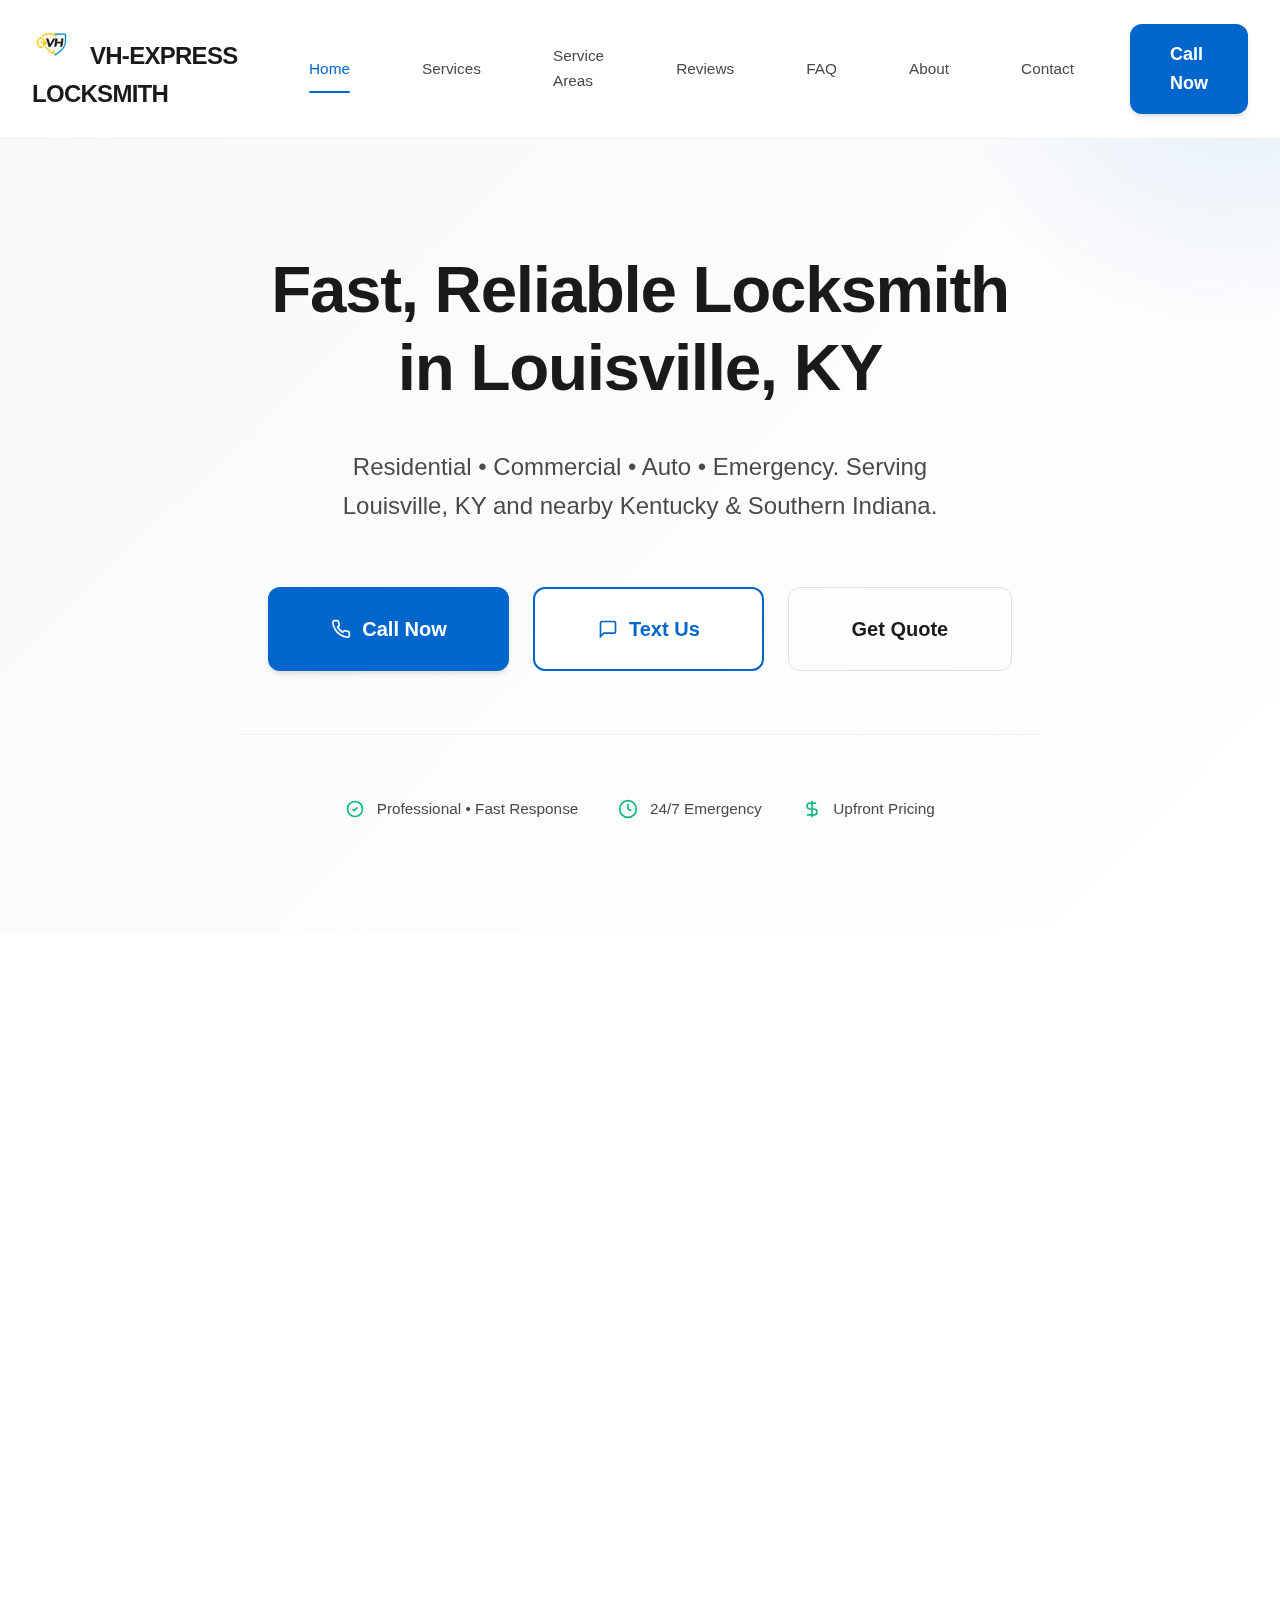
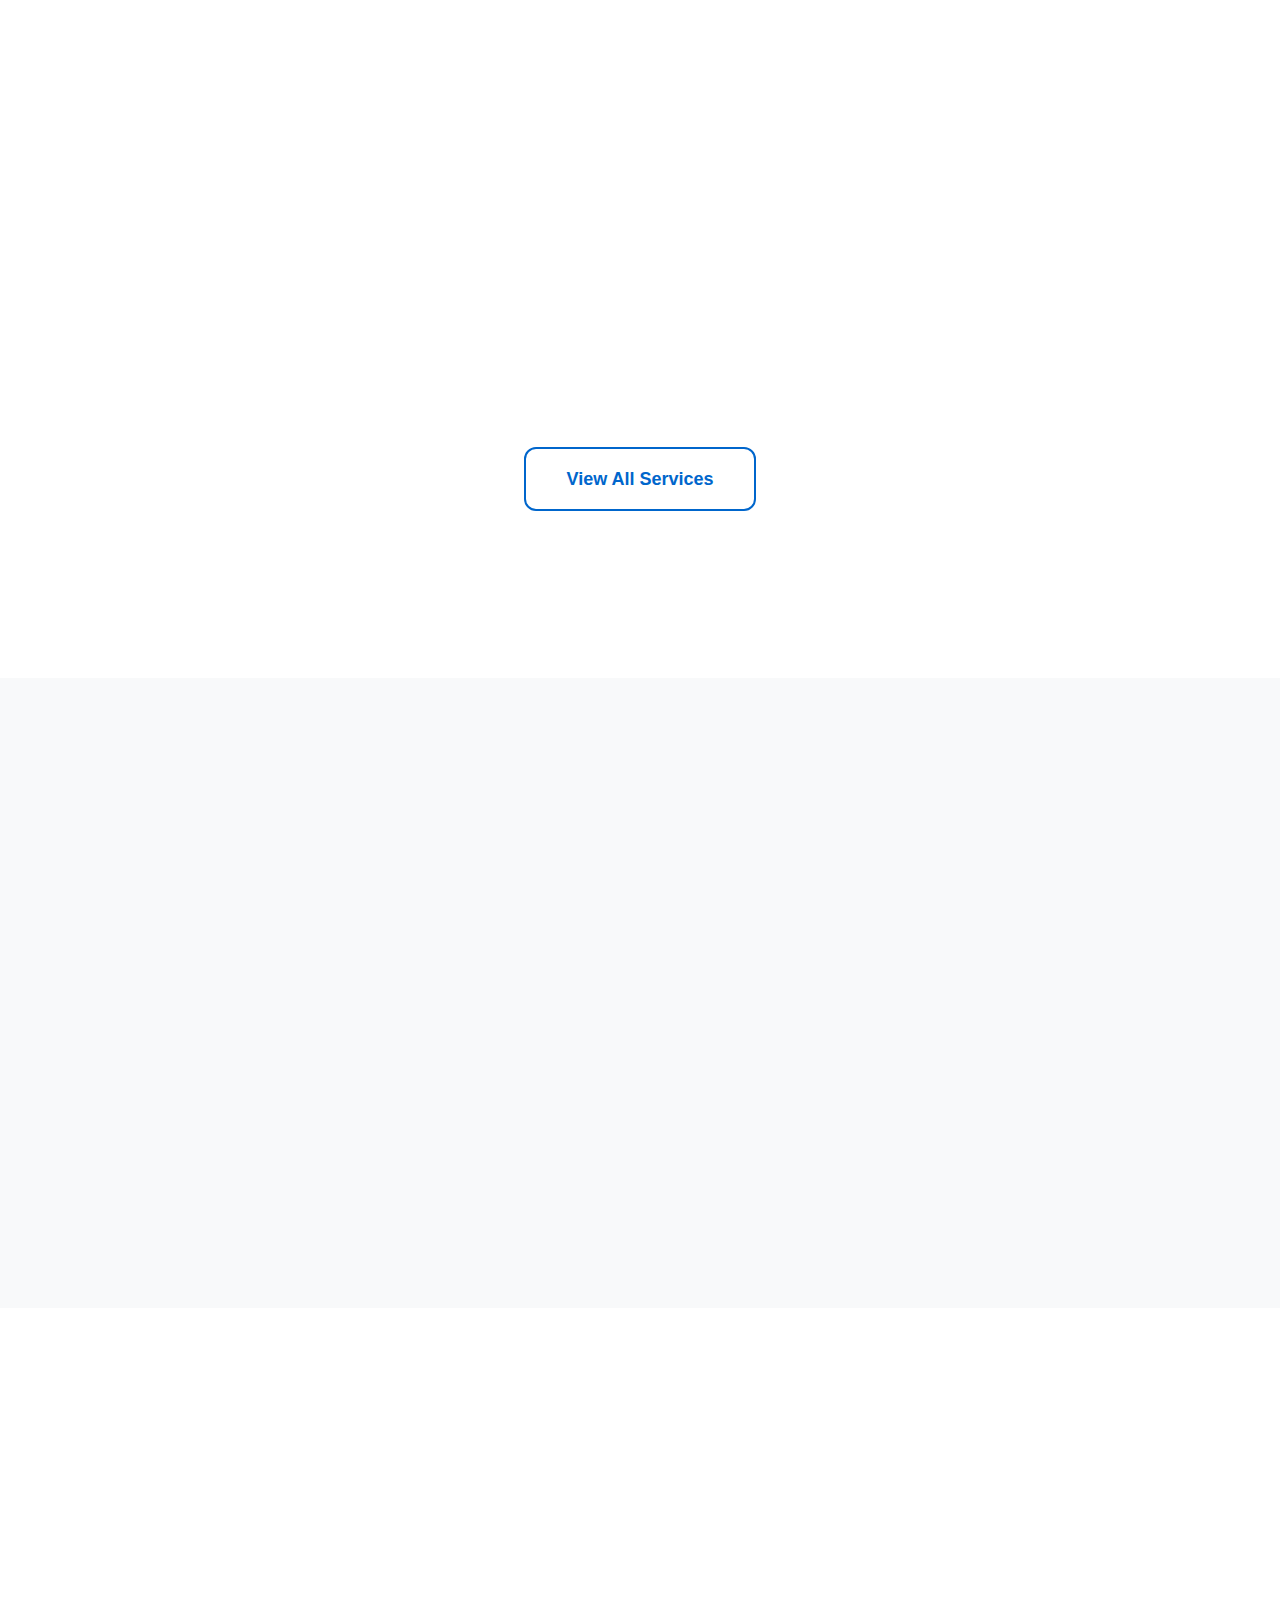
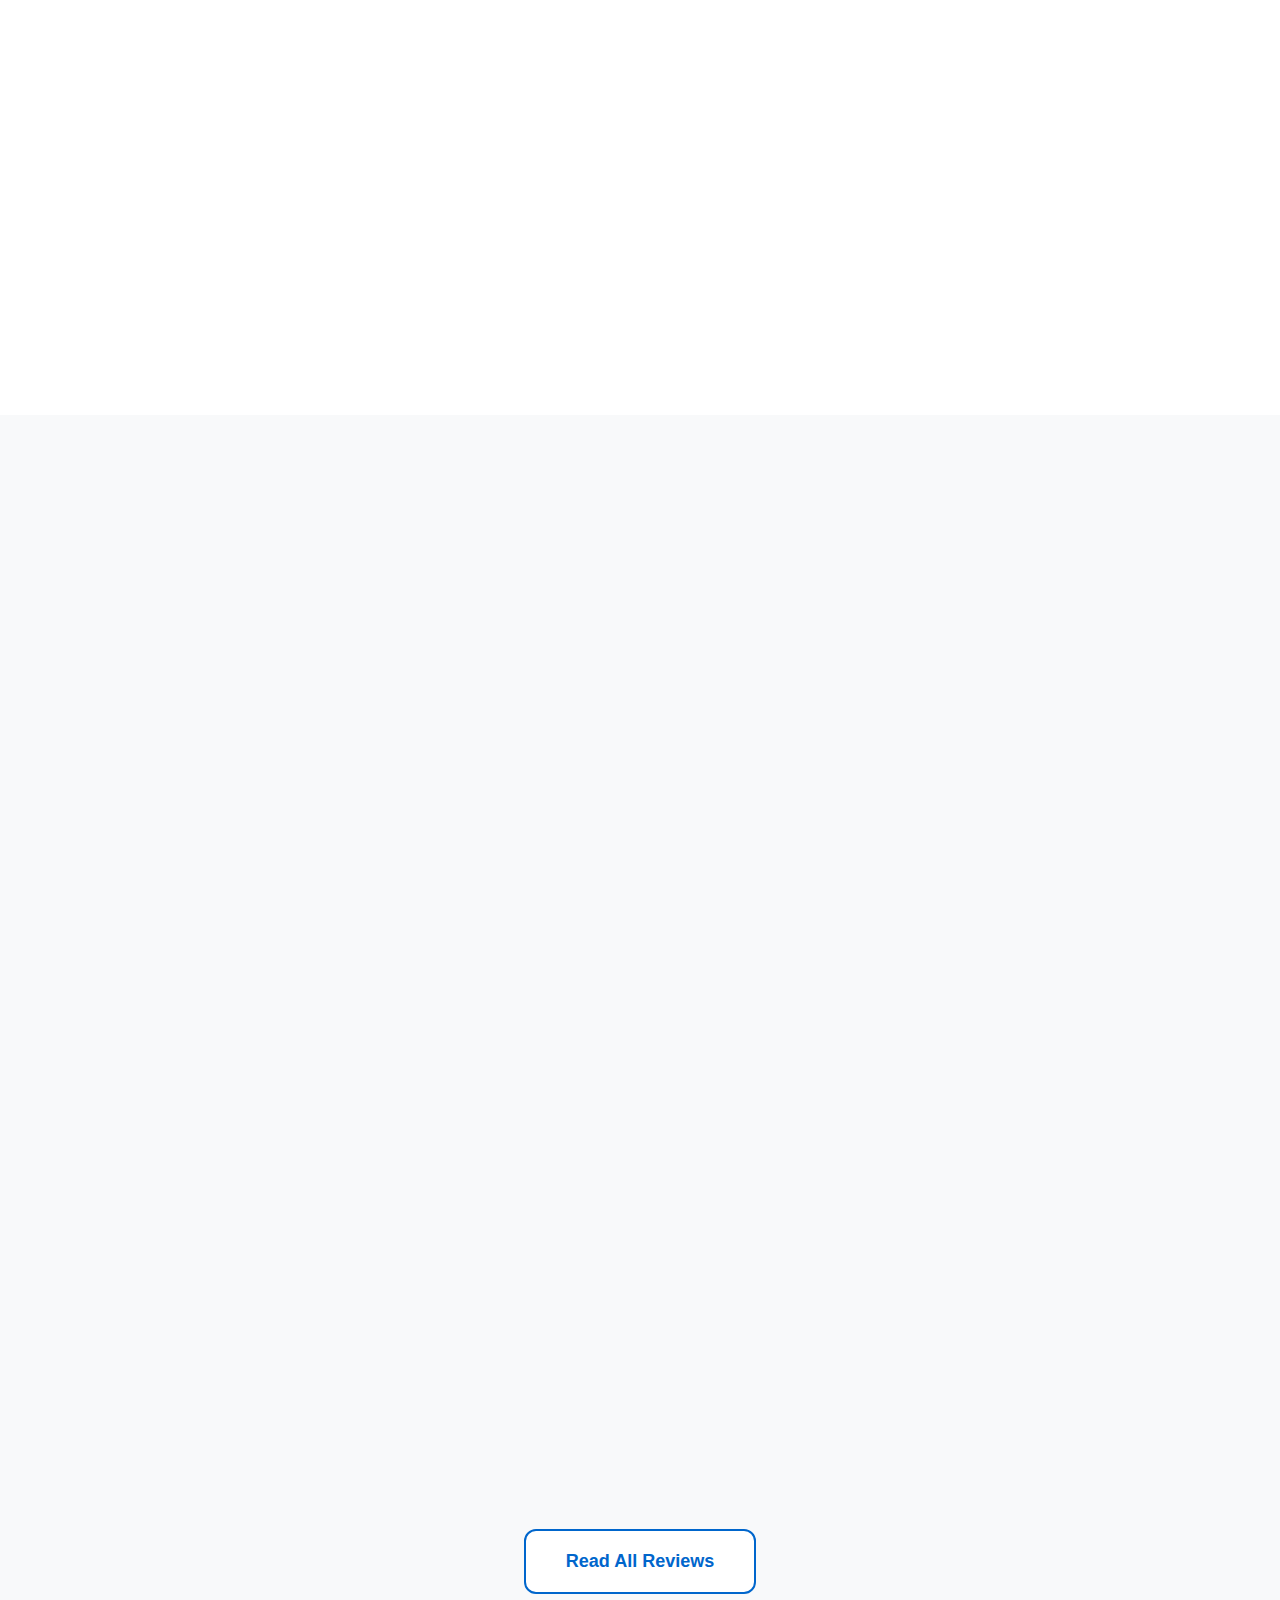
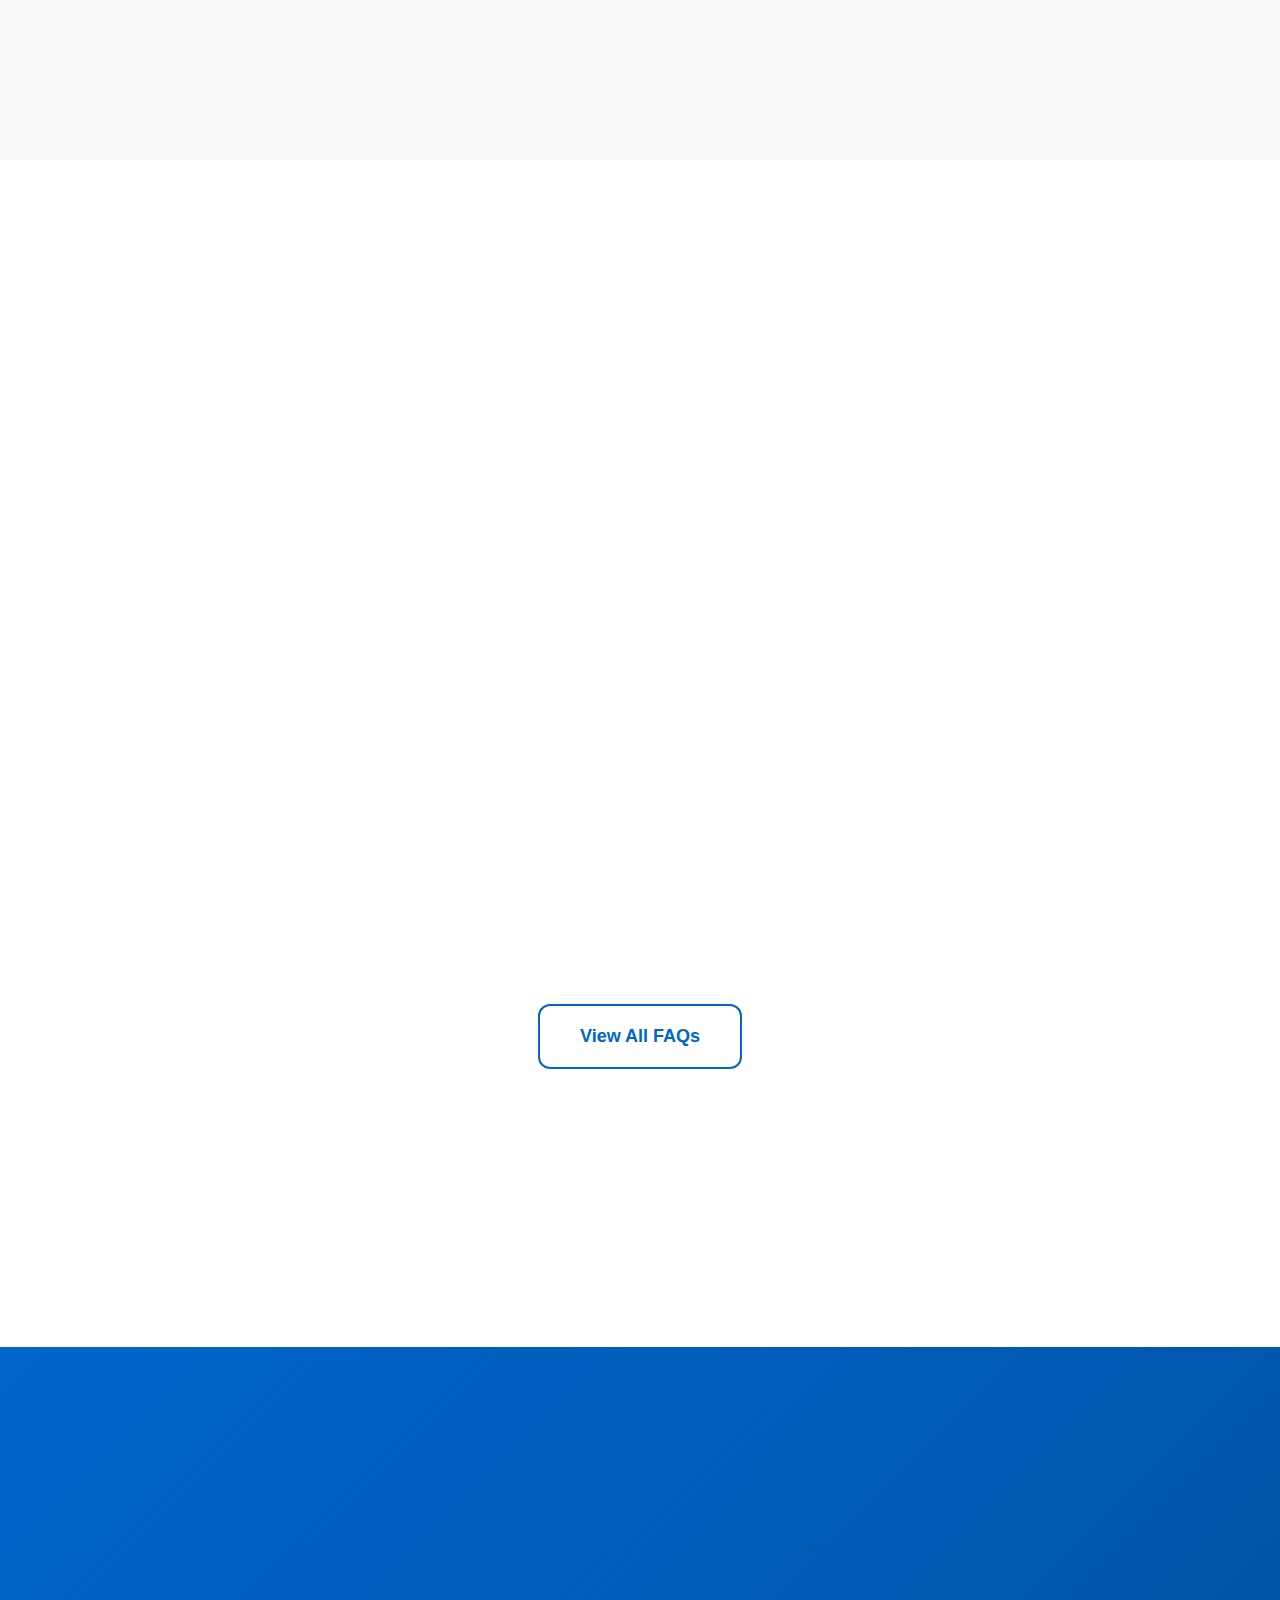
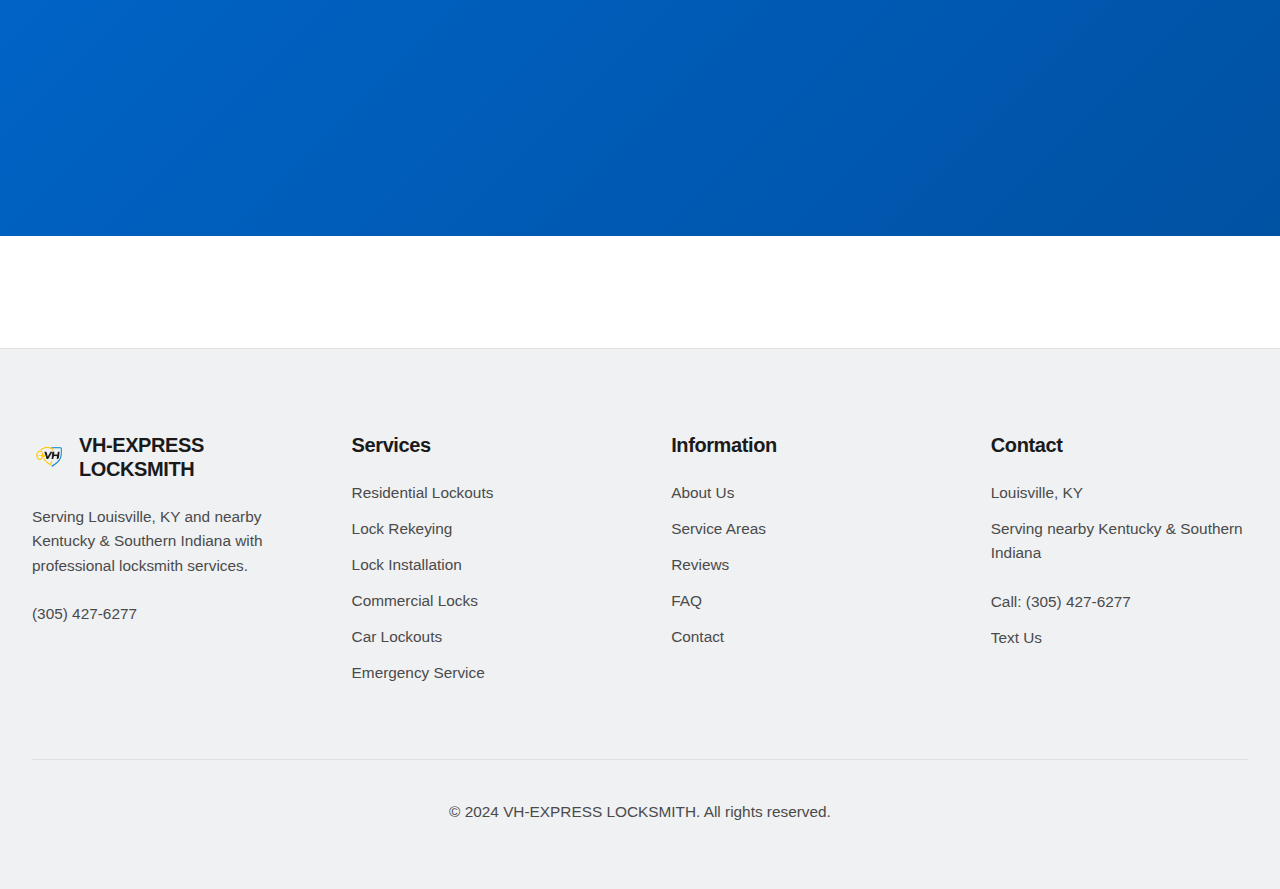
<file: index.html>
<!DOCTYPE html>
<html lang="en">
<head>
  <meta charset="UTF-8">
  <meta name="viewport" content="width=device-width, initial-scale=1.0">
  <meta name="description" content="Fast, reliable locksmith services in Louisville, KY. Residential, commercial, auto, and emergency locksmith. Serving Louisville and nearby Kentucky & Southern Indiana. 24/7 available.">
  <title>Fast, Reliable Locksmith in Louisville, KY | 24/7 Emergency Service</title>
  <link rel="canonical" href="https://yoursite.com/">
  
  <!-- Open Graph -->
  <meta property="og:title" content="Fast, Reliable Locksmith in Louisville, KY">
  <meta property="og:description" content="Professional locksmith services in Louisville, KY. Residential, commercial, auto, and emergency locksmith. 24/7 available.">
  <meta property="og:type" content="website">
  <meta property="og:url" content="https://yoursite.com/">
  
  <!-- Schema.org LocalBusiness -->
  <script type="application/ld+json">
  {
    "@context": "https://schema.org",
    "@type": "LocalBusiness",
    "@type": "Locksmith",
    "name": "VH-EXPRESS LOCKSMITH",
    "image": "https://yoursite.com/assets/images/logo.png",
    "telephone": "+13054276277",
    "address": {
      "@type": "PostalAddress",
      "addressLocality": "Louisville",
      "addressRegion": "KY",
      "addressCountry": "US"
    },
    "areaServed": [
      {
        "@type": "City",
        "name": "Louisville",
        "containedIn": {
          "@type": "State",
          "name": "Kentucky"
        }
      },
      {
        "@type": "State",
        "name": "Kentucky"
      },
      {
        "@type": "State",
        "name": "Indiana"
      }
    ],
    "url": "https://yoursite.com",
    "priceRange": "$$",
    "openingHoursSpecification": {
      "@type": "OpeningHoursSpecification",
      "dayOfWeek": [
        "Monday",
        "Tuesday",
        "Wednesday",
        "Thursday",
        "Friday",
        "Saturday",
        "Sunday"
      ],
      "opens": "00:00",
      "closes": "23:59"
    }
  }
  </script>
  
  <link rel="stylesheet" href="assets/styles.css">
  <link rel="stylesheet" href="assets/animations.css">
</head>
<body>
  <!-- Header -->
  <header class="header">
    <div class="header-inner">
      <a href="index.html" class="logo">
        <img src="assets/VS%20logo.png" alt="VH-EXPRESS LOCKSMITH" style="height: 40px; width: auto;">
        <span style="margin-left: 12px;">VH-EXPRESS LOCKSMITH</span>
      </a>
      <nav class="nav">
        <a href="index.html" class="nav-link active">Home</a>
        <a href="services.html" class="nav-link">Services</a>
        <a href="service-areas.html" class="nav-link">Service Areas</a>
        <a href="reviews.html" class="nav-link">Reviews</a>
        <a href="faq.html" class="nav-link">FAQ</a>
        <a href="about.html" class="nav-link">About</a>
        <a href="contact.html" class="nav-link">Contact</a>
        <a href="tel:+13054276277" class="btn btn-primary">Call Now</a>
      </nav>
      <button class="mobile-menu-toggle" aria-label="Toggle menu" aria-expanded="false">
        <svg width="24" height="24" viewBox="0 0 24 24" fill="none" stroke="currentColor" stroke-width="2">
          <path d="M3 12h18M3 6h18M3 18h18"/>
        </svg>
      </button>
    </div>
  </header>

  <!-- Hero -->
  <section class="hero parallax">
    <div class="container">
      <div class="hero-inner reveal">
        <h1 class="hero-title">Fast, Reliable Locksmith in Louisville, KY</h1>
        <p class="hero-subtitle">Residential • Commercial • Auto • Emergency. Serving Louisville, KY and nearby Kentucky & Southern Indiana.</p>
        <div class="hero-cta">
          <a href="tel:+13054276277" class="btn btn-primary btn-lg btn-press glow">
            <svg class="btn-icon" viewBox="0 0 24 24" fill="none" stroke="currentColor" stroke-width="2">
              <path d="M22 16.92v3a2 2 0 0 1-2.18 2 19.79 19.79 0 0 1-8.63-3.07 19.5 19.5 0 0 1-6-6 19.79 19.79 0 0 1-3.07-8.67A2 2 0 0 1 4.11 2h3a2 2 0 0 1 2 1.72 12.84 12.84 0 0 0 .7 2.81 2 2 0 0 1-.45 2.11L8.09 9.91a16 16 0 0 0 6 6l1.27-1.27a2 2 0 0 1 2.11-.45 12.84 12.84 0 0 0 2.81.7A2 2 0 0 1 22 16.92z"/>
            </svg>
            Call Now
          </a>
          <a href="sms:+13054276277?body=Hello, I need a locksmith callback in Louisville/KY/IN. My name is __. My address is __." class="btn btn-secondary btn-lg btn-press">
            <svg class="btn-icon" viewBox="0 0 24 24" fill="none" stroke="currentColor" stroke-width="2">
              <path d="M21 15a2 2 0 0 1-2 2H7l-4 4V5a2 2 0 0 1 2-2h14a2 2 0 0 1 2 2z"/>
            </svg>
            Text Us
          </a>
          <a href="#contact" class="btn btn-ghost btn-lg">Get Quote</a>
        </div>
        <div class="trust-badges">
          <div class="badge">
            <svg class="badge-icon" viewBox="0 0 24 24" fill="none" stroke="currentColor" stroke-width="2">
              <path d="M9 12l2 2 4-4m6 2a9 9 0 11-18 0 9 9 0 0118 0z"/>
            </svg>
            Professional • Fast Response
          </div>
          <div class="badge">
            <svg class="badge-icon" viewBox="0 0 24 24" fill="none" stroke="currentColor" stroke-width="2">
              <circle cx="12" cy="12" r="10"/><polyline points="12 6 12 12 16 14"/>
            </svg>
            24/7 Emergency
          </div>
          <div class="badge">
            <svg class="badge-icon" viewBox="0 0 24 24" fill="none" stroke="currentColor" stroke-width="2">
              <path d="M12 2v20M17 5H9.5a3.5 3.5 0 0 0 0 7h5a3.5 3.5 0 0 1 0 7H6"/>
            </svg>
            Upfront Pricing
          </div>
        </div>
      </div>
    </div>
  </section>

  <!-- Services Preview -->
  <section id="services" class="section">
    <div class="container">
      <div class="section-header reveal">
        <h2 class="section-title">Our Services</h2>
        <p class="section-subtitle">Comprehensive locksmith solutions for your home, business, and vehicle</p>
      </div>
      <div class="grid grid-3">
        <div class="card card-lift reveal-stagger">
          <svg class="card-icon" viewBox="0 0 24 24" fill="none" stroke="currentColor" stroke-width="2">
            <rect x="3" y="11" width="18" height="11" rx="2" ry="2"/><path d="M7 11V7a5 5 0 0 1 10 0v4"/>
          </svg>
          <h3 class="card-title">Residential Lockouts</h3>
          <p class="card-text">Fast, non-destructive entry when you're locked out of your home. We arrive quickly and get you back inside safely.</p>
          <a href="services.html#residential" class="card-cta">Learn more →</a>
        </div>
        <div class="card card-lift reveal-stagger">
          <svg class="card-icon" viewBox="0 0 24 24" fill="none" stroke="currentColor" stroke-width="2">
            <rect x="3" y="8" width="18" height="4" rx="1"/><path d="M12 8v13M8 12h8"/>
          </svg>
          <h3 class="card-title">Lock Rekeying</h3>
          <p class="card-text">Change your locks without replacing them. Perfect when moving in, after a key loss, or for added security.</p>
          <a href="services.html#rekeying" class="card-cta">Learn more →</a>
        </div>
        <div class="card card-lift reveal-stagger">
          <svg class="card-icon" viewBox="0 0 24 24" fill="none" stroke="currentColor" stroke-width="2">
            <rect x="3" y="11" width="18" height="11" rx="2" ry="2"/><path d="M7 11V7a5 5 0 0 1 10 0v4"/><circle cx="12" cy="16" r="1"/>
          </svg>
          <h3 class="card-title">Lock Installation</h3>
          <p class="card-text">Professional installation of new locks for doors, windows, and cabinets. We help you choose the right security solution.</p>
          <a href="services.html#installation" class="card-cta">Learn more →</a>
        </div>
        <div class="card card-lift reveal-stagger">
          <svg class="card-icon" viewBox="0 0 24 24" fill="none" stroke="currentColor" stroke-width="2">
            <rect x="3" y="4" width="18" height="18" rx="2" ry="2"/><path d="M9 9h6M9 15h6"/>
          </svg>
          <h3 class="card-title">Commercial Locks</h3>
          <p class="card-text">Business security solutions including access control, master key systems, and high-security locks for offices and retail.</p>
          <a href="services.html#commercial" class="card-cta">Learn more →</a>
        </div>
        <div class="card card-lift reveal-stagger">
          <svg class="card-icon" viewBox="0 0 24 24" fill="none" stroke="currentColor" stroke-width="2">
            <path d="M5 12h14M12 5l7 7-7 7"/>
          </svg>
          <h3 class="card-title">Car Lockouts</h3>
          <p class="card-text">Locked out of your vehicle? We provide fast, damage-free car door unlocking for all makes and models.</p>
          <a href="services.html#auto" class="card-cta">Learn more →</a>
        </div>
        <div class="card card-lift reveal-stagger">
          <svg class="card-icon" viewBox="0 0 24 24" fill="none" stroke="currentColor" stroke-width="2">
            <circle cx="12" cy="12" r="10"/><polyline points="12 6 12 12 16 14"/>
          </svg>
          <h3 class="card-title">Emergency Service</h3>
          <p class="card-text">24/7 emergency locksmith service. Available around the clock for urgent lockouts and security issues.</p>
          <a href="services.html#emergency" class="card-cta">Learn more →</a>
        </div>
      </div>
      <div class="section-header" style="margin-top: var(--space-xl);">
        <a href="services.html" class="btn btn-secondary">View All Services</a>
      </div>
    </div>
  </section>

  <!-- Service Areas Preview -->
  <section id="areas" class="section" style="background: var(--color-bg-light);">
    <div class="container">
      <div class="section-header reveal">
        <h2 class="section-title">Service Areas</h2>
        <p class="section-subtitle">Serving Louisville, KY and surrounding areas in Kentucky & Southern Indiana</p>
      </div>
      <div class="grid grid-2">
        <div class="card reveal-stagger">
          <h3 class="card-title">Louisville, KY</h3>
          <p class="card-text">Our primary service area includes all of Louisville and Jefferson County. Fast response times throughout the metro area.</p>
          <a href="service-areas.html#louisville" class="card-cta">View coverage →</a>
        </div>
        <div class="card reveal-stagger">
          <h3 class="card-title">Kentucky & Southern Indiana</h3>
          <p class="card-text">We also serve nearby communities in Kentucky and Southern Indiana. Call to confirm service availability in your area.</p>
          <a href="service-areas.html" class="card-cta">View all areas →</a>
        </div>
      </div>
    </div>
  </section>

  <!-- Why Us -->
  <section id="why-us" class="section">
    <div class="container">
      <div class="section-header reveal">
        <h2 class="section-title">Why Choose Us</h2>
        <p class="section-subtitle">Professional locksmith service you can trust</p>
      </div>
      <div class="grid grid-3">
        <div class="card reveal-stagger">
          <svg class="card-icon" viewBox="0 0 24 24" fill="none" stroke="currentColor" stroke-width="2">
            <circle cx="12" cy="12" r="10"/><polyline points="12 6 12 12 16 14"/>
          </svg>
          <h3 class="card-title">Fast Response</h3>
          <p class="card-text">We understand that lockouts are urgent. Our team responds quickly to get you back on track as soon as possible.</p>
        </div>
        <div class="card reveal-stagger">
          <svg class="card-icon" viewBox="0 0 24 24" fill="none" stroke="currentColor" stroke-width="2">
            <path d="M12 2v20M17 5H9.5a3.5 3.5 0 0 0 0 7h5a3.5 3.5 0 0 1 0 7H6"/>
          </svg>
          <h3 class="card-title">Transparent Pricing</h3>
          <p class="card-text">No hidden fees or surprises. We provide upfront pricing before starting any work, so you know exactly what to expect.</p>
        </div>
        <div class="card reveal-stagger">
          <svg class="card-icon" viewBox="0 0 24 24" fill="none" stroke="currentColor" stroke-width="2">
            <path d="M12 22s8-4 8-10V5l-8-3-8 3v7c0 6 8 10 8 10z"/>
          </svg>
          <h3 class="card-title">Local Service</h3>
          <p class="card-text">We're a local Louisville locksmith, committed to serving our community with reliable, professional service.</p>
        </div>
      </div>
    </div>
  </section>

  <!-- Reviews Preview -->
  <section id="reviews" class="section" style="background: var(--color-bg-light);">
    <div class="container">
      <div class="section-header reveal">
        <h2 class="section-title">Customer Reviews</h2>
        <p class="section-subtitle">What our customers say about our service</p>
      </div>
      <div class="grid grid-3">
        <div class="review-card reveal-stagger">
          <div class="review-stars">
            <svg width="20" height="20" viewBox="0 0 24 24" fill="currentColor"><path d="M12 2l3.09 6.26L22 9.27l-5 4.87 1.18 6.88L12 17.77l-6.18 3.25L7 14.14 2 9.27l6.91-1.01L12 2z"/></svg>
            <svg width="20" height="20" viewBox="0 0 24 24" fill="currentColor"><path d="M12 2l3.09 6.26L22 9.27l-5 4.87 1.18 6.88L12 17.77l-6.18 3.25L7 14.14 2 9.27l6.91-1.01L12 2z"/></svg>
            <svg width="20" height="20" viewBox="0 0 24 24" fill="currentColor"><path d="M12 2l3.09 6.26L22 9.27l-5 4.87 1.18 6.88L12 17.77l-6.18 3.25L7 14.14 2 9.27l6.91-1.01L12 2z"/></svg>
            <svg width="20" height="20" viewBox="0 0 24 24" fill="currentColor"><path d="M12 2l3.09 6.26L22 9.27l-5 4.87 1.18 6.88L12 17.77l-6.18 3.25L7 14.14 2 9.27l6.91-1.01L12 2z"/></svg>
            <svg width="20" height="20" viewBox="0 0 24 24" fill="currentColor"><path d="M12 2l3.09 6.26L22 9.27l-5 4.87 1.18 6.88L12 17.77l-6.18 3.25L7 14.14 2 9.27l6.91-1.01L12 2z"/></svg>
          </div>
          <p class="review-text">"Locked myself out at 10 PM on a Friday. Called and they were here in 25 minutes. Professional, friendly, and got me back inside quickly. Highly recommend!"</p>
          <p class="review-author">— Sarah M., Louisville</p>
        </div>
        <div class="review-card reveal-stagger">
          <div class="review-stars">
            <svg width="20" height="20" viewBox="0 0 24 24" fill="currentColor"><path d="M12 2l3.09 6.26L22 9.27l-5 4.87 1.18 6.88L12 17.77l-6.18 3.25L7 14.14 2 9.27l6.91-1.01L12 2z"/></svg>
            <svg width="20" height="20" viewBox="0 0 24 24" fill="currentColor"><path d="M12 2l3.09 6.26L22 9.27l-5 4.87 1.18 6.88L12 17.77l-6.18 3.25L7 14.14 2 9.27l6.91-1.01L12 2z"/></svg>
            <svg width="20" height="20" viewBox="0 0 24 24" fill="currentColor"><path d="M12 2l3.09 6.26L22 9.27l-5 4.87 1.18 6.88L12 17.77l-6.18 3.25L7 14.14 2 9.27l6.91-1.01L12 2z"/></svg>
            <svg width="20" height="20" viewBox="0 0 24 24" fill="currentColor"><path d="M12 2l3.09 6.26L22 9.27l-5 4.87 1.18 6.88L12 17.77l-6.18 3.25L7 14.14 2 9.27l6.91-1.01L12 2z"/></svg>
            <svg width="20" height="20" viewBox="0 0 24 24" fill="currentColor"><path d="M12 2l3.09 6.26L22 9.27l-5 4.87 1.18 6.88L12 17.77l-6.18 3.25L7 14.14 2 9.27l6.91-1.01L12 2z"/></svg>
          </div>
          <p class="review-text">"Needed to rekey all the locks after buying our new house. They explained everything clearly, gave me a fair price upfront, and did excellent work. Very satisfied."</p>
          <p class="review-author">— James T., Jefferson County</p>
        </div>
        <div class="review-card reveal-stagger">
          <div class="review-stars">
            <svg width="20" height="20" viewBox="0 0 24 24" fill="currentColor"><path d="M12 2l3.09 6.26L22 9.27l-5 4.87 1.18 6.88L12 17.77l-6.18 3.25L7 14.14 2 9.27l6.91-1.01L12 2z"/></svg>
            <svg width="20" height="20" viewBox="0 0 24 24" fill="currentColor"><path d="M12 2l3.09 6.26L22 9.27l-5 4.87 1.18 6.88L12 17.77l-6.18 3.25L7 14.14 2 9.27l6.91-1.01L12 2z"/></svg>
            <svg width="20" height="20" viewBox="0 0 24 24" fill="currentColor"><path d="M12 2l3.09 6.26L22 9.27l-5 4.87 1.18 6.88L12 17.77l-6.18 3.25L7 14.14 2 9.27l6.91-1.01L12 2z"/></svg>
            <svg width="20" height="20" viewBox="0 0 24 24" fill="currentColor"><path d="M12 2l3.09 6.26L22 9.27l-5 4.87 1.18 6.88L12 17.77l-6.18 3.25L7 14.14 2 9.27l6.91-1.01L12 2z"/></svg>
            <svg width="20" height="20" viewBox="0 0 24 24" fill="currentColor"><path d="M12 2l3.09 6.26L22 9.27l-5 4.87 1.18 6.88L12 17.77l-6.18 3.25L7 14.14 2 9.27l6.91-1.01L12 2z"/></svg>
          </div>
          <p class="review-text">"Car lockout service was fantastic. They arrived quickly and got my door open without any damage. Professional and reasonably priced. Will call again if needed."</p>
          <p class="review-author">— Michael R., Louisville</p>
        </div>
        <div class="review-card reveal-stagger">
          <div class="review-stars">
            <svg width="20" height="20" viewBox="0 0 24 24" fill="currentColor"><path d="M12 2l3.09 6.26L22 9.27l-5 4.87 1.18 6.88L12 17.77l-6.18 3.25L7 14.14 2 9.27l6.91-1.01L12 2z"/></svg>
            <svg width="20" height="20" viewBox="0 0 24 24" fill="currentColor"><path d="M12 2l3.09 6.26L22 9.27l-5 4.87 1.18 6.88L12 17.77l-6.18 3.25L7 14.14 2 9.27l6.91-1.01L12 2z"/></svg>
            <svg width="20" height="20" viewBox="0 0 24 24" fill="currentColor"><path d="M12 2l3.09 6.26L22 9.27l-5 4.87 1.18 6.88L12 17.77l-6.18 3.25L7 14.14 2 9.27l6.91-1.01L12 2z"/></svg>
            <svg width="20" height="20" viewBox="0 0 24 24" fill="currentColor"><path d="M12 2l3.09 6.26L22 9.27l-5 4.87 1.18 6.88L12 17.77l-6.18 3.25L7 14.14 2 9.27l6.91-1.01L12 2z"/></svg>
            <svg width="20" height="20" viewBox="0 0 24 24" fill="currentColor"><path d="M12 2l3.09 6.26L22 9.27l-5 4.87 1.18 6.88L12 17.77l-6.18 3.25L7 14.14 2 9.27l6.91-1.01L12 2z"/></svg>
          </div>
          <p class="review-text">"Great experience from start to finish. They installed new locks on our office doors and set up a master key system. Clean work, on time, fair pricing."</p>
          <p class="review-author">— Lisa K., Louisville</p>
        </div>
        <div class="review-card reveal-stagger">
          <div class="review-stars">
            <svg width="20" height="20" viewBox="0 0 24 24" fill="currentColor"><path d="M12 2l3.09 6.26L22 9.27l-5 4.87 1.18 6.88L12 17.77l-6.18 3.25L7 14.14 2 9.27l6.91-1.01L12 2z"/></svg>
            <svg width="20" height="20" viewBox="0 0 24 24" fill="currentColor"><path d="M12 2l3.09 6.26L22 9.27l-5 4.87 1.18 6.88L12 17.77l-6.18 3.25L7 14.14 2 9.27l6.91-1.01L12 2z"/></svg>
            <svg width="20" height="20" viewBox="0 0 24 24" fill="currentColor"><path d="M12 2l3.09 6.26L22 9.27l-5 4.87 1.18 6.88L12 17.77l-6.18 3.25L7 14.14 2 9.27l6.91-1.01L12 2z"/></svg>
            <svg width="20" height="20" viewBox="0 0 24 24" fill="currentColor"><path d="M12 2l3.09 6.26L22 9.27l-5 4.87 1.18 6.88L12 17.77l-6.18 3.25L7 14.14 2 9.27l6.91-1.01L12 2z"/></svg>
            <svg width="20" height="20" viewBox="0 0 24 24" fill="currentColor"><path d="M12 2l3.09 6.26L22 9.27l-5 4.87 1.18 6.88L12 17.77l-6.18 3.25L7 14.14 2 9.27l6.91-1.01L12 2z"/></svg>
          </div>
          <p class="review-text">"Emergency lockout at 2 AM. They answered immediately and were at my location within 30 minutes. Professional service when I needed it most. Thank you!"</p>
          <p class="review-author">— David W., Southern Indiana</p>
        </div>
        <div class="review-card reveal-stagger">
          <div class="review-stars">
            <svg width="20" height="20" viewBox="0 0 24 24" fill="currentColor"><path d="M12 2l3.09 6.26L22 9.27l-5 4.87 1.18 6.88L12 17.77l-6.18 3.25L7 14.14 2 9.27l6.91-1.01L12 2z"/></svg>
            <svg width="20" height="20" viewBox="0 0 24 24" fill="currentColor"><path d="M12 2l3.09 6.26L22 9.27l-5 4.87 1.18 6.88L12 17.77l-6.18 3.25L7 14.14 2 9.27l6.91-1.01L12 2z"/></svg>
            <svg width="20" height="20" viewBox="0 0 24 24" fill="currentColor"><path d="M12 2l3.09 6.26L22 9.27l-5 4.87 1.18 6.88L12 17.77l-6.18 3.25L7 14.14 2 9.27l6.91-1.01L12 2z"/></svg>
            <svg width="20" height="20" viewBox="0 0 24 24" fill="currentColor"><path d="M12 2l3.09 6.26L22 9.27l-5 4.87 1.18 6.88L12 17.77l-6.18 3.25L7 14.14 2 9.27l6.91-1.01L12 2z"/></svg>
            <svg width="20" height="20" viewBox="0 0 24 24" fill="currentColor"><path d="M12 2l3.09 6.26L22 9.27l-5 4.87 1.18 6.88L12 17.77l-6.18 3.25L7 14.14 2 9.27l6.91-1.01L12 2z"/></svg>
          </div>
          <p class="review-text">"Fixed a broken lock on my front door. Quick service, fair price, and they explained what was wrong and how they fixed it. Very professional."</p>
          <p class="review-author">— Jennifer H., Louisville</p>
        </div>
      </div>
      <div class="section-header" style="margin-top: var(--space-xl);">
        <a href="reviews.html" class="btn btn-secondary">Read All Reviews</a>
      </div>
    </div>
  </section>

  <!-- FAQ Preview -->
  <section id="faq" class="section">
    <div class="container">
      <div class="section-header reveal">
        <h2 class="section-title">Frequently Asked Questions</h2>
        <p class="section-subtitle">Common questions about our locksmith services</p>
      </div>
      <div style="max-width: 800px; margin: 0 auto;">
        <div class="faq-item reveal-stagger">
          <button class="faq-question" aria-expanded="false">
            <span>How quickly can you respond to a lockout?</span>
            <svg class="faq-icon" viewBox="0 0 24 24" fill="none" stroke="currentColor" stroke-width="2">
              <polyline points="6 9 12 15 18 9"/>
            </svg>
          </button>
          <div class="faq-answer">
            <div class="faq-answer-content">
              <p>We aim to arrive at your location within 30-45 minutes for most areas in Louisville. Response times may vary based on your location and current call volume. For emergency situations, we prioritize urgent cases.</p>
            </div>
          </div>
        </div>
        <div class="faq-item reveal-stagger">
          <button class="faq-question" aria-expanded="false">
            <span>Do you provide upfront pricing?</span>
            <svg class="faq-icon" viewBox="0 0 24 24" fill="none" stroke="currentColor" stroke-width="2">
              <polyline points="6 9 12 15 18 9"/>
            </svg>
          </button>
          <div class="faq-answer">
            <div class="faq-answer-content">
              <p>Yes, we provide transparent pricing before starting any work. We'll explain the service needed and give you a clear estimate. There are no hidden fees or surprises.</p>
            </div>
          </div>
        </div>
        <div class="faq-item reveal-stagger">
          <button class="faq-question" aria-expanded="false">
            <span>Are you available 24/7 for emergencies?</span>
            <svg class="faq-icon" viewBox="0 0 24 24" fill="none" stroke="currentColor" stroke-width="2">
              <polyline points="6 9 12 15 18 9"/>
            </svg>
          </button>
          <div class="faq-answer">
            <div class="faq-answer-content">
              <p>Yes, we offer 24/7 emergency locksmith service. Whether you're locked out at 2 AM or need urgent security assistance, we're available around the clock.</p>
            </div>
          </div>
        </div>
        <div class="faq-item reveal-stagger">
          <button class="faq-question" aria-expanded="false">
            <span>What areas do you serve?</span>
            <svg class="faq-icon" viewBox="0 0 24 24" fill="none" stroke="currentColor" stroke-width="2">
              <polyline points="6 9 12 15 18 9"/>
            </svg>
          </button>
          <div class="faq-answer">
            <div class="faq-answer-content">
              <p>We primarily serve Louisville, KY and Jefferson County, as well as nearby areas in Kentucky and Southern Indiana. Call or text us to confirm service availability in your specific location.</p>
            </div>
          </div>
        </div>
      </div>
      <div class="section-header" style="margin-top: var(--space-xl);">
        <a href="faq.html" class="btn btn-secondary">View All FAQs</a>
      </div>
    </div>
  </section>

  <!-- Final CTA -->
  <section id="contact" class="cta-section">
    <div class="container">
      <div class="reveal">
        <h2>Need a Locksmith? We're Here to Help</h2>
        <p>Call or text us now for fast, reliable locksmith service in Louisville and surrounding areas.</p>
        <div style="display: flex; gap: var(--space-md); justify-content: center; flex-wrap: wrap;">
          <a href="tel:+13054276277" class="btn btn-lg" style="background: white; color: var(--color-primary);">Call (305) 427-6277</a>
          <a href="sms:+13054276277?body=Hello, I need a locksmith callback in Louisville/KY/IN. My name is __. My address is __." class="btn btn-lg" style="background: rgba(255,255,255,0.2); color: white; border: 2px solid white;">Text Us</a>
          <a href="contact.html" class="btn btn-lg" style="background: rgba(255,255,255,0.2); color: white; border: 2px solid white;">Get a Quote</a>
        </div>
      </div>
    </div>
  </section>

  <!-- Footer -->
  <footer class="footer">
    <div class="footer-inner">
      <div class="footer-content">
        <div class="footer-section">
          <div style="display: flex; align-items: center; gap: 12px; margin-bottom: var(--space-md);">
            <img src="assets/VS%20logo.png" alt="VH-EXPRESS LOCKSMITH" style="height: 35px; width: auto;">
            <h4 style="margin: 0;">VH-EXPRESS LOCKSMITH</h4>
          </div>
          <p>Serving Louisville, KY and nearby Kentucky & Southern Indiana with professional locksmith services.</p>
          <p style="margin-top: var(--space-md);">
            <a href="tel:+13054276277">(305) 427-6277</a>
          </p>
        </div>
        <div class="footer-section">
          <h4>Services</h4>
          <a href="services.html#residential">Residential Lockouts</a>
          <a href="services.html#rekeying">Lock Rekeying</a>
          <a href="services.html#installation">Lock Installation</a>
          <a href="services.html#commercial">Commercial Locks</a>
          <a href="services.html#auto">Car Lockouts</a>
          <a href="services.html#emergency">Emergency Service</a>
        </div>
        <div class="footer-section">
          <h4>Information</h4>
          <a href="about.html">About Us</a>
          <a href="service-areas.html">Service Areas</a>
          <a href="reviews.html">Reviews</a>
          <a href="faq.html">FAQ</a>
          <a href="contact.html">Contact</a>
        </div>
        <div class="footer-section">
          <h4>Contact</h4>
          <p>Louisville, KY</p>
          <p>Serving nearby Kentucky & Southern Indiana</p>
          <p style="margin-top: var(--space-md);">
            <a href="tel:+13054276277">Call: (305) 427-6277</a>
          </p>
          <p>
            <a href="sms:+13054276277?body=Hello, I need a locksmith callback in Louisville/KY/IN. My name is __. My address is __.">Text Us</a>
          </p>
        </div>
      </div>
      <div class="footer-bottom">
        <p>&copy; 2024 VH-EXPRESS LOCKSMITH. All rights reserved.</p>
      </div>
    </div>
  </footer>

  <!-- Floating CTA (Mobile) -->
  <div class="floating-cta">
    <a href="tel:+13054276277" class="btn btn-primary">Call</a>
    <a href="sms:+13054276277?body=Hello, I need a locksmith callback in Louisville/KY/IN. My name is __. My address is __." class="btn btn-secondary">Text</a>
  </div>

  <script src="assets/main.js"></script>
</body>
</html>
</file>
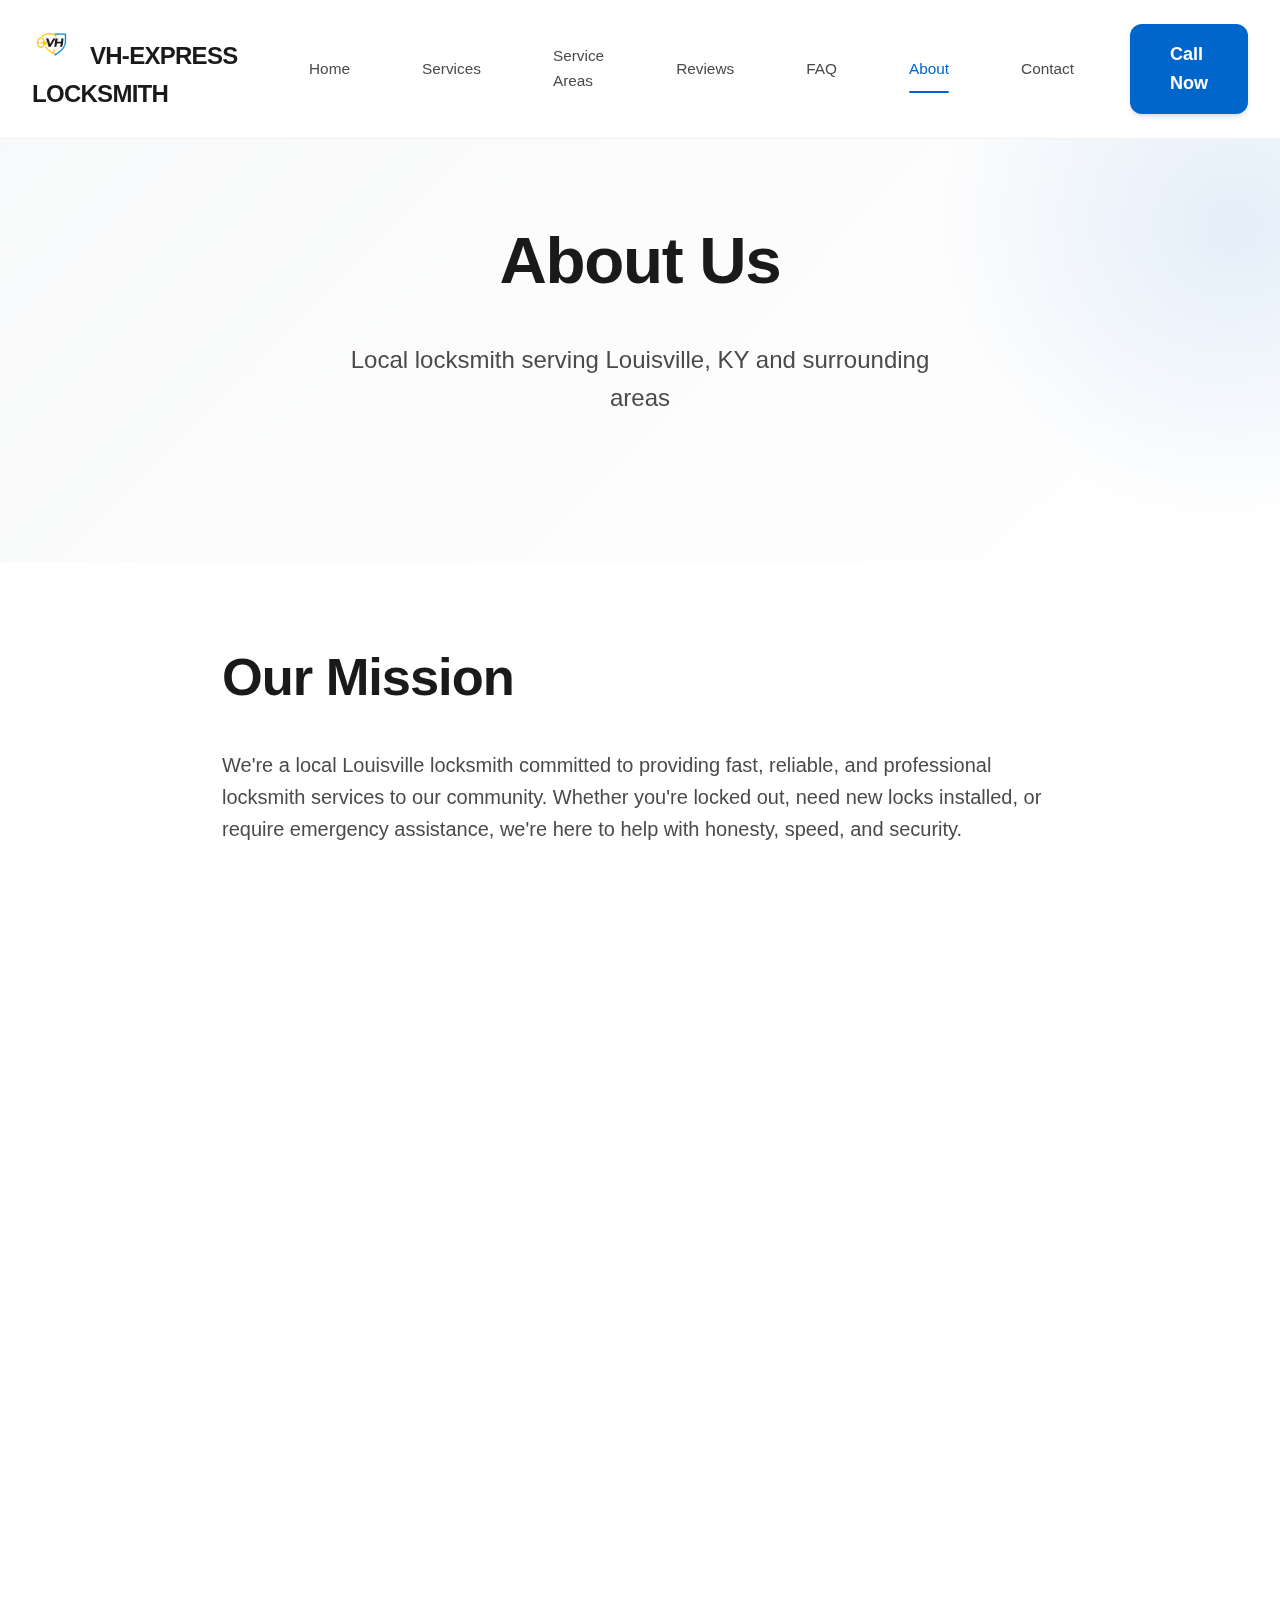
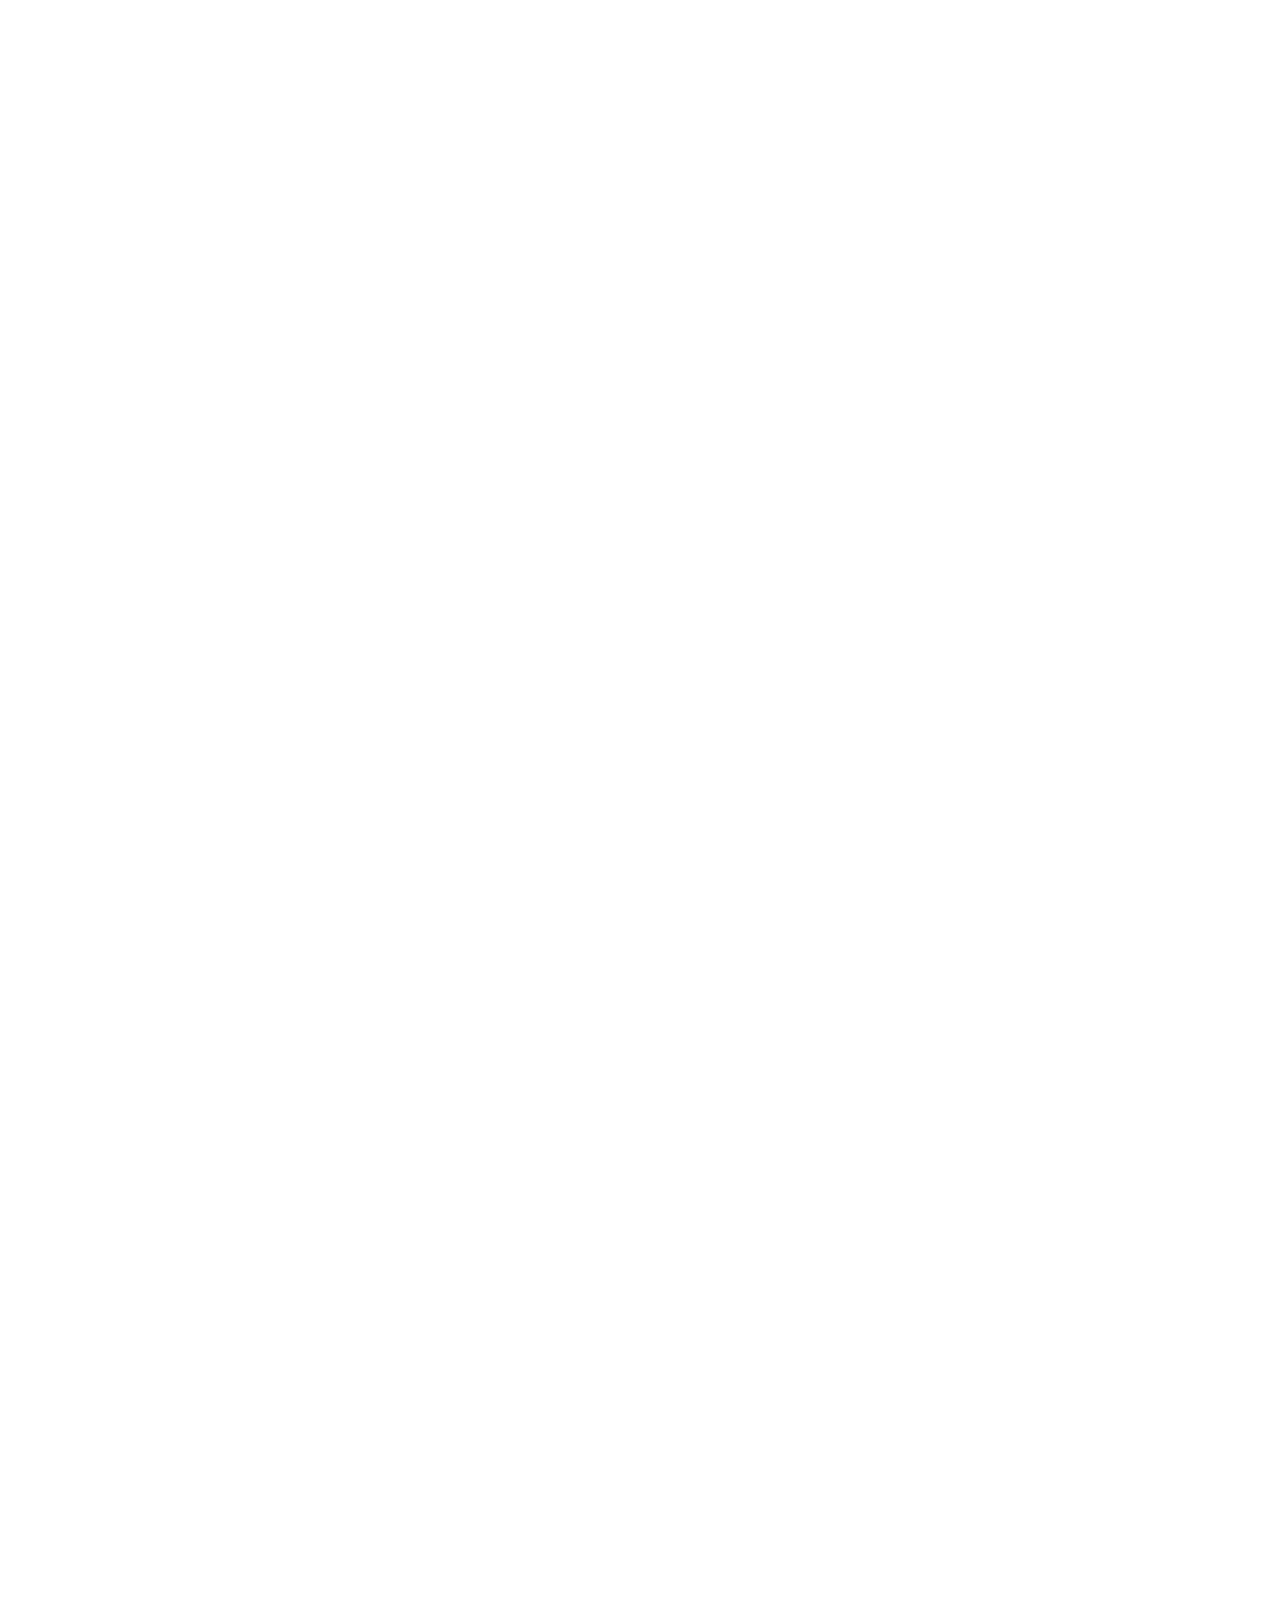
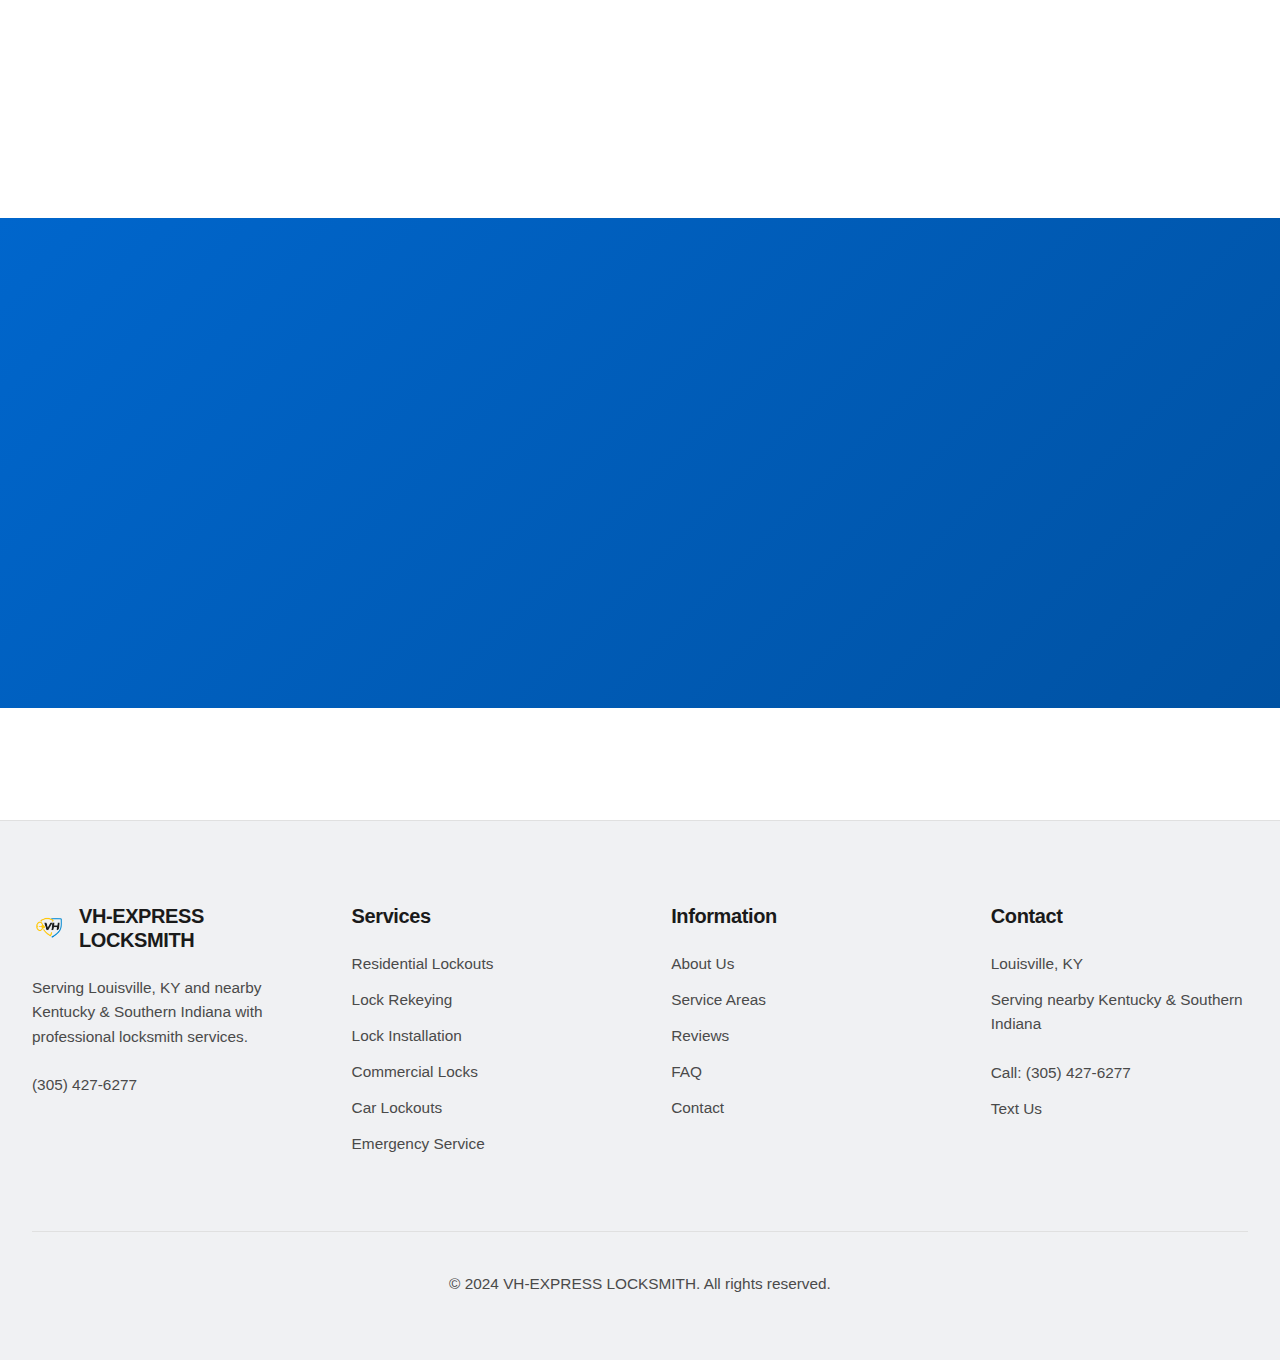
<file: about.html>
<!DOCTYPE html>
<html lang="en">
<head>
  <meta charset="UTF-8">
  <meta name="viewport" content="width=device-width, initial-scale=1.0">
  <meta name="description" content="Local locksmith serving Louisville, KY and surrounding areas. Professional, reliable locksmith service with fast response times and transparent pricing.">
  <title>About Us | Local Locksmith in Louisville, KY</title>
  <link rel="canonical" href="https://yoursite.com/about.html">
  
  <meta property="og:title" content="About Us - VH-EXPRESS LOCKSMITH">
  <meta property="og:description" content="Local locksmith serving Louisville, KY and surrounding areas. Professional, reliable service with fast response times.">
  <meta property="og:type" content="website">
  <meta property="og:url" content="https://yoursite.com/about.html">
  
  <link rel="stylesheet" href="assets/styles.css">
  <link rel="stylesheet" href="assets/animations.css">
</head>
<body>
  <header class="header">
    <div class="header-inner">
      <a href="index.html" class="logo">
        <img src="assets/VS%20logo.png" alt="VH-EXPRESS LOCKSMITH" style="height: 40px; width: auto;">
        <span style="margin-left: 12px;">VH-EXPRESS LOCKSMITH</span>
      </a>
      <nav class="nav">
        <a href="index.html" class="nav-link">Home</a>
        <a href="services.html" class="nav-link">Services</a>
        <a href="service-areas.html" class="nav-link">Service Areas</a>
        <a href="reviews.html" class="nav-link">Reviews</a>
        <a href="faq.html" class="nav-link">FAQ</a>
        <a href="about.html" class="nav-link active">About</a>
        <a href="contact.html" class="nav-link">Contact</a>
        <a href="tel:+13054276277" class="btn btn-primary">Call Now</a>
      </nav>
      <button class="mobile-menu-toggle" aria-label="Toggle menu" aria-expanded="false">
        <svg width="24" height="24" viewBox="0 0 24 24" fill="none" stroke="currentColor" stroke-width="2">
          <path d="M3 12h18M3 6h18M3 18h18"/>
        </svg>
      </button>
    </div>
  </header>

  <section class="hero" style="padding: var(--space-2xl) 0;">
    <div class="container">
      <div class="hero-inner reveal">
        <h1 class="hero-title">About Us</h1>
        <p class="hero-subtitle">Local locksmith serving Louisville, KY and surrounding areas</p>
      </div>
    </div>
  </section>

  <section class="section">
    <div class="container" style="max-width: 900px;">
      <div class="reveal">
        <h2 style="margin-bottom: var(--space-lg);">Our Mission</h2>
        <p style="font-size: var(--text-lg); color: var(--color-text-light); margin-bottom: var(--space-xl);">We're a local Louisville locksmith committed to providing fast, reliable, and professional locksmith services to our community. Whether you're locked out, need new locks installed, or require emergency assistance, we're here to help with honesty, speed, and security.</p>
      </div>

      <div class="section-header reveal" style="margin-top: var(--space-3xl);">
        <h2 class="section-title">Our Values</h2>
      </div>
      <div class="grid grid-3" style="margin-top: var(--space-xl);">
        <div class="card reveal-stagger">
          <svg class="card-icon" viewBox="0 0 24 24" fill="none" stroke="currentColor" stroke-width="2">
            <path d="M12 22s8-4 8-10V5l-8-3-8 3v7c0 6 8 10 8 10z"/>
          </svg>
          <h3 class="card-title">Honesty</h3>
          <p class="card-text">We believe in transparent communication and upfront pricing. No hidden fees, no surprises—just honest service you can trust.</p>
        </div>
        <div class="card reveal-stagger">
          <svg class="card-icon" viewBox="0 0 24 24" fill="none" stroke="currentColor" stroke-width="2">
            <circle cx="12" cy="12" r="10"/><polyline points="12 6 12 12 16 14"/>
          </svg>
          <h3 class="card-title">Speed</h3>
          <p class="card-text">We understand that lockouts and security issues are urgent. Our team responds quickly to get you back on track as soon as possible.</p>
        </div>
        <div class="card reveal-stagger">
          <svg class="card-icon" viewBox="0 0 24 24" fill="none" stroke="currentColor" stroke-width="2">
            <rect x="3" y="11" width="18" height="11" rx="2" ry="2"/><path d="M7 11V7a5 5 0 0 1 10 0v4"/>
          </svg>
          <h3 class="card-title">Security</h3>
          <p class="card-text">Your safety and security are our top priorities. We use professional techniques and quality hardware to ensure your property is properly secured.</p>
        </div>
      </div>

      <div class="section-header reveal" style="margin-top: var(--space-3xl);">
        <h2 class="section-title">What to Expect</h2>
      </div>
      <div style="margin-top: var(--space-xl);">
        <div class="card reveal-stagger" style="margin-bottom: var(--space-lg);">
          <h3 style="margin-bottom: var(--space-sm); display: flex; align-items: center; gap: var(--space-sm);">
            <svg width="24" height="24" viewBox="0 0 24 24" fill="none" stroke="currentColor" stroke-width="2" style="color: var(--color-primary);">
              <circle cx="12" cy="12" r="10"/><polyline points="12 6 12 12 16 14"/>
            </svg>
            Response Time
          </h3>
          <p style="color: var(--color-text-light);">We aim to arrive at your location within 30-45 minutes for most areas in Louisville. Response times may vary based on your location and current call volume. For emergency situations, we prioritize urgent cases.</p>
        </div>
        <div class="card reveal-stagger" style="margin-bottom: var(--space-lg);">
          <h3 style="margin-bottom: var(--space-sm); display: flex; align-items: center; gap: var(--space-sm);">
            <svg width="24" height="24" viewBox="0 0 24 24" fill="none" stroke="currentColor" stroke-width="2" style="color: var(--color-primary);">
              <path d="M12 2v20M17 5H9.5a3.5 3.5 0 0 0 0 7h5a3.5 3.5 0 0 1 0 7H6"/>
            </svg>
            Pricing
          </h3>
          <p style="color: var(--color-text-light);">We provide upfront pricing before starting any work. The cost depends on factors such as the type of service, time of day, and complexity of the job. We'll explain the pricing clearly so you know exactly what to expect.</p>
        </div>
        <div class="card reveal-stagger" style="margin-bottom: var(--space-lg);">
          <h3 style="margin-bottom: var(--space-sm); display: flex; align-items: center; gap: var(--space-sm);">
            <svg width="24" height="24" viewBox="0 0 24 24" fill="none" stroke="currentColor" stroke-width="2" style="color: var(--color-primary);">
              <path d="M10 13a5 5 0 0 0 7.54.54l3-3a5 5 0 0 0-7.07-7.07l-1.72 1.71"/>
            </svg>
            Identification & Safety
          </h3>
          <p style="color: var(--color-text-light);">Our technicians arrive in clearly marked vehicles and carry identification. For security purposes, we may ask for proof of ownership or authorization before performing work. This helps protect you and your property.</p>
        </div>
        <div class="card reveal-stagger">
          <h3 style="margin-bottom: var(--space-sm); display: flex; align-items: center; gap: var(--space-sm);">
            <svg width="24" height="24" viewBox="0 0 24 24" fill="none" stroke="currentColor" stroke-width="2" style="color: var(--color-primary);">
              <path d="M9 12l2 2 4-4m6 2a9 9 0 11-18 0 9 9 0 0118 0z"/>
            </svg>
            Quality Service
          </h3>
          <p style="color: var(--color-text-light);">We use professional tools and techniques to ensure quality work. Whether it's a lockout, installation, or repair, we take care to do the job right the first time.</p>
        </div>
      </div>
    </div>
  </section>

  <section class="cta-section">
    <div class="container">
      <div class="reveal">
        <h2>Need Locksmith Service?</h2>
        <p>Call or text us now for fast, reliable locksmith service in Louisville, KY</p>
        <div style="display: flex; gap: var(--space-md); justify-content: center; flex-wrap: wrap;">
          <a href="tel:+13054276277" class="btn btn-lg" style="background: white; color: var(--color-primary);">Call (305) 427-6277</a>
          <a href="contact.html" class="btn btn-lg" style="background: rgba(255,255,255,0.2); color: white; border: 2px solid white;">Contact Us</a>
        </div>
      </div>
    </div>
  </section>

  <footer class="footer">
    <div class="footer-inner">
      <div class="footer-content">
        <div class="footer-section">
          <div style="display: flex; align-items: center; gap: 12px; margin-bottom: var(--space-md);">
            <img src="assets/VS%20logo.png" alt="VH-EXPRESS LOCKSMITH" style="height: 35px; width: auto;">
            <h4 style="margin: 0;">VH-EXPRESS LOCKSMITH</h4>
          </div>
          <p>Serving Louisville, KY and nearby Kentucky & Southern Indiana with professional locksmith services.</p>
          <p style="margin-top: var(--space-md);">
            <a href="tel:+13054276277">(305) 427-6277</a>
          </p>
        </div>
        <div class="footer-section">
          <h4>Services</h4>
          <a href="services.html#residential">Residential Lockouts</a>
          <a href="services.html#rekeying">Lock Rekeying</a>
          <a href="services.html#installation">Lock Installation</a>
          <a href="services.html#commercial">Commercial Locks</a>
          <a href="services.html#auto">Car Lockouts</a>
          <a href="services.html#emergency">Emergency Service</a>
        </div>
        <div class="footer-section">
          <h4>Information</h4>
          <a href="about.html">About Us</a>
          <a href="service-areas.html">Service Areas</a>
          <a href="reviews.html">Reviews</a>
          <a href="faq.html">FAQ</a>
          <a href="contact.html">Contact</a>
        </div>
        <div class="footer-section">
          <h4>Contact</h4>
          <p>Louisville, KY</p>
          <p>Serving nearby Kentucky & Southern Indiana</p>
          <p style="margin-top: var(--space-md);">
            <a href="tel:+13054276277">Call: (305) 427-6277</a>
          </p>
          <p>
            <a href="sms:+13054276277?body=Hello, I need a locksmith callback in Louisville/KY/IN. My name is __. My address is __.">Text Us</a>
          </p>
        </div>
      </div>
      <div class="footer-bottom">
        <p>&copy; 2024 VH-EXPRESS LOCKSMITH. All rights reserved.</p>
      </div>
    </div>
  </footer>

  <div class="floating-cta">
    <a href="tel:+13054276277" class="btn btn-primary">Call</a>
    <a href="sms:+13054276277?body=Hello, I need a locksmith callback in Louisville/KY/IN. My name is __. My address is __." class="btn btn-secondary">Text</a>
  </div>

  <script src="assets/main.js"></script>
</body>
</html>
</file>
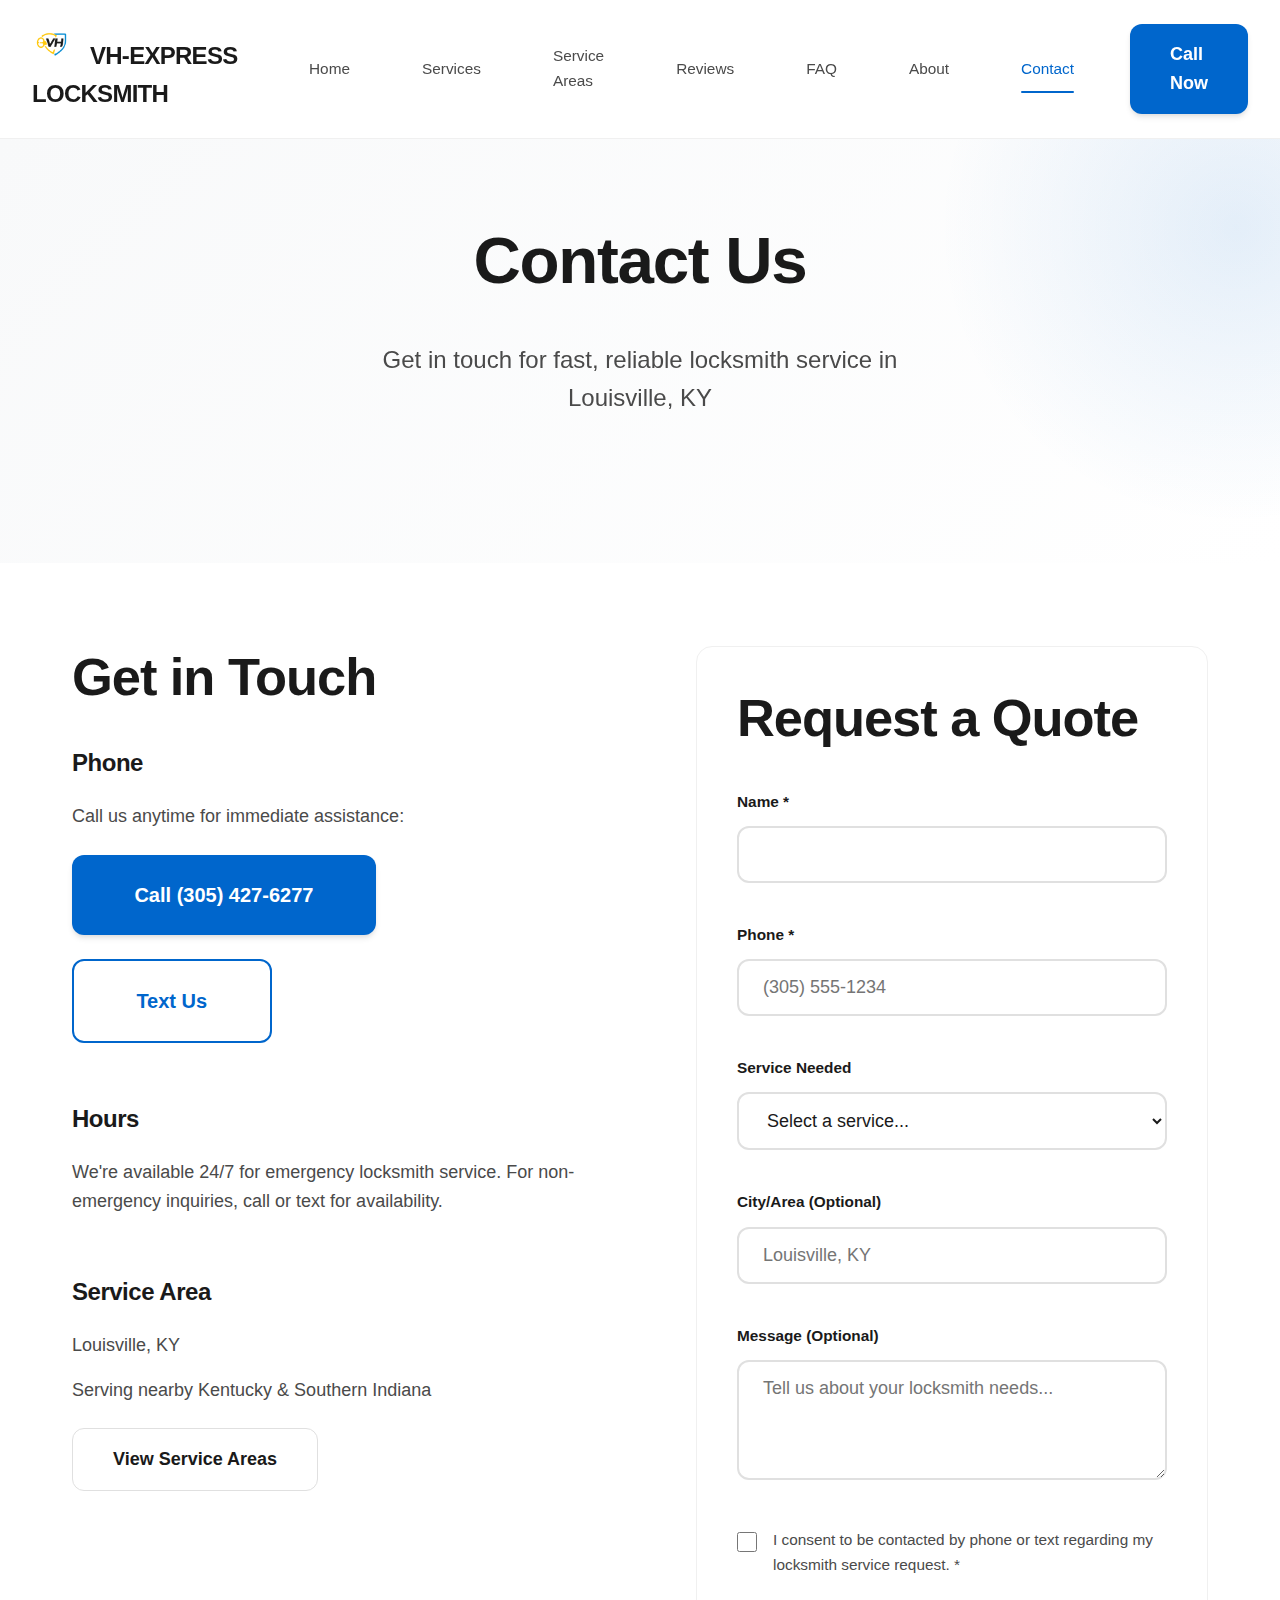
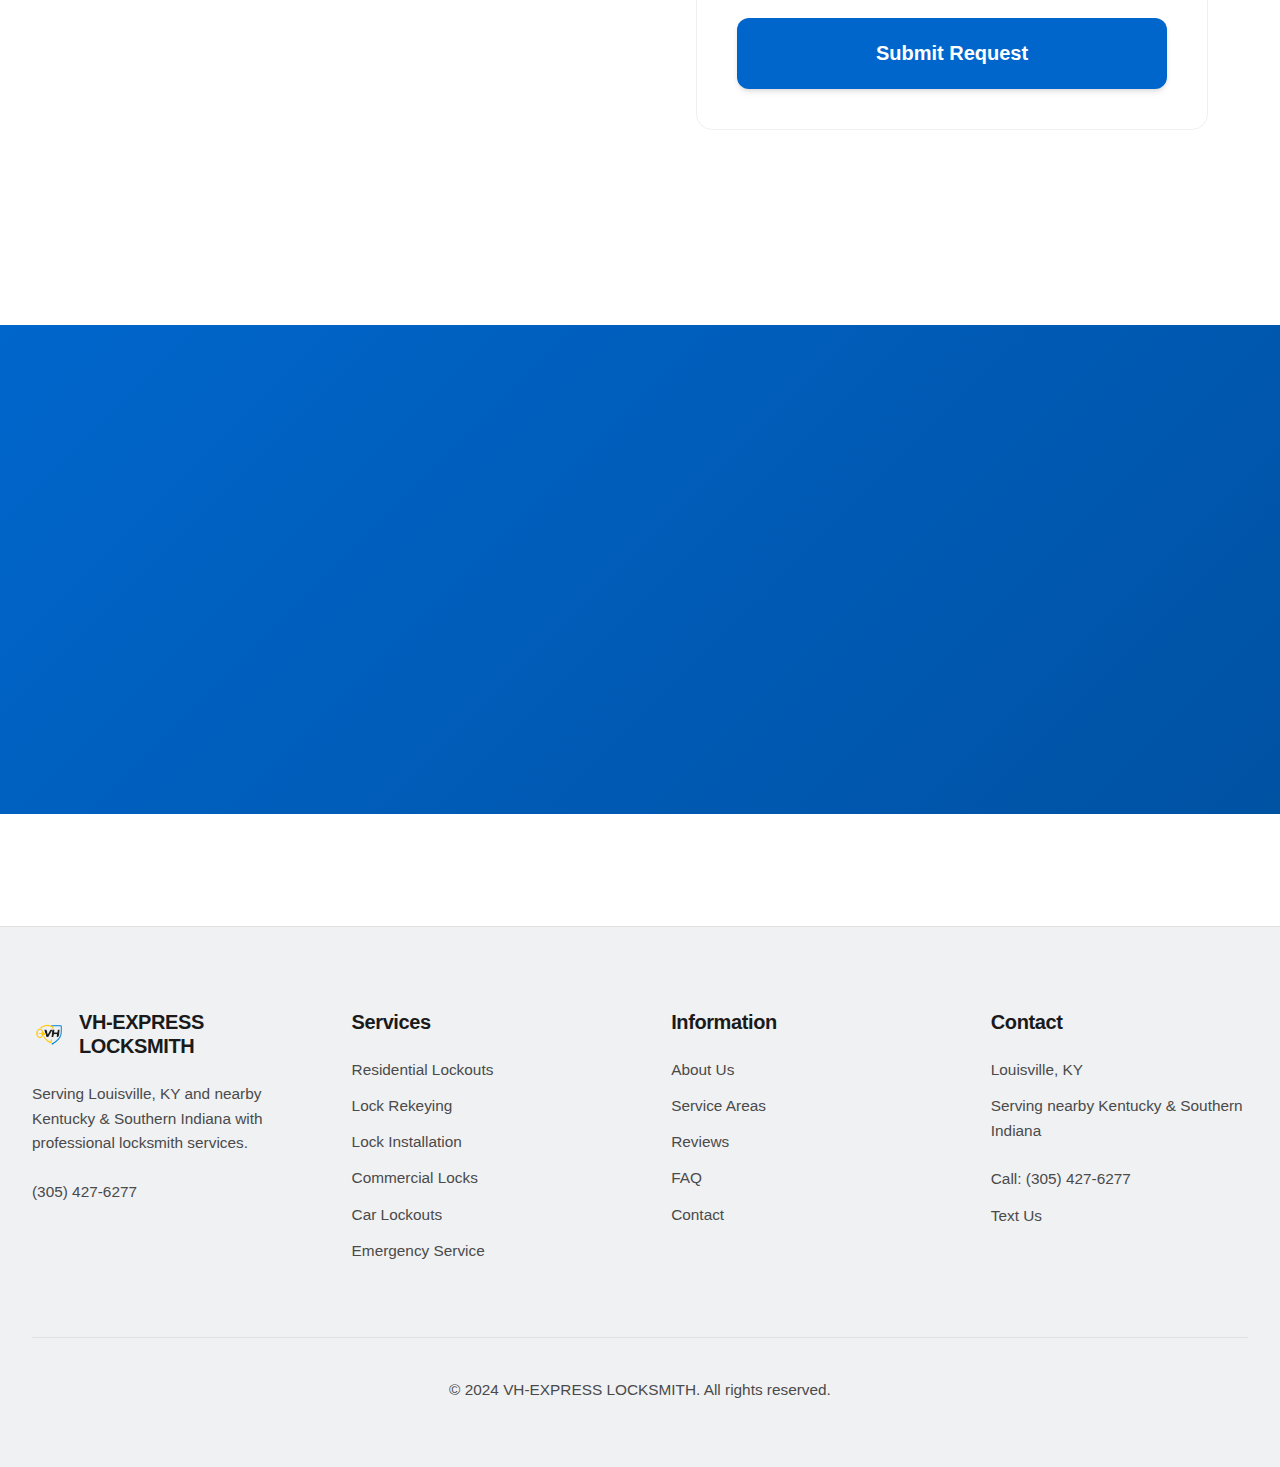
<file: contact.html>
<!DOCTYPE html>
<html lang="en">
<head>
  <meta charset="UTF-8">
  <meta name="viewport" content="width=device-width, initial-scale=1.0">
  <meta name="description" content="Contact VH-EXPRESS LOCKSMITH. Call (305) 427-6277 or text us for fast locksmith service in Louisville, KY and surrounding areas.">
  <title>Contact Us | VH-EXPRESS LOCKSMITH - Call or Text (305) 427-6277</title>
  <link rel="canonical" href="https://yoursite.com/contact.html">
  
  <meta property="og:title" content="Contact Us - VH-EXPRESS LOCKSMITH">
  <meta property="og:description" content="Contact VH-EXPRESS LOCKSMITH. Call (305) 427-6277 or text us for fast locksmith service.">
  <meta property="og:type" content="website">
  <meta property="og:url" content="https://yoursite.com/contact.html">
  
  <link rel="stylesheet" href="assets/styles.css">
  <link rel="stylesheet" href="assets/animations.css">
</head>
<body>
  <header class="header">
    <div class="header-inner">
      <a href="index.html" class="logo">
        <img src="assets/VS%20logo.png" alt="VH-EXPRESS LOCKSMITH" style="height: 40px; width: auto;">
        <span style="margin-left: 12px;">VH-EXPRESS LOCKSMITH</span>
      </a>
      <nav class="nav">
        <a href="index.html" class="nav-link">Home</a>
        <a href="services.html" class="nav-link">Services</a>
        <a href="service-areas.html" class="nav-link">Service Areas</a>
        <a href="reviews.html" class="nav-link">Reviews</a>
        <a href="faq.html" class="nav-link">FAQ</a>
        <a href="about.html" class="nav-link">About</a>
        <a href="contact.html" class="nav-link active">Contact</a>
        <a href="tel:+13054276277" class="btn btn-primary">Call Now</a>
      </nav>
      <button class="mobile-menu-toggle" aria-label="Toggle menu" aria-expanded="false">
        <svg width="24" height="24" viewBox="0 0 24 24" fill="none" stroke="currentColor" stroke-width="2">
          <path d="M3 12h18M3 6h18M3 18h18"/>
        </svg>
      </button>
    </div>
  </header>

  <section class="hero" style="padding: var(--space-2xl) 0;">
    <div class="container">
      <div class="hero-inner reveal">
        <h1 class="hero-title">Contact Us</h1>
        <p class="hero-subtitle">Get in touch for fast, reliable locksmith service in Louisville, KY</p>
      </div>
    </div>
  </section>

  <section class="section">
    <div class="container">
      <div class="grid grid-2" style="align-items: start; gap: var(--space-3xl);">
        <div class="reveal-stagger">
          <h2 style="margin-bottom: var(--space-lg);">Get in Touch</h2>
          <div style="margin-bottom: var(--space-xl);">
            <h3 style="margin-bottom: var(--space-md); font-size: var(--text-xl);">Phone</h3>
            <p style="margin-bottom: var(--space-md); color: var(--color-text-light);">Call us anytime for immediate assistance:</p>
            <div style="display: flex; gap: var(--space-md); flex-wrap: wrap;">
              <a href="tel:+13054276277" class="btn btn-primary btn-lg">Call (305) 427-6277</a>
              <a href="sms:+13054276277?body=Hello, I need a locksmith callback in Louisville/KY/IN. My name is __. My address is __." class="btn btn-secondary btn-lg">Text Us</a>
            </div>
          </div>
          <div style="margin-bottom: var(--space-xl);">
            <h3 style="margin-bottom: var(--space-md); font-size: var(--text-xl);">Hours</h3>
            <p style="color: var(--color-text-light);">We're available 24/7 for emergency locksmith service. For non-emergency inquiries, call or text for availability.</p>
          </div>
          <div>
            <h3 style="margin-bottom: var(--space-md); font-size: var(--text-xl);">Service Area</h3>
            <p style="color: var(--color-text-light); margin-bottom: var(--space-sm);">Louisville, KY</p>
            <p style="color: var(--color-text-light);">Serving nearby Kentucky & Southern Indiana</p>
            <p style="margin-top: var(--space-md);">
              <a href="service-areas.html" class="btn btn-ghost">View Service Areas</a>
            </p>
          </div>
        </div>

        <div class="reveal-stagger">
          <div class="card">
            <h2 style="margin-bottom: var(--space-lg);">Request a Quote</h2>
            <form id="contact-form" class="form">
              <div class="form-group">
                <label for="name" class="form-label">Name *</label>
                <input type="text" id="name" name="name" class="form-input" required>
                <div class="form-error">Name is required</div>
              </div>
              
              <div class="form-group">
                <label for="phone" class="form-label">Phone *</label>
                <input type="tel" id="phone" name="phone" class="form-input" required placeholder="(305) 555-1234">
                <div class="form-error">Phone number is required</div>
              </div>
              
              <div class="form-group">
                <label for="service" class="form-label">Service Needed</label>
                <select id="service" name="service" class="form-select">
                  <option value="">Select a service...</option>
                  <option value="residential-lockout">Residential Lockout</option>
                  <option value="lock-rekeying">Lock Rekeying</option>
                  <option value="lock-installation">Lock Installation</option>
                  <option value="lock-repair">Lock Repair</option>
                  <option value="commercial-locks">Commercial Locks</option>
                  <option value="car-lockout">Car Lockout</option>
                  <option value="emergency">Emergency Service</option>
                  <option value="other">Other</option>
                </select>
              </div>
              
              <div class="form-group">
                <label for="city" class="form-label">City/Area (Optional)</label>
                <input type="text" id="city" name="city" class="form-input" placeholder="Louisville, KY">
              </div>
              
              <div class="form-group">
                <label for="message" class="form-label">Message (Optional)</label>
                <textarea id="message" name="message" class="form-textarea" placeholder="Tell us about your locksmith needs..."></textarea>
              </div>
              
              <!-- Honeypot field -->
              <input type="text" name="website" class="honeypot" tabindex="-1" autocomplete="off">
              
              <div class="form-checkbox">
                <input type="checkbox" id="consent" name="consent" required>
                <label for="consent">I consent to be contacted by phone or text regarding my locksmith service request. *</label>
                <div class="form-error">Please consent to be contacted</div>
              </div>
              
              <div class="form-success">
                Thank you! We'll contact you soon.
              </div>
              
              <button type="submit" class="btn btn-primary btn-lg" style="width: 100%;">Submit Request</button>
              
              <div class="form-loading">
                <span class="spinner"></span> Sending...
              </div>
            </form>
          </div>
        </div>
      </div>
    </div>
  </section>

  <section class="cta-section">
    <div class="container">
      <div class="reveal">
        <h2>Need Immediate Help?</h2>
        <p>Call or text us now for fast, reliable locksmith service</p>
        <div style="display: flex; gap: var(--space-md); justify-content: center; flex-wrap: wrap;">
          <a href="tel:+13054276277" class="btn btn-lg" style="background: white; color: var(--color-primary);">Call (305) 427-6277</a>
          <a href="sms:+13054276277?body=Hello, I need a locksmith callback in Louisville/KY/IN. My name is __. My address is __." class="btn btn-lg" style="background: rgba(255,255,255,0.2); color: white; border: 2px solid white;">Text Us</a>
        </div>
      </div>
    </div>
  </section>

  <footer class="footer">
    <div class="footer-inner">
      <div class="footer-content">
        <div class="footer-section">
          <div style="display: flex; align-items: center; gap: 12px; margin-bottom: var(--space-md);">
            <img src="assets/VS%20logo.png" alt="VH-EXPRESS LOCKSMITH" style="height: 35px; width: auto;">
            <h4 style="margin: 0;">VH-EXPRESS LOCKSMITH</h4>
          </div>
          <p>Serving Louisville, KY and nearby Kentucky & Southern Indiana with professional locksmith services.</p>
          <p style="margin-top: var(--space-md);">
            <a href="tel:+13054276277">(305) 427-6277</a>
          </p>
        </div>
        <div class="footer-section">
          <h4>Services</h4>
          <a href="services.html#residential">Residential Lockouts</a>
          <a href="services.html#rekeying">Lock Rekeying</a>
          <a href="services.html#installation">Lock Installation</a>
          <a href="services.html#commercial">Commercial Locks</a>
          <a href="services.html#auto">Car Lockouts</a>
          <a href="services.html#emergency">Emergency Service</a>
        </div>
        <div class="footer-section">
          <h4>Information</h4>
          <a href="about.html">About Us</a>
          <a href="service-areas.html">Service Areas</a>
          <a href="reviews.html">Reviews</a>
          <a href="faq.html">FAQ</a>
          <a href="contact.html">Contact</a>
        </div>
        <div class="footer-section">
          <h4>Contact</h4>
          <p>Louisville, KY</p>
          <p>Serving nearby Kentucky & Southern Indiana</p>
          <p style="margin-top: var(--space-md);">
            <a href="tel:+13054276277">Call: (305) 427-6277</a>
          </p>
          <p>
            <a href="sms:+13054276277?body=Hello, I need a locksmith callback in Louisville/KY/IN. My name is __. My address is __.">Text Us</a>
          </p>
        </div>
      </div>
      <div class="footer-bottom">
        <p>&copy; 2024 VH-EXPRESS LOCKSMITH. All rights reserved.</p>
      </div>
    </div>
  </footer>

  <div class="floating-cta">
    <a href="tel:+13054276277" class="btn btn-primary">Call</a>
    <a href="sms:+13054276277?body=Hello, I need a locksmith callback in Louisville/KY/IN. My name is __. My address is __." class="btn btn-secondary">Text</a>
  </div>

  <script src="assets/main.js"></script>
</body>
</html>
</file>
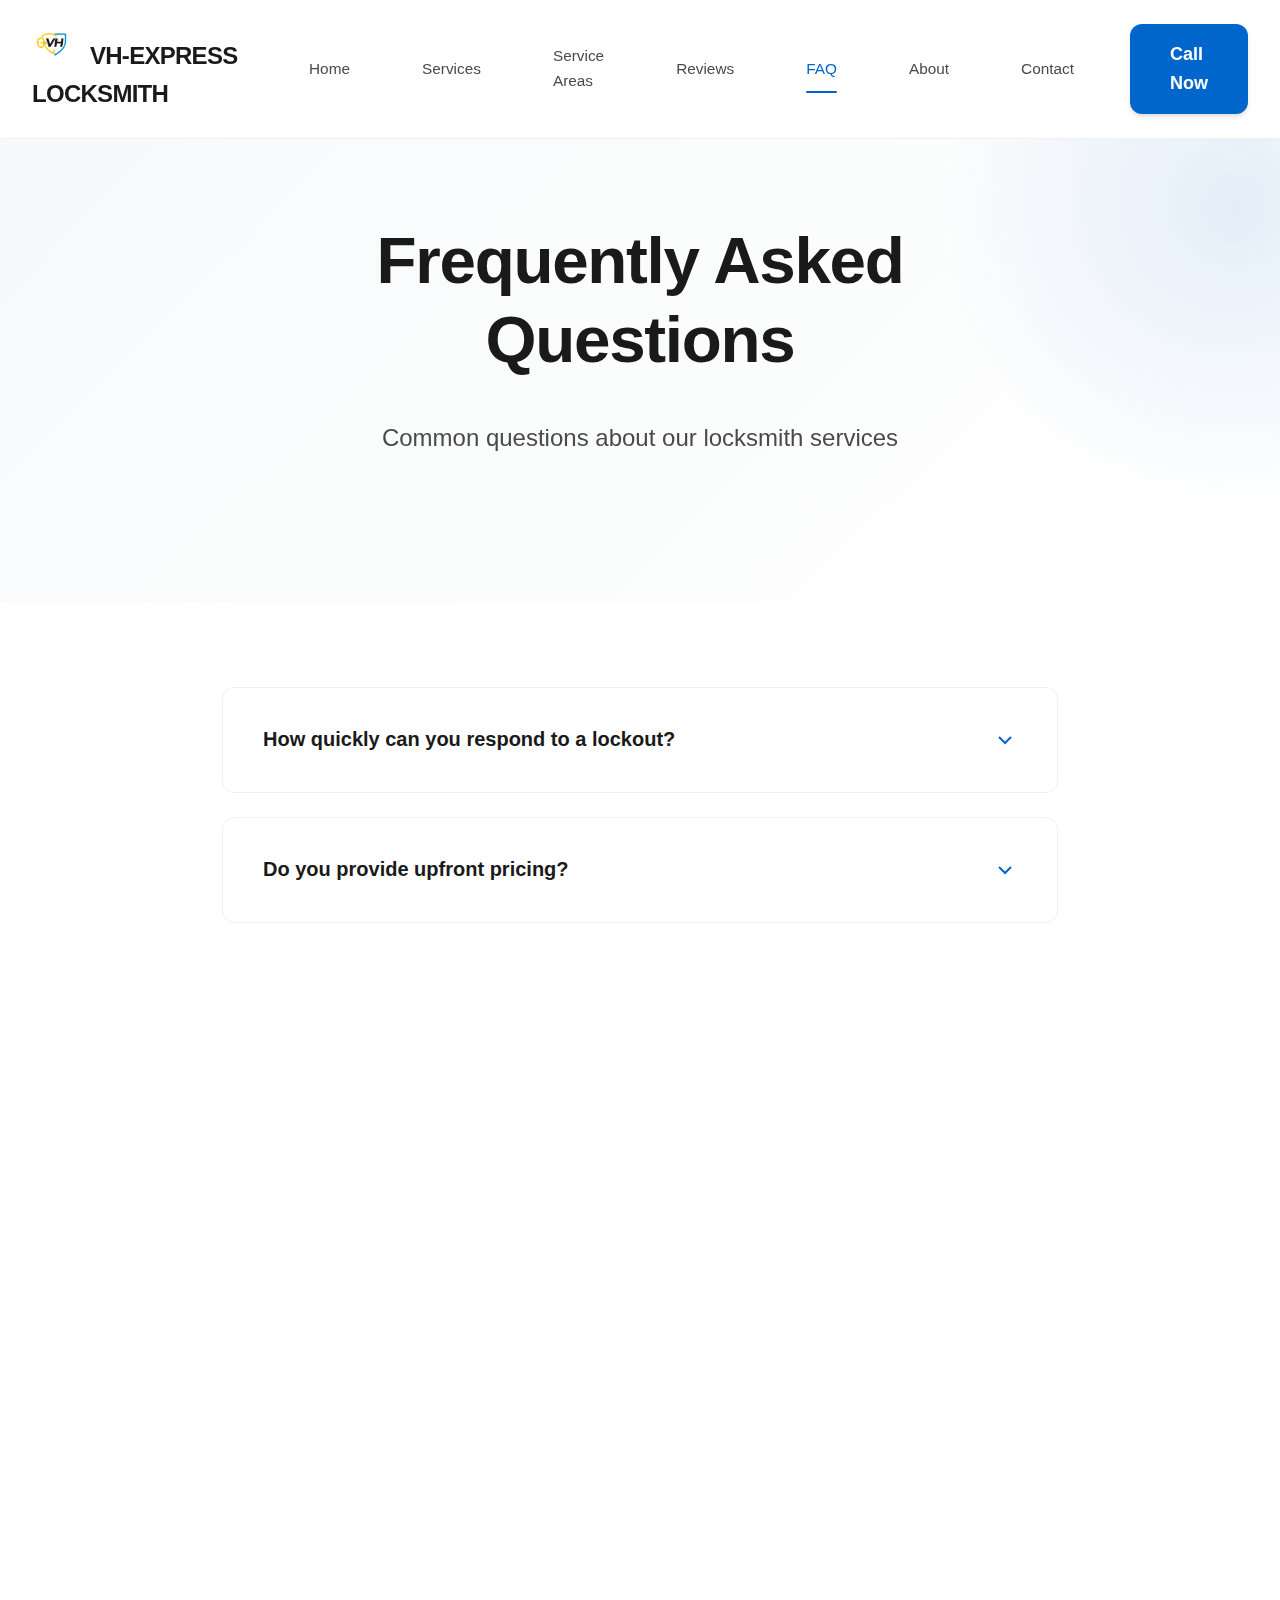
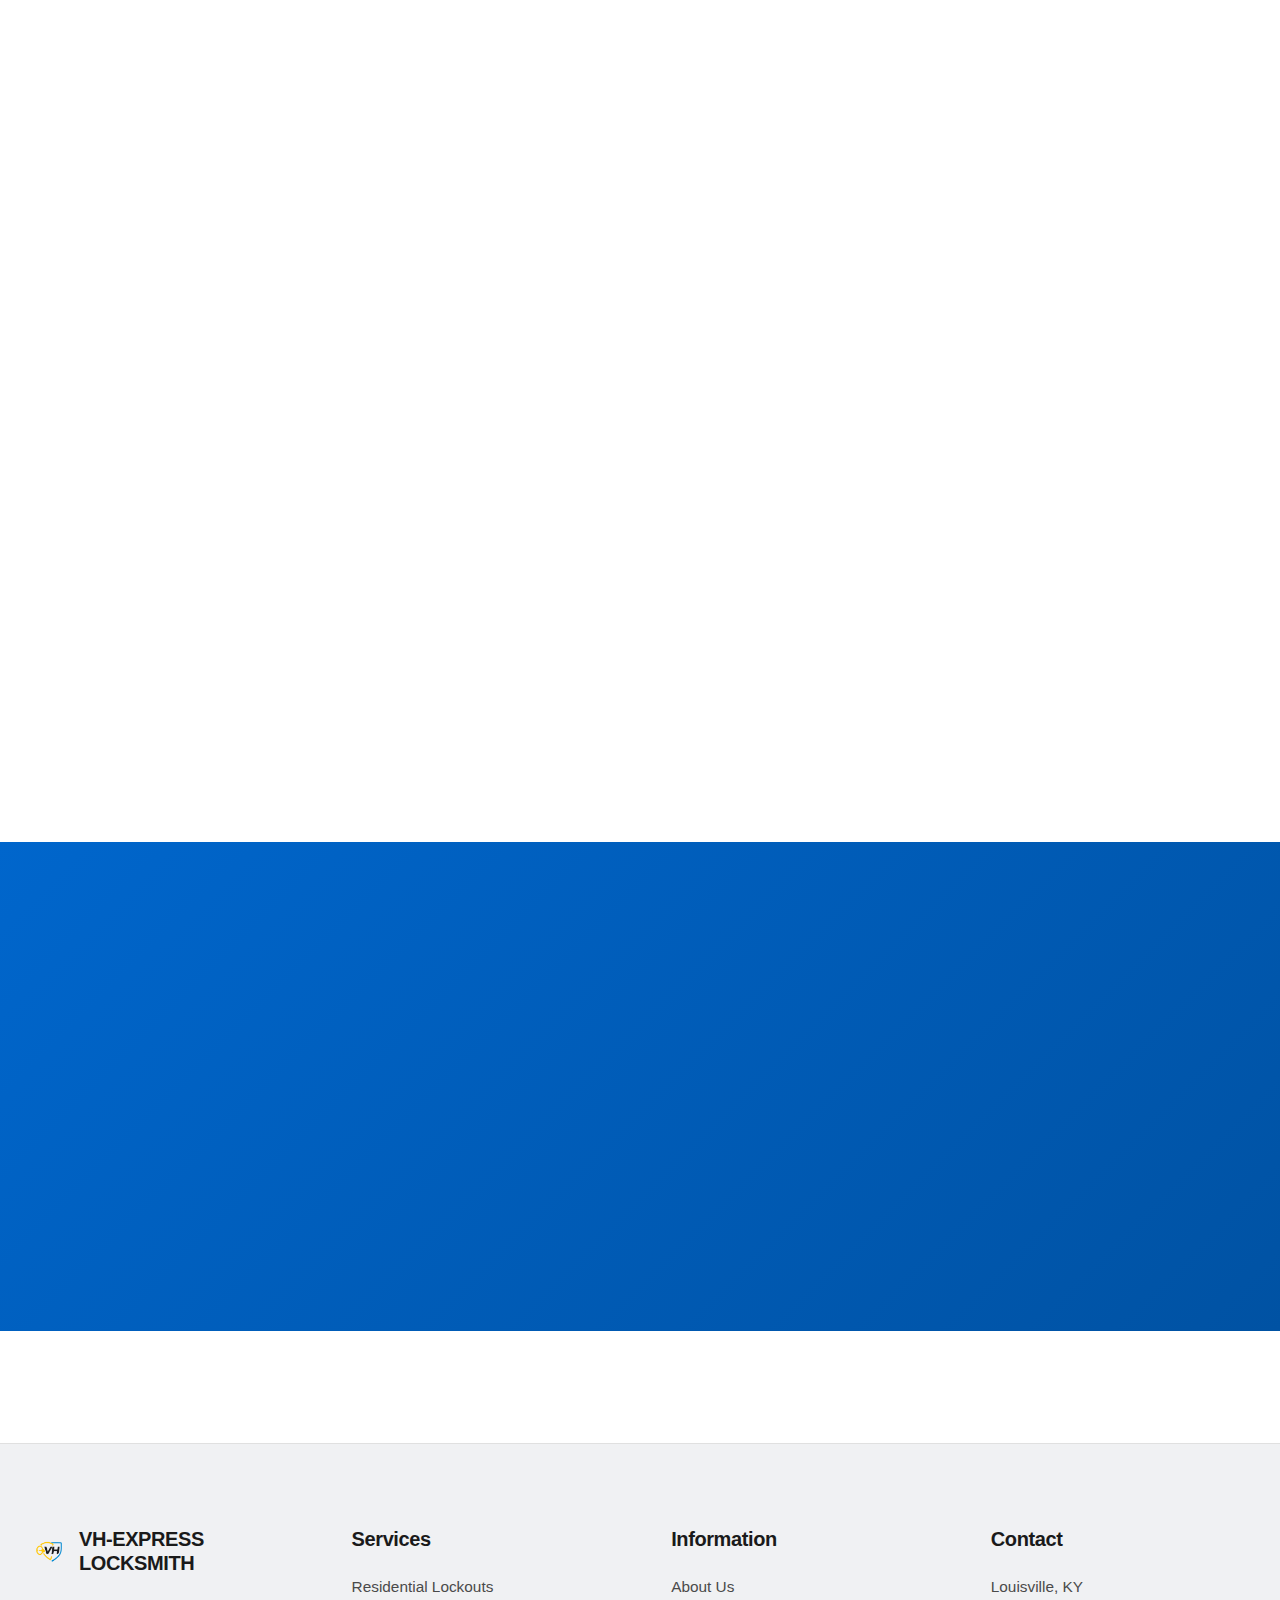
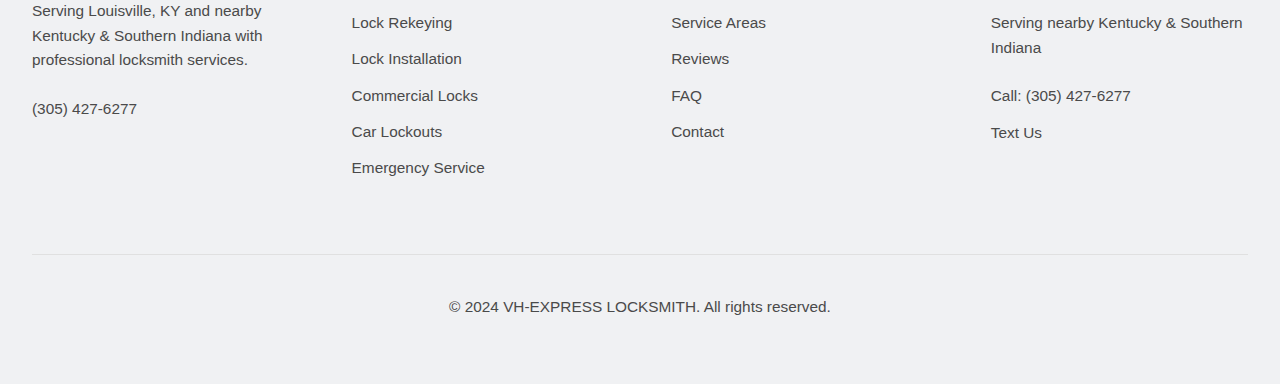
<file: faq.html>
<!DOCTYPE html>
<html lang="en">
<head>
  <meta charset="UTF-8">
  <meta name="viewport" content="width=device-width, initial-scale=1.0">
  <meta name="description" content="Frequently asked questions about locksmith services in Louisville, KY. Answers about response time, pricing, emergency service, and more.">
  <title>FAQ | Frequently Asked Questions - VH-EXPRESS LOCKSMITH</title>
  <link rel="canonical" href="https://yoursite.com/faq.html">
  
  <meta property="og:title" content="FAQ - VH-EXPRESS LOCKSMITH">
  <meta property="og:description" content="Frequently asked questions about locksmith services in Louisville, KY.">
  <meta property="og:type" content="website">
  <meta property="og:url" content="https://yoursite.com/faq.html">
  
  <link rel="stylesheet" href="assets/styles.css">
  <link rel="stylesheet" href="assets/animations.css">
</head>
<body>
  <header class="header">
    <div class="header-inner">
      <a href="index.html" class="logo">
        <img src="assets/VS%20logo.png" alt="VH-EXPRESS LOCKSMITH" style="height: 40px; width: auto;">
        <span style="margin-left: 12px;">VH-EXPRESS LOCKSMITH</span>
      </a>
      <nav class="nav">
        <a href="index.html" class="nav-link">Home</a>
        <a href="services.html" class="nav-link">Services</a>
        <a href="service-areas.html" class="nav-link">Service Areas</a>
        <a href="reviews.html" class="nav-link">Reviews</a>
        <a href="faq.html" class="nav-link active">FAQ</a>
        <a href="about.html" class="nav-link">About</a>
        <a href="contact.html" class="nav-link">Contact</a>
        <a href="tel:+13054276277" class="btn btn-primary">Call Now</a>
      </nav>
      <button class="mobile-menu-toggle" aria-label="Toggle menu" aria-expanded="false">
        <svg width="24" height="24" viewBox="0 0 24 24" fill="none" stroke="currentColor" stroke-width="2">
          <path d="M3 12h18M3 6h18M3 18h18"/>
        </svg>
      </button>
    </div>
  </header>

  <section class="hero" style="padding: var(--space-2xl) 0;">
    <div class="container">
      <div class="hero-inner reveal">
        <h1 class="hero-title">Frequently Asked Questions</h1>
        <p class="hero-subtitle">Common questions about our locksmith services</p>
      </div>
    </div>
  </section>

  <section class="section">
    <div class="container" style="max-width: 900px;">
      <div class="faq-item reveal-stagger">
        <button class="faq-question" aria-expanded="false">
          <span>How quickly can you respond to a lockout?</span>
          <svg class="faq-icon" viewBox="0 0 24 24" fill="none" stroke="currentColor" stroke-width="2">
            <polyline points="6 9 12 15 18 9"/>
          </svg>
        </button>
        <div class="faq-answer">
          <div class="faq-answer-content">
            <p>We aim to arrive at your location within 30-45 minutes for most areas in Louisville. Response times may vary based on your location and current call volume. For emergency situations, we prioritize urgent cases to get to you as quickly as possible.</p>
          </div>
        </div>
      </div>

      <div class="faq-item reveal-stagger">
        <button class="faq-question" aria-expanded="false">
          <span>Do you provide upfront pricing?</span>
          <svg class="faq-icon" viewBox="0 0 24 24" fill="none" stroke="currentColor" stroke-width="2">
            <polyline points="6 9 12 15 18 9"/>
          </svg>
        </button>
        <div class="faq-answer">
          <div class="faq-answer-content">
            <p>Yes, we provide transparent pricing before starting any work. We'll explain the service needed and give you a clear estimate. There are no hidden fees or surprises. The cost depends on factors such as the type of service, time of day, and complexity of the job.</p>
          </div>
        </div>
      </div>

      <div class="faq-item reveal-stagger">
        <button class="faq-question" aria-expanded="false">
          <span>Are you available 24/7 for emergencies?</span>
          <svg class="faq-icon" viewBox="0 0 24 24" fill="none" stroke="currentColor" stroke-width="2">
            <polyline points="6 9 12 15 18 9"/>
          </svg>
        </button>
        <div class="faq-answer">
          <div class="faq-answer-content">
            <p>Yes, we offer 24/7 emergency locksmith service. Whether you're locked out at 2 AM or need urgent security assistance, we're available around the clock, every day of the year.</p>
          </div>
        </div>
      </div>

      <div class="faq-item reveal-stagger">
        <button class="faq-question" aria-expanded="false">
          <span>What areas do you serve?</span>
          <svg class="faq-icon" viewBox="0 0 24 24" fill="none" stroke="currentColor" stroke-width="2">
            <polyline points="6 9 12 15 18 9"/>
          </svg>
        </button>
        <div class="faq-answer">
          <div class="faq-answer-content">
            <p>We primarily serve Louisville, KY and Jefferson County, as well as nearby areas in Kentucky and Southern Indiana. This includes communities in Bullitt, Oldham, Shelby, and other nearby counties, as well as Clark and Floyd counties in Indiana. Call or text us to confirm service availability in your specific location.</p>
          </div>
        </div>
      </div>

      <div class="faq-item reveal-stagger">
        <button class="faq-question" aria-expanded="false">
          <span>What factors affect the price of locksmith service?</span>
          <svg class="faq-icon" viewBox="0 0 24 24" fill="none" stroke="currentColor" stroke-width="2">
            <polyline points="6 9 12 15 18 9"/>
          </svg>
        </button>
        <div class="faq-answer">
          <div class="faq-answer-content">
            <p>Several factors can affect pricing, including the type of service needed (lockout, installation, rekeying, etc.), the time of day (emergency or after-hours service may have different rates), the complexity of the job, and the type of lock or security system involved. We'll always provide an upfront estimate before starting work.</p>
          </div>
        </div>
      </div>

      <div class="faq-item reveal-stagger">
        <button class="faq-question" aria-expanded="false">
          <span>Should I rekey or replace my locks?</span>
          <svg class="faq-icon" viewBox="0 0 24 24" fill="none" stroke="currentColor" stroke-width="2">
            <polyline points="6 9 12 15 18 9"/>
          </svg>
        </button>
        <div class="faq-answer">
          <div class="faq-answer-content">
            <p>Rekeying is usually more cost-effective if your existing locks are in good condition. It changes the internal mechanism so the locks work with new keys. Replacement is recommended if your locks are old, damaged, or you want to upgrade to higher-security locks. We can assess your situation and recommend the best option for your needs and budget.</p>
          </div>
        </div>
      </div>

      <div class="faq-item reveal-stagger">
        <button class="faq-question" aria-expanded="false">
          <span>Can you help with car lockouts?</span>
          <svg class="faq-icon" viewBox="0 0 24 24" fill="none" stroke="currentColor" stroke-width="2">
            <polyline points="6 9 12 15 18 9"/>
          </svg>
        </button>
        <div class="faq-answer">
          <div class="faq-answer-content">
            <p>Yes, we provide car lockout services for all makes and models. Our technicians use specialized tools and techniques to unlock your vehicle without causing damage. We can help with cars, trucks, SUVs, and other vehicles.</p>
          </div>
        </div>
      </div>

      <div class="faq-item reveal-stagger">
        <button class="faq-question" aria-expanded="false">
          <span>What payment methods do you accept?</span>
          <svg class="faq-icon" viewBox="0 0 24 24" fill="none" stroke="currentColor" stroke-width="2">
            <polyline points="6 9 12 15 18 9"/>
          </svg>
        </button>
        <div class="faq-answer">
          <div class="faq-answer-content">
            <p>We accept major credit cards and cash. Payment is typically due upon completion of the service. We'll confirm accepted payment methods when you call or when our technician arrives.</p>
          </div>
        </div>
      </div>

      <div class="faq-item reveal-stagger">
        <button class="faq-question" aria-expanded="false">
          <span>Do you need proof of ownership before unlocking?</span>
          <svg class="faq-icon" viewBox="0 0 24 24" fill="none" stroke="currentColor" stroke-width="2">
            <polyline points="6 9 12 15 18 9"/>
          </svg>
        </button>
        <div class="faq-answer">
          <div class="faq-answer-content">
            <p>For security purposes, we may ask for proof of ownership or authorization before performing work. This helps protect you and your property. Acceptable forms of identification include a driver's license, vehicle registration, utility bill, or other documentation showing you have the right to access the property or vehicle.</p>
          </div>
        </div>
      </div>

      <div class="faq-item reveal-stagger">
        <button class="faq-question" aria-expanded="false">
          <span>Can you help with commercial locksmith needs?</span>
          <svg class="faq-icon" viewBox="0 0 24 24" fill="none" stroke="currentColor" stroke-width="2">
            <polyline points="6 9 12 15 18 9"/>
          </svg>
        </button>
        <div class="faq-answer">
          <div class="faq-answer-content">
            <p>Yes, we provide commercial locksmith services including lock installation, master key systems, access control consultation, and commercial lockouts. We can help secure your business, office, or retail property.</p>
          </div>
        </div>
      </div>

      <div class="faq-item reveal-stagger">
        <button class="faq-question" aria-expanded="false">
          <span>Will you damage my locks or doors?</span>
          <svg class="faq-icon" viewBox="0 0 24 24" fill="none" stroke="currentColor" stroke-width="2">
            <polyline points="6 9 12 15 18 9"/>
          </svg>
        </button>
        <div class="faq-answer">
          <div class="faq-answer-content">
            <p>We use professional techniques and tools designed to minimize or avoid damage. For most lockouts, we can gain entry without damaging your locks or doors. However, in some cases, if a lock is already damaged or requires drilling, we'll explain the situation and get your approval before proceeding.</p>
          </div>
        </div>
      </div>

      <div class="faq-item reveal-stagger">
        <button class="faq-question" aria-expanded="false">
          <span>Do you offer same-day service?</span>
          <svg class="faq-icon" viewBox="0 0 24 24" fill="none" stroke="currentColor" stroke-width="2">
            <polyline points="6 9 12 15 18 9"/>
          </svg>
        </button>
        <div class="faq-answer">
          <div class="faq-answer-content">
            <p>Yes, we offer same-day service for most locksmith needs. For non-emergency services like lock installation or rekeying, we can often schedule same-day appointments depending on availability. Emergency services are available 24/7.</p>
          </div>
        </div>
      </div>
    </div>
  </section>

  <section class="cta-section">
    <div class="container">
      <div class="reveal">
        <h2>Still Have Questions?</h2>
        <p>Call or text us—we're here to help with all your locksmith needs</p>
        <div style="display: flex; gap: var(--space-md); justify-content: center; flex-wrap: wrap;">
          <a href="tel:+13054276277" class="btn btn-lg" style="background: white; color: var(--color-primary);">Call (305) 427-6277</a>
          <a href="contact.html" class="btn btn-lg" style="background: rgba(255,255,255,0.2); color: white; border: 2px solid white;">Contact Us</a>
        </div>
      </div>
    </div>
  </section>

  <footer class="footer">
    <div class="footer-inner">
      <div class="footer-content">
        <div class="footer-section">
          <div style="display: flex; align-items: center; gap: 12px; margin-bottom: var(--space-md);">
            <img src="assets/VS%20logo.png" alt="VH-EXPRESS LOCKSMITH" style="height: 35px; width: auto;">
            <h4 style="margin: 0;">VH-EXPRESS LOCKSMITH</h4>
          </div>
          <p>Serving Louisville, KY and nearby Kentucky & Southern Indiana with professional locksmith services.</p>
          <p style="margin-top: var(--space-md);">
            <a href="tel:+13054276277">(305) 427-6277</a>
          </p>
        </div>
        <div class="footer-section">
          <h4>Services</h4>
          <a href="services.html#residential">Residential Lockouts</a>
          <a href="services.html#rekeying">Lock Rekeying</a>
          <a href="services.html#installation">Lock Installation</a>
          <a href="services.html#commercial">Commercial Locks</a>
          <a href="services.html#auto">Car Lockouts</a>
          <a href="services.html#emergency">Emergency Service</a>
        </div>
        <div class="footer-section">
          <h4>Information</h4>
          <a href="about.html">About Us</a>
          <a href="service-areas.html">Service Areas</a>
          <a href="reviews.html">Reviews</a>
          <a href="faq.html">FAQ</a>
          <a href="contact.html">Contact</a>
        </div>
        <div class="footer-section">
          <h4>Contact</h4>
          <p>Louisville, KY</p>
          <p>Serving nearby Kentucky & Southern Indiana</p>
          <p style="margin-top: var(--space-md);">
            <a href="tel:+13054276277">Call: (305) 427-6277</a>
          </p>
          <p>
            <a href="sms:+13054276277?body=Hello, I need a locksmith callback in Louisville/KY/IN. My name is __. My address is __.">Text Us</a>
          </p>
        </div>
      </div>
      <div class="footer-bottom">
        <p>&copy; 2024 VH-EXPRESS LOCKSMITH. All rights reserved.</p>
      </div>
    </div>
  </footer>

  <div class="floating-cta">
    <a href="tel:+13054276277" class="btn btn-primary">Call</a>
    <a href="sms:+13054276277?body=Hello, I need a locksmith callback in Louisville/KY/IN. My name is __. My address is __." class="btn btn-secondary">Text</a>
  </div>

  <script src="assets/main.js"></script>
</body>
</html>
</file>
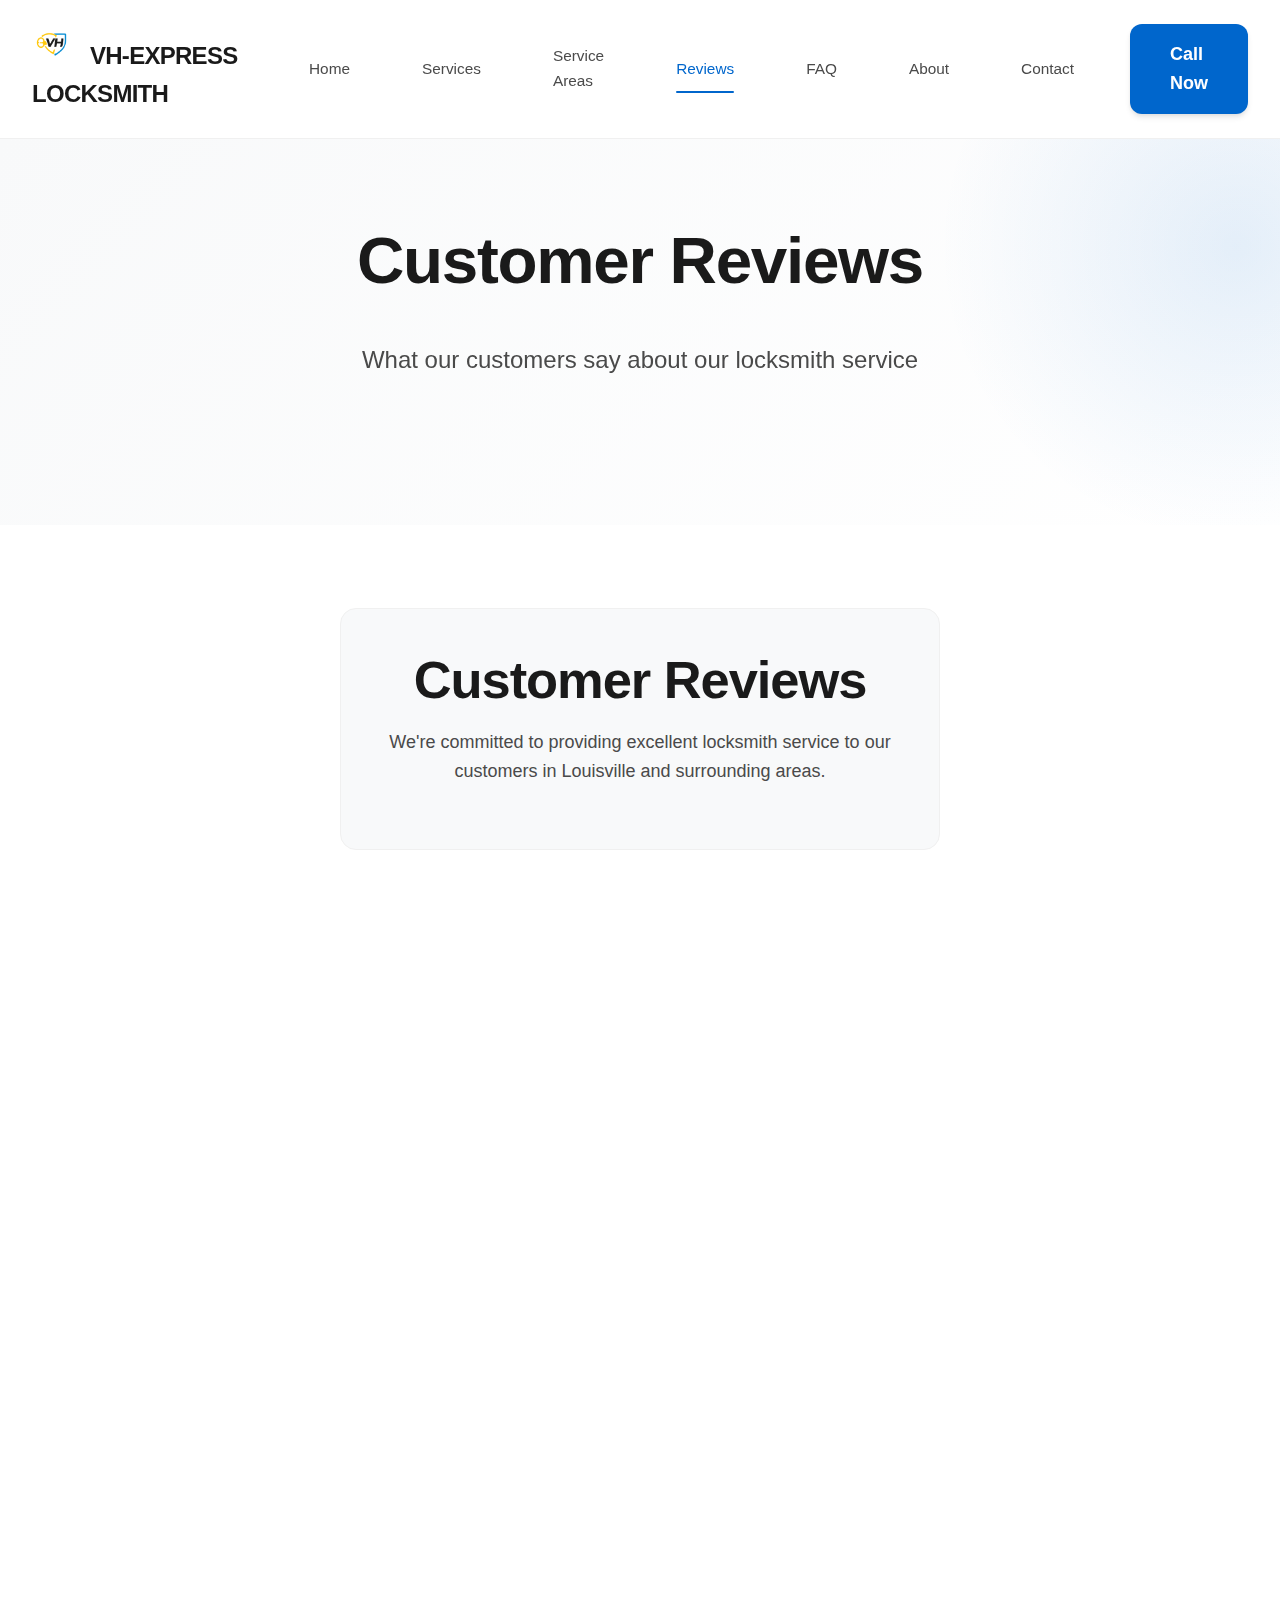
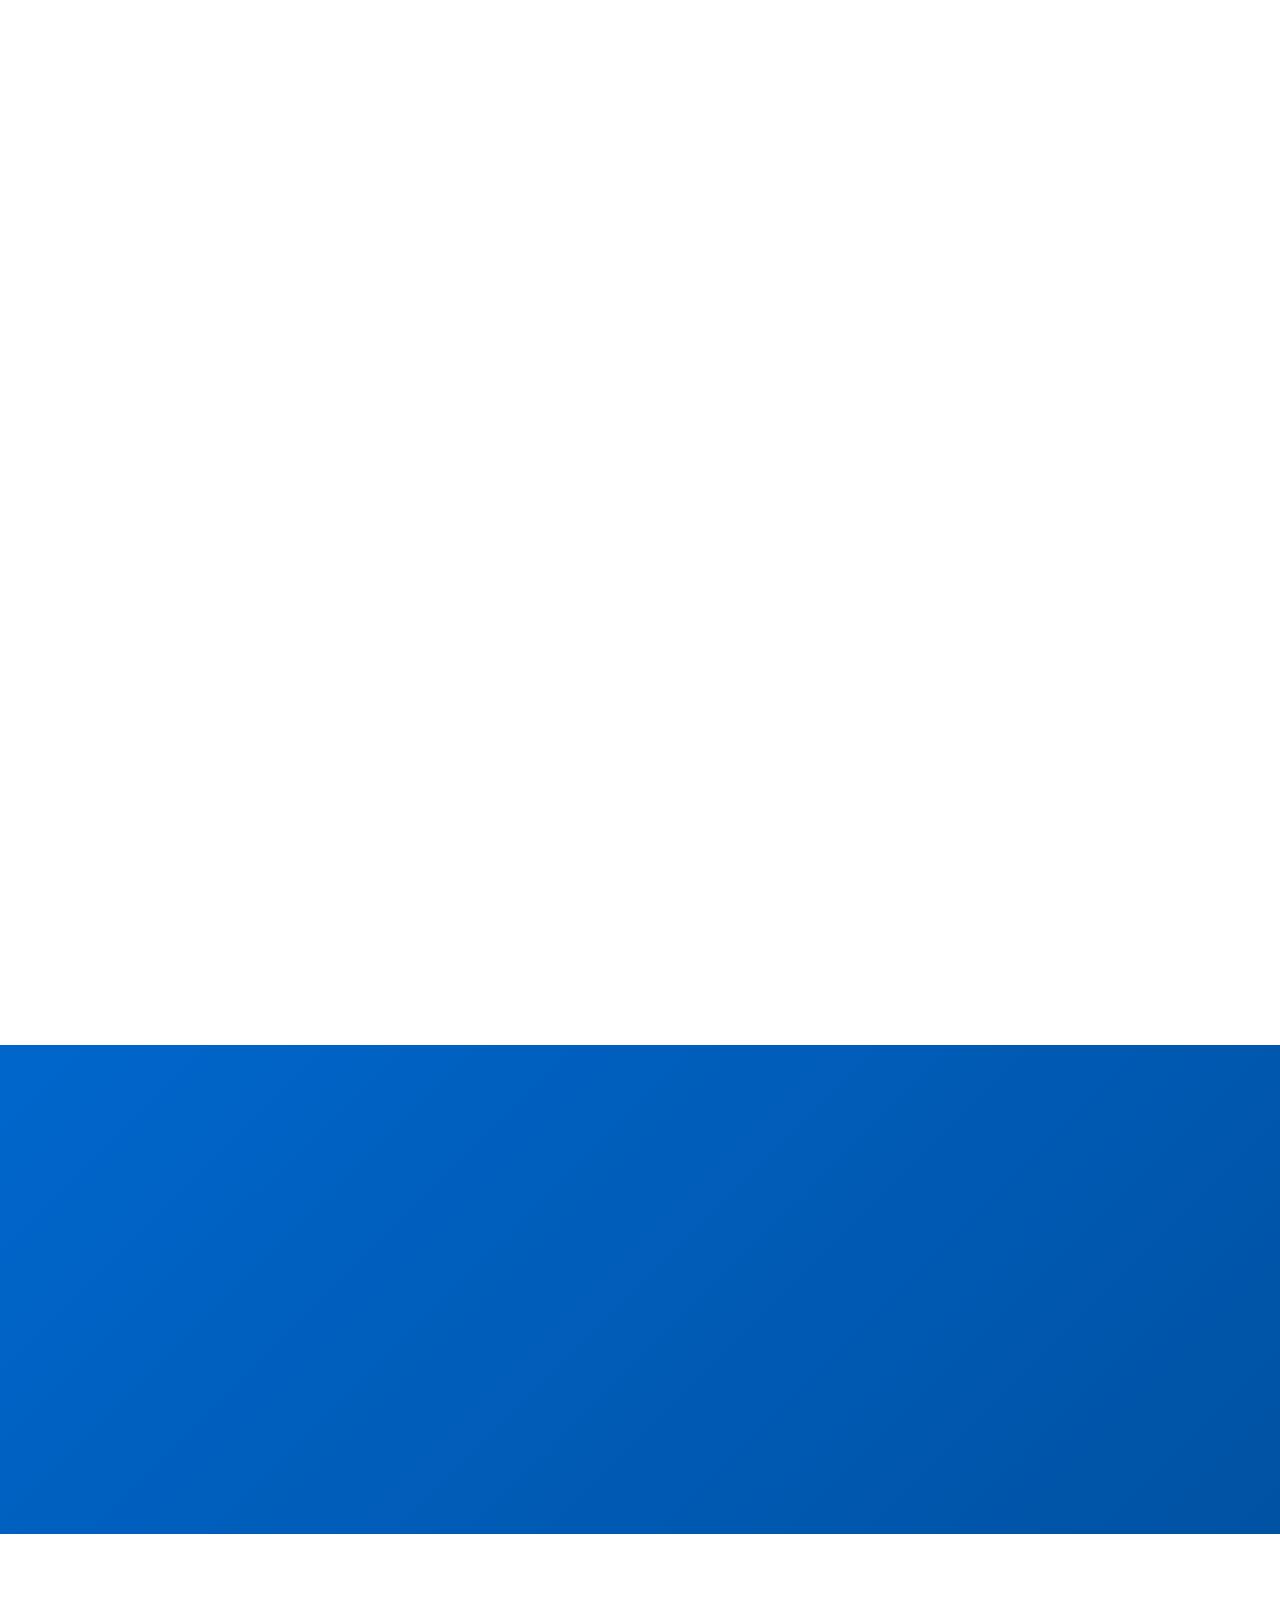
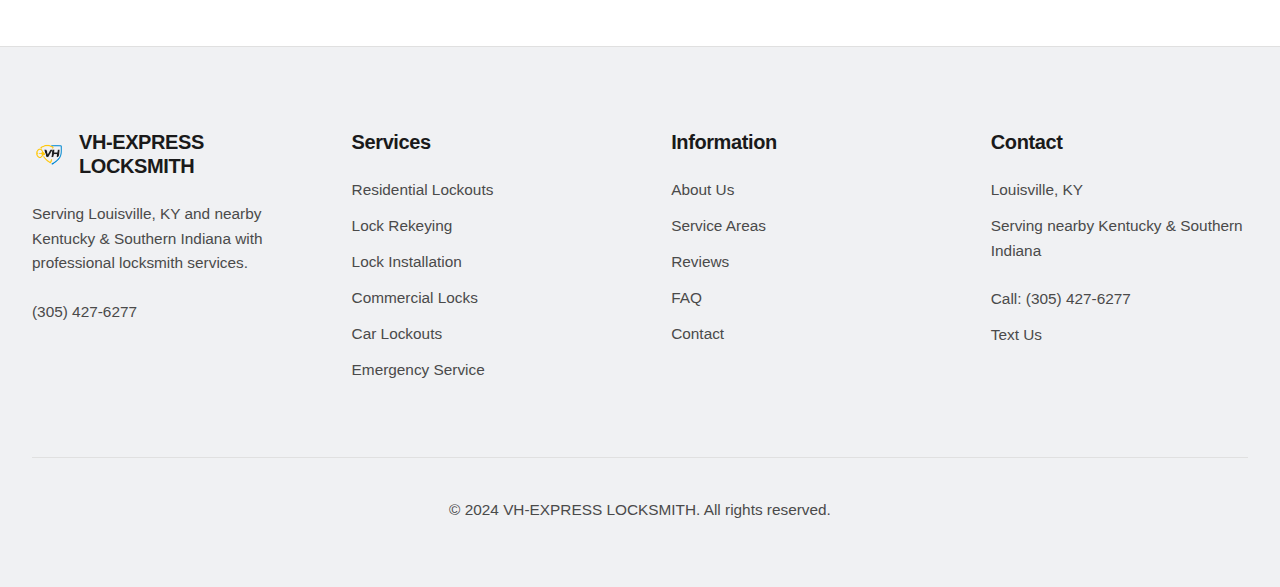
<file: reviews.html>
<!DOCTYPE html>
<html lang="en">
<head>
  <meta charset="UTF-8">
  <meta name="viewport" content="width=device-width, initial-scale=1.0">
  <meta name="description" content="Customer reviews for locksmith services in Louisville, KY. Read what our customers say about our fast, reliable locksmith service.">
  <title>Customer Reviews | Locksmith Reviews in Louisville, KY</title>
  <link rel="canonical" href="https://yoursite.com/reviews.html">
  
  <meta property="og:title" content="Customer Reviews - VH-EXPRESS LOCKSMITH">
  <meta property="og:description" content="Read customer reviews for locksmith services in Louisville, KY. Fast, reliable, professional service.">
  <meta property="og:type" content="website">
  <meta property="og:url" content="https://yoursite.com/reviews.html">
  
  <link rel="stylesheet" href="assets/styles.css">
  <link rel="stylesheet" href="assets/animations.css">
</head>
<body>
  <header class="header">
    <div class="header-inner">
      <a href="index.html" class="logo">
        <img src="assets/VS%20logo.png" alt="VH-EXPRESS LOCKSMITH" style="height: 40px; width: auto;">
        <span style="margin-left: 12px;">VH-EXPRESS LOCKSMITH</span>
      </a>
      <nav class="nav">
        <a href="index.html" class="nav-link">Home</a>
        <a href="services.html" class="nav-link">Services</a>
        <a href="service-areas.html" class="nav-link">Service Areas</a>
        <a href="reviews.html" class="nav-link active">Reviews</a>
        <a href="faq.html" class="nav-link">FAQ</a>
        <a href="about.html" class="nav-link">About</a>
        <a href="contact.html" class="nav-link">Contact</a>
        <a href="tel:+13054276277" class="btn btn-primary">Call Now</a>
      </nav>
      <button class="mobile-menu-toggle" aria-label="Toggle menu" aria-expanded="false">
        <svg width="24" height="24" viewBox="0 0 24 24" fill="none" stroke="currentColor" stroke-width="2">
          <path d="M3 12h18M3 6h18M3 18h18"/>
        </svg>
      </button>
    </div>
  </header>

  <section class="hero" style="padding: var(--space-2xl) 0;">
    <div class="container">
      <div class="hero-inner reveal">
        <h1 class="hero-title">Customer Reviews</h1>
        <p class="hero-subtitle">What our customers say about our locksmith service</p>
      </div>
    </div>
  </section>

  <section class="section">
    <div class="container">
      <div class="card" style="max-width: 600px; margin: 0 auto var(--space-2xl); text-align: center; background: var(--color-bg-light);" class="reveal">
        <h2 style="margin-bottom: var(--space-sm);">Customer Reviews</h2>
        <p style="color: var(--color-text-light);">We're committed to providing excellent locksmith service to our customers in Louisville and surrounding areas.</p>
      </div>

      <div class="grid grid-3">
        <div class="review-card reveal-stagger">
          <div class="review-stars">
            <svg width="20" height="20" viewBox="0 0 24 24" fill="currentColor"><path d="M12 2l3.09 6.26L22 9.27l-5 4.87 1.18 6.88L12 17.77l-6.18 3.25L7 14.14 2 9.27l6.91-1.01L12 2z"/></svg>
            <svg width="20" height="20" viewBox="0 0 24 24" fill="currentColor"><path d="M12 2l3.09 6.26L22 9.27l-5 4.87 1.18 6.88L12 17.77l-6.18 3.25L7 14.14 2 9.27l6.91-1.01L12 2z"/></svg>
            <svg width="20" height="20" viewBox="0 0 24 24" fill="currentColor"><path d="M12 2l3.09 6.26L22 9.27l-5 4.87 1.18 6.88L12 17.77l-6.18 3.25L7 14.14 2 9.27l6.91-1.01L12 2z"/></svg>
            <svg width="20" height="20" viewBox="0 0 24 24" fill="currentColor"><path d="M12 2l3.09 6.26L22 9.27l-5 4.87 1.18 6.88L12 17.77l-6.18 3.25L7 14.14 2 9.27l6.91-1.01L12 2z"/></svg>
            <svg width="20" height="20" viewBox="0 0 24 24" fill="currentColor"><path d="M12 2l3.09 6.26L22 9.27l-5 4.87 1.18 6.88L12 17.77l-6.18 3.25L7 14.14 2 9.27l6.91-1.01L12 2z"/></svg>
          </div>
          <p class="review-text">"Locked myself out at 10 PM on a Friday. Called and they were here in 25 minutes. Professional, friendly, and got me back inside quickly. Highly recommend!"</p>
          <p class="review-author">— Sarah M., Louisville</p>
        </div>
        <div class="review-card reveal-stagger">
          <div class="review-stars">
            <svg width="20" height="20" viewBox="0 0 24 24" fill="currentColor"><path d="M12 2l3.09 6.26L22 9.27l-5 4.87 1.18 6.88L12 17.77l-6.18 3.25L7 14.14 2 9.27l6.91-1.01L12 2z"/></svg>
            <svg width="20" height="20" viewBox="0 0 24 24" fill="currentColor"><path d="M12 2l3.09 6.26L22 9.27l-5 4.87 1.18 6.88L12 17.77l-6.18 3.25L7 14.14 2 9.27l6.91-1.01L12 2z"/></svg>
            <svg width="20" height="20" viewBox="0 0 24 24" fill="currentColor"><path d="M12 2l3.09 6.26L22 9.27l-5 4.87 1.18 6.88L12 17.77l-6.18 3.25L7 14.14 2 9.27l6.91-1.01L12 2z"/></svg>
            <svg width="20" height="20" viewBox="0 0 24 24" fill="currentColor"><path d="M12 2l3.09 6.26L22 9.27l-5 4.87 1.18 6.88L12 17.77l-6.18 3.25L7 14.14 2 9.27l6.91-1.01L12 2z"/></svg>
            <svg width="20" height="20" viewBox="0 0 24 24" fill="currentColor"><path d="M12 2l3.09 6.26L22 9.27l-5 4.87 1.18 6.88L12 17.77l-6.18 3.25L7 14.14 2 9.27l6.91-1.01L12 2z"/></svg>
          </div>
          <p class="review-text">"Needed to rekey all the locks after buying our new house. They explained everything clearly, gave me a fair price upfront, and did excellent work. Very satisfied."</p>
          <p class="review-author">— James T., Jefferson County</p>
        </div>
        <div class="review-card reveal-stagger">
          <div class="review-stars">
            <svg width="20" height="20" viewBox="0 0 24 24" fill="currentColor"><path d="M12 2l3.09 6.26L22 9.27l-5 4.87 1.18 6.88L12 17.77l-6.18 3.25L7 14.14 2 9.27l6.91-1.01L12 2z"/></svg>
            <svg width="20" height="20" viewBox="0 0 24 24" fill="currentColor"><path d="M12 2l3.09 6.26L22 9.27l-5 4.87 1.18 6.88L12 17.77l-6.18 3.25L7 14.14 2 9.27l6.91-1.01L12 2z"/></svg>
            <svg width="20" height="20" viewBox="0 0 24 24" fill="currentColor"><path d="M12 2l3.09 6.26L22 9.27l-5 4.87 1.18 6.88L12 17.77l-6.18 3.25L7 14.14 2 9.27l6.91-1.01L12 2z"/></svg>
            <svg width="20" height="20" viewBox="0 0 24 24" fill="currentColor"><path d="M12 2l3.09 6.26L22 9.27l-5 4.87 1.18 6.88L12 17.77l-6.18 3.25L7 14.14 2 9.27l6.91-1.01L12 2z"/></svg>
            <svg width="20" height="20" viewBox="0 0 24 24" fill="currentColor"><path d="M12 2l3.09 6.26L22 9.27l-5 4.87 1.18 6.88L12 17.77l-6.18 3.25L7 14.14 2 9.27l6.91-1.01L12 2z"/></svg>
          </div>
          <p class="review-text">"Car lockout service was fantastic. They arrived quickly and got my door open without any damage. Professional and reasonably priced. Will call again if needed."</p>
          <p class="review-author">— Michael R., Louisville</p>
        </div>
        <div class="review-card reveal-stagger">
          <div class="review-stars">
            <svg width="20" height="20" viewBox="0 0 24 24" fill="currentColor"><path d="M12 2l3.09 6.26L22 9.27l-5 4.87 1.18 6.88L12 17.77l-6.18 3.25L7 14.14 2 9.27l6.91-1.01L12 2z"/></svg>
            <svg width="20" height="20" viewBox="0 0 24 24" fill="currentColor"><path d="M12 2l3.09 6.26L22 9.27l-5 4.87 1.18 6.88L12 17.77l-6.18 3.25L7 14.14 2 9.27l6.91-1.01L12 2z"/></svg>
            <svg width="20" height="20" viewBox="0 0 24 24" fill="currentColor"><path d="M12 2l3.09 6.26L22 9.27l-5 4.87 1.18 6.88L12 17.77l-6.18 3.25L7 14.14 2 9.27l6.91-1.01L12 2z"/></svg>
            <svg width="20" height="20" viewBox="0 0 24 24" fill="currentColor"><path d="M12 2l3.09 6.26L22 9.27l-5 4.87 1.18 6.88L12 17.77l-6.18 3.25L7 14.14 2 9.27l6.91-1.01L12 2z"/></svg>
            <svg width="20" height="20" viewBox="0 0 24 24" fill="currentColor"><path d="M12 2l3.09 6.26L22 9.27l-5 4.87 1.18 6.88L12 17.77l-6.18 3.25L7 14.14 2 9.27l6.91-1.01L12 2z"/></svg>
          </div>
          <p class="review-text">"Great experience from start to finish. They installed new locks on our office doors and set up a master key system. Clean work, on time, fair pricing."</p>
          <p class="review-author">— Lisa K., Louisville</p>
        </div>
        <div class="review-card reveal-stagger">
          <div class="review-stars">
            <svg width="20" height="20" viewBox="0 0 24 24" fill="currentColor"><path d="M12 2l3.09 6.26L22 9.27l-5 4.87 1.18 6.88L12 17.77l-6.18 3.25L7 14.14 2 9.27l6.91-1.01L12 2z"/></svg>
            <svg width="20" height="20" viewBox="0 0 24 24" fill="currentColor"><path d="M12 2l3.09 6.26L22 9.27l-5 4.87 1.18 6.88L12 17.77l-6.18 3.25L7 14.14 2 9.27l6.91-1.01L12 2z"/></svg>
            <svg width="20" height="20" viewBox="0 0 24 24" fill="currentColor"><path d="M12 2l3.09 6.26L22 9.27l-5 4.87 1.18 6.88L12 17.77l-6.18 3.25L7 14.14 2 9.27l6.91-1.01L12 2z"/></svg>
            <svg width="20" height="20" viewBox="0 0 24 24" fill="currentColor"><path d="M12 2l3.09 6.26L22 9.27l-5 4.87 1.18 6.88L12 17.77l-6.18 3.25L7 14.14 2 9.27l6.91-1.01L12 2z"/></svg>
            <svg width="20" height="20" viewBox="0 0 24 24" fill="currentColor"><path d="M12 2l3.09 6.26L22 9.27l-5 4.87 1.18 6.88L12 17.77l-6.18 3.25L7 14.14 2 9.27l6.91-1.01L12 2z"/></svg>
          </div>
          <p class="review-text">"Emergency lockout at 2 AM. They answered immediately and were at my location within 30 minutes. Professional service when I needed it most. Thank you!"</p>
          <p class="review-author">— David W., Southern Indiana</p>
        </div>
        <div class="review-card reveal-stagger">
          <div class="review-stars">
            <svg width="20" height="20" viewBox="0 0 24 24" fill="currentColor"><path d="M12 2l3.09 6.26L22 9.27l-5 4.87 1.18 6.88L12 17.77l-6.18 3.25L7 14.14 2 9.27l6.91-1.01L12 2z"/></svg>
            <svg width="20" height="20" viewBox="0 0 24 24" fill="currentColor"><path d="M12 2l3.09 6.26L22 9.27l-5 4.87 1.18 6.88L12 17.77l-6.18 3.25L7 14.14 2 9.27l6.91-1.01L12 2z"/></svg>
            <svg width="20" height="20" viewBox="0 0 24 24" fill="currentColor"><path d="M12 2l3.09 6.26L22 9.27l-5 4.87 1.18 6.88L12 17.77l-6.18 3.25L7 14.14 2 9.27l6.91-1.01L12 2z"/></svg>
            <svg width="20" height="20" viewBox="0 0 24 24" fill="currentColor"><path d="M12 2l3.09 6.26L22 9.27l-5 4.87 1.18 6.88L12 17.77l-6.18 3.25L7 14.14 2 9.27l6.91-1.01L12 2z"/></svg>
            <svg width="20" height="20" viewBox="0 0 24 24" fill="currentColor"><path d="M12 2l3.09 6.26L22 9.27l-5 4.87 1.18 6.88L12 17.77l-6.18 3.25L7 14.14 2 9.27l6.91-1.01L12 2z"/></svg>
          </div>
          <p class="review-text">"Fixed a broken lock on my front door. Quick service, fair price, and they explained what was wrong and how they fixed it. Very professional."</p>
          <p class="review-author">— Jennifer H., Louisville</p>
        </div>
        <div class="review-card reveal-stagger">
          <div class="review-stars">
            <svg width="20" height="20" viewBox="0 0 24 24" fill="currentColor"><path d="M12 2l3.09 6.26L22 9.27l-5 4.87 1.18 6.88L12 17.77l-6.18 3.25L7 14.14 2 9.27l6.91-1.01L12 2z"/></svg>
            <svg width="20" height="20" viewBox="0 0 24 24" fill="currentColor"><path d="M12 2l3.09 6.26L22 9.27l-5 4.87 1.18 6.88L12 17.77l-6.18 3.25L7 14.14 2 9.27l6.91-1.01L12 2z"/></svg>
            <svg width="20" height="20" viewBox="0 0 24 24" fill="currentColor"><path d="M12 2l3.09 6.26L22 9.27l-5 4.87 1.18 6.88L12 17.77l-6.18 3.25L7 14.14 2 9.27l6.91-1.01L12 2z"/></svg>
            <svg width="20" height="20" viewBox="0 0 24 24" fill="currentColor"><path d="M12 2l3.09 6.26L22 9.27l-5 4.87 1.18 6.88L12 17.77l-6.18 3.25L7 14.14 2 9.27l6.91-1.01L12 2z"/></svg>
            <svg width="20" height="20" viewBox="0 0 24 24" fill="currentColor"><path d="M12 2l3.09 6.26L22 9.27l-5 4.87 1.18 6.88L12 17.77l-6.18 3.25L7 14.14 2 9.27l6.91-1.01L12 2z"/></svg>
          </div>
          <p class="review-text">"Had them rekey several locks after a break-in. They were understanding, professional, and did great work. Made me feel secure again."</p>
          <p class="review-author">— Robert P., Louisville</p>
        </div>
        <div class="review-card reveal-stagger">
          <div class="review-stars">
            <svg width="20" height="20" viewBox="0 0 24 24" fill="currentColor"><path d="M12 2l3.09 6.26L22 9.27l-5 4.87 1.18 6.88L12 17.77l-6.18 3.25L7 14.14 2 9.27l6.91-1.01L12 2z"/></svg>
            <svg width="20" height="20" viewBox="0 0 24 24" fill="currentColor"><path d="M12 2l3.09 6.26L22 9.27l-5 4.87 1.18 6.88L12 17.77l-6.18 3.25L7 14.14 2 9.27l6.91-1.01L12 2z"/></svg>
            <svg width="20" height="20" viewBox="0 0 24 24" fill="currentColor"><path d="M12 2l3.09 6.26L22 9.27l-5 4.87 1.18 6.88L12 17.77l-6.18 3.25L7 14.14 2 9.27l6.91-1.01L12 2z"/></svg>
            <svg width="20" height="20" viewBox="0 0 24 24" fill="currentColor"><path d="M12 2l3.09 6.26L22 9.27l-5 4.87 1.18 6.88L12 17.77l-6.18 3.25L7 14.14 2 9.27l6.91-1.01L12 2z"/></svg>
            <svg width="20" height="20" viewBox="0 0 24 24" fill="currentColor"><path d="M12 2l3.09 6.26L22 9.27l-5 4.87 1.18 6.88L12 17.77l-6.18 3.25L7 14.14 2 9.27l6.91-1.01L12 2z"/></svg>
          </div>
          <p class="review-text">"Locked out of my apartment on a Sunday morning. Called them and they were here within 40 minutes. Very professional and got me back in quickly."</p>
          <p class="review-author">— Amanda S., Louisville</p>
        </div>
        <div class="review-card reveal-stagger">
          <div class="review-stars">
            <svg width="20" height="20" viewBox="0 0 24 24" fill="currentColor"><path d="M12 2l3.09 6.26L22 9.27l-5 4.87 1.18 6.88L12 17.77l-6.18 3.25L7 14.14 2 9.27l6.91-1.01L12 2z"/></svg>
            <svg width="20" height="20" viewBox="0 0 24 24" fill="currentColor"><path d="M12 2l3.09 6.26L22 9.27l-5 4.87 1.18 6.88L12 17.77l-6.18 3.25L7 14.14 2 9.27l6.91-1.01L12 2z"/></svg>
            <svg width="20" height="20" viewBox="0 0 24 24" fill="currentColor"><path d="M12 2l3.09 6.26L22 9.27l-5 4.87 1.18 6.88L12 17.77l-6.18 3.25L7 14.14 2 9.27l6.91-1.01L12 2z"/></svg>
            <svg width="20" height="20" viewBox="0 0 24 24" fill="currentColor"><path d="M12 2l3.09 6.26L22 9.27l-5 4.87 1.18 6.88L12 17.77l-6.18 3.25L7 14.14 2 9.27l6.91-1.01L12 2z"/></svg>
            <svg width="20" height="20" viewBox="0 0 24 24" fill="currentColor"><path d="M12 2l3.09 6.26L22 9.27l-5 4.87 1.18 6.88L12 17.77l-6.18 3.25L7 14.14 2 9.27l6.91-1.01L12 2z"/></svg>
          </div>
          <p class="review-text">"Installed new deadbolts on all our exterior doors. They were on time, clean, and did excellent work. The locks work perfectly and we feel much more secure."</p>
          <p class="review-author">— Mark D., Jefferson County</p>
        </div>
        <div class="review-card reveal-stagger">
          <div class="review-stars">
            <svg width="20" height="20" viewBox="0 0 24 24" fill="currentColor"><path d="M12 2l3.09 6.26L22 9.27l-5 4.87 1.18 6.88L12 17.77l-6.18 3.25L7 14.14 2 9.27l6.91-1.01L12 2z"/></svg>
            <svg width="20" height="20" viewBox="0 0 24 24" fill="currentColor"><path d="M12 2l3.09 6.26L22 9.27l-5 4.87 1.18 6.88L12 17.77l-6.18 3.25L7 14.14 2 9.27l6.91-1.01L12 2z"/></svg>
            <svg width="20" height="20" viewBox="0 0 24 24" fill="currentColor"><path d="M12 2l3.09 6.26L22 9.27l-5 4.87 1.18 6.88L12 17.77l-6.18 3.25L7 14.14 2 9.27l6.91-1.01L12 2z"/></svg>
            <svg width="20" height="20" viewBox="0 0 24 24" fill="currentColor"><path d="M12 2l3.09 6.26L22 9.27l-5 4.87 1.18 6.88L12 17.77l-6.18 3.25L7 14.14 2 9.27l6.91-1.01L12 2z"/></svg>
            <svg width="20" height="20" viewBox="0 0 24 24" fill="currentColor"><path d="M12 2l3.09 6.26L22 9.27l-5 4.87 1.18 6.88L12 17.77l-6.18 3.25L7 14.14 2 9.27l6.91-1.01L12 2z"/></svg>
          </div>
          <p class="review-text">"Car keys locked inside my truck. They came out quickly and got the door open without any scratches or damage. Great service and fair price."</p>
          <p class="review-author">— Chris L., Louisville</p>
        </div>
        <div class="review-card reveal-stagger">
          <div class="review-stars">
            <svg width="20" height="20" viewBox="0 0 24 24" fill="currentColor"><path d="M12 2l3.09 6.26L22 9.27l-5 4.87 1.18 6.88L12 17.77l-6.18 3.25L7 14.14 2 9.27l6.91-1.01L12 2z"/></svg>
            <svg width="20" height="20" viewBox="0 0 24 24" fill="currentColor"><path d="M12 2l3.09 6.26L22 9.27l-5 4.87 1.18 6.88L12 17.77l-6.18 3.25L7 14.14 2 9.27l6.91-1.01L12 2z"/></svg>
            <svg width="20" height="20" viewBox="0 0 24 24" fill="currentColor"><path d="M12 2l3.09 6.26L22 9.27l-5 4.87 1.18 6.88L12 17.77l-6.18 3.25L7 14.14 2 9.27l6.91-1.01L12 2z"/></svg>
            <svg width="20" height="20" viewBox="0 0 24 24" fill="currentColor"><path d="M12 2l3.09 6.26L22 9.27l-5 4.87 1.18 6.88L12 17.77l-6.18 3.25L7 14.14 2 9.27l6.91-1.01L12 2z"/></svg>
            <svg width="20" height="20" viewBox="0 0 24 24" fill="currentColor"><path d="M12 2l3.09 6.26L22 9.27l-5 4.87 1.18 6.88L12 17.77l-6.18 3.25L7 14.14 2 9.27l6.91-1.01L12 2z"/></svg>
          </div>
          <p class="review-text">"Needed help with a commercial lock issue at our store. They arrived quickly, diagnosed the problem, and fixed it efficiently. Very professional."</p>
          <p class="review-author">— Patricia B., Louisville</p>
        </div>
        <div class="review-card reveal-stagger">
          <div class="review-stars">
            <svg width="20" height="20" viewBox="0 0 24 24" fill="currentColor"><path d="M12 2l3.09 6.26L22 9.27l-5 4.87 1.18 6.88L12 17.77l-6.18 3.25L7 14.14 2 9.27l6.91-1.01L12 2z"/></svg>
            <svg width="20" height="20" viewBox="0 0 24 24" fill="currentColor"><path d="M12 2l3.09 6.26L22 9.27l-5 4.87 1.18 6.88L12 17.77l-6.18 3.25L7 14.14 2 9.27l6.91-1.01L12 2z"/></svg>
            <svg width="20" height="20" viewBox="0 0 24 24" fill="currentColor"><path d="M12 2l3.09 6.26L22 9.27l-5 4.87 1.18 6.88L12 17.77l-6.18 3.25L7 14.14 2 9.27l6.91-1.01L12 2z"/></svg>
            <svg width="20" height="20" viewBox="0 0 24 24" fill="currentColor"><path d="M12 2l3.09 6.26L22 9.27l-5 4.87 1.18 6.88L12 17.77l-6.18 3.25L7 14.14 2 9.27l6.91-1.01L12 2z"/></svg>
            <svg width="20" height="20" viewBox="0 0 24 24" fill="currentColor"><path d="M12 2l3.09 6.26L22 9.27l-5 4.87 1.18 6.88L12 17.77l-6.18 3.25L7 14.14 2 9.27l6.91-1.01L12 2z"/></svg>
          </div>
          <p class="review-text">"Lost my house keys and needed to rekey the locks. They came out the same day and took care of everything. Professional, efficient, and reasonably priced."</p>
          <p class="review-author">— Thomas N., Louisville</p>
        </div>
      </div>
    </div>
  </section>

  <section class="cta-section">
    <div class="container">
      <div class="reveal">
        <h2>Ready to Experience Great Service?</h2>
        <p>Call or text us now for professional locksmith service in Louisville, KY</p>
        <div style="display: flex; gap: var(--space-md); justify-content: center; flex-wrap: wrap;">
          <a href="tel:+13054276277" class="btn btn-lg" style="background: white; color: var(--color-primary);">Call (305) 427-6277</a>
          <a href="contact.html" class="btn btn-lg" style="background: rgba(255,255,255,0.2); color: white; border: 2px solid white;">Contact Us</a>
        </div>
      </div>
    </div>
  </section>

  <footer class="footer">
    <div class="footer-inner">
      <div class="footer-content">
        <div class="footer-section">
          <div style="display: flex; align-items: center; gap: 12px; margin-bottom: var(--space-md);">
            <img src="assets/VS%20logo.png" alt="VH-EXPRESS LOCKSMITH" style="height: 35px; width: auto;">
            <h4 style="margin: 0;">VH-EXPRESS LOCKSMITH</h4>
          </div>
          <p>Serving Louisville, KY and nearby Kentucky & Southern Indiana with professional locksmith services.</p>
          <p style="margin-top: var(--space-md);">
            <a href="tel:+13054276277">(305) 427-6277</a>
          </p>
        </div>
        <div class="footer-section">
          <h4>Services</h4>
          <a href="services.html#residential">Residential Lockouts</a>
          <a href="services.html#rekeying">Lock Rekeying</a>
          <a href="services.html#installation">Lock Installation</a>
          <a href="services.html#commercial">Commercial Locks</a>
          <a href="services.html#auto">Car Lockouts</a>
          <a href="services.html#emergency">Emergency Service</a>
        </div>
        <div class="footer-section">
          <h4>Information</h4>
          <a href="about.html">About Us</a>
          <a href="service-areas.html">Service Areas</a>
          <a href="reviews.html">Reviews</a>
          <a href="faq.html">FAQ</a>
          <a href="contact.html">Contact</a>
        </div>
        <div class="footer-section">
          <h4>Contact</h4>
          <p>Louisville, KY</p>
          <p>Serving nearby Kentucky & Southern Indiana</p>
          <p style="margin-top: var(--space-md);">
            <a href="tel:+13054276277">Call: (305) 427-6277</a>
          </p>
          <p>
            <a href="sms:+13054276277?body=Hello, I need a locksmith callback in Louisville/KY/IN. My name is __. My address is __.">Text Us</a>
          </p>
        </div>
      </div>
      <div class="footer-bottom">
        <p>&copy; 2024 VH-EXPRESS LOCKSMITH. All rights reserved.</p>
      </div>
    </div>
  </footer>

  <div class="floating-cta">
    <a href="tel:+13054276277" class="btn btn-primary">Call</a>
    <a href="sms:+13054276277?body=Hello, I need a locksmith callback in Louisville/KY/IN. My name is __. My address is __." class="btn btn-secondary">Text</a>
  </div>

  <script src="assets/main.js"></script>
</body>
</html>
</file>
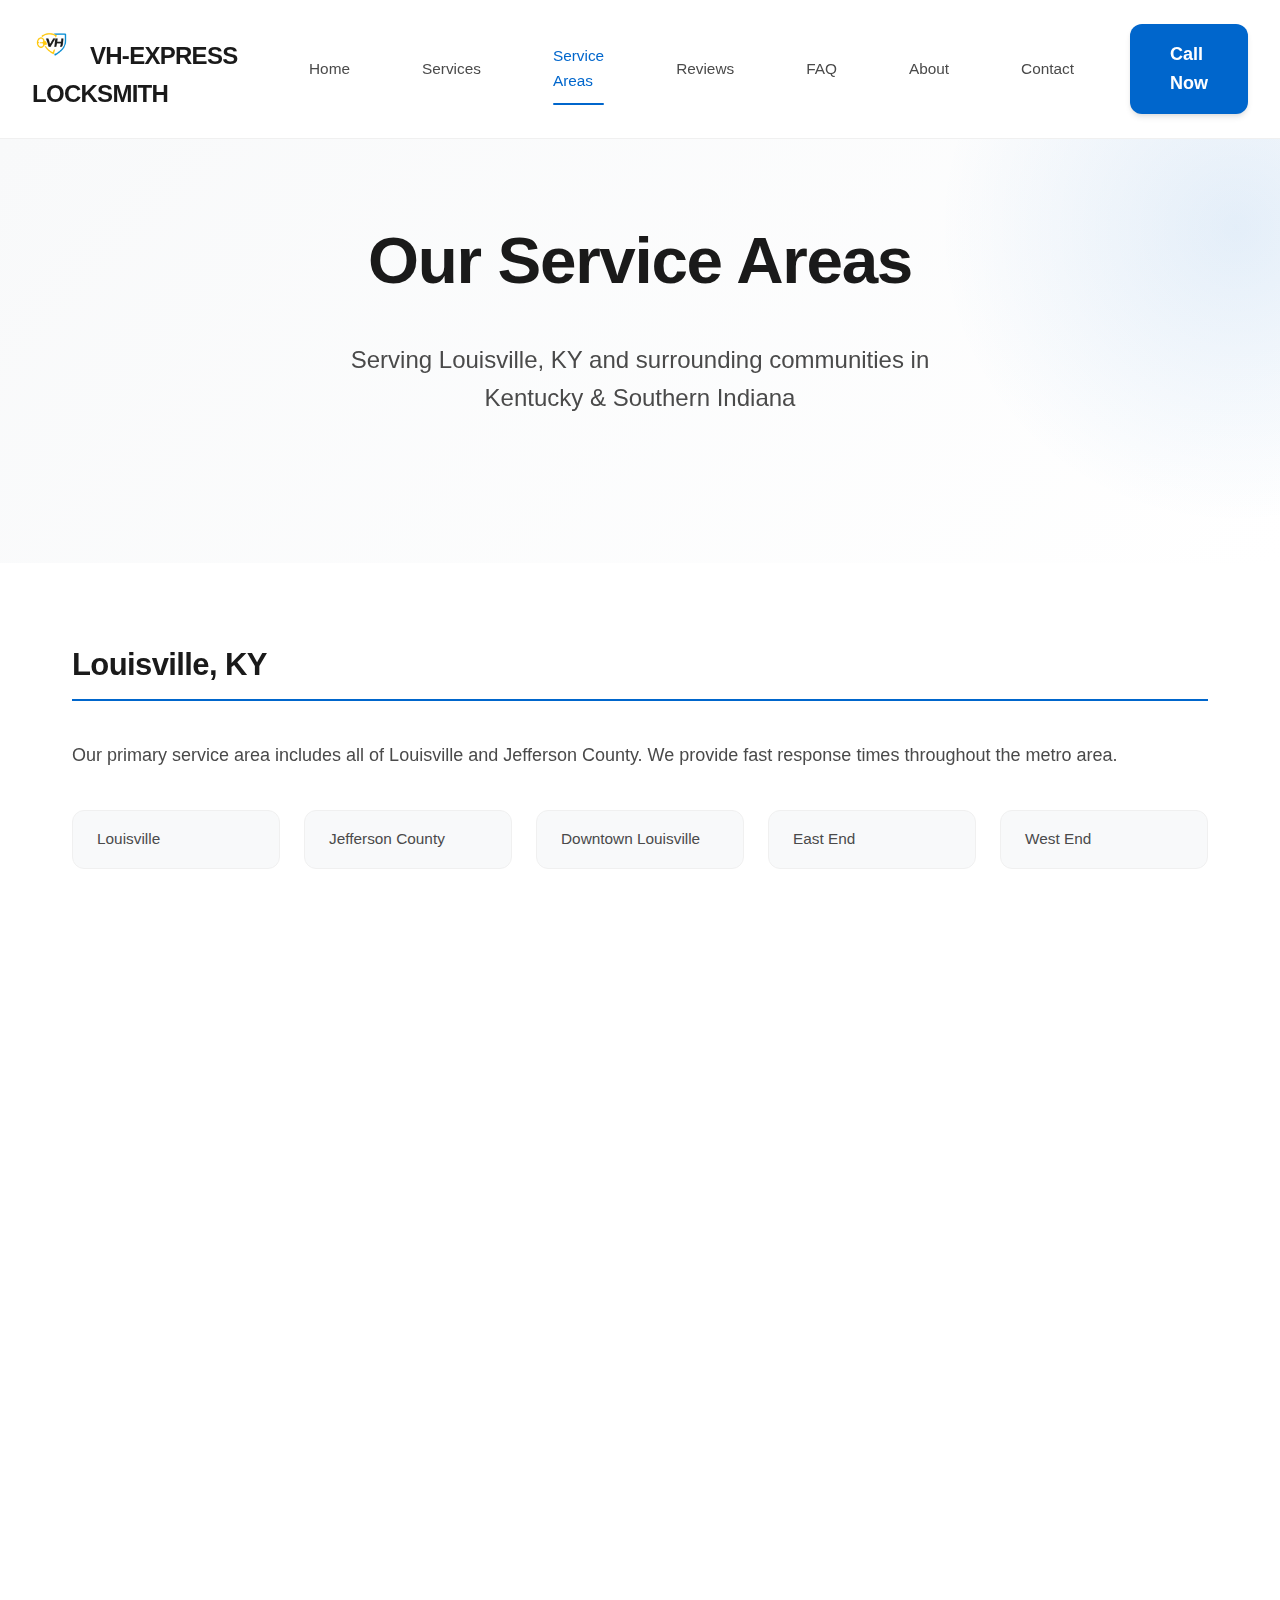
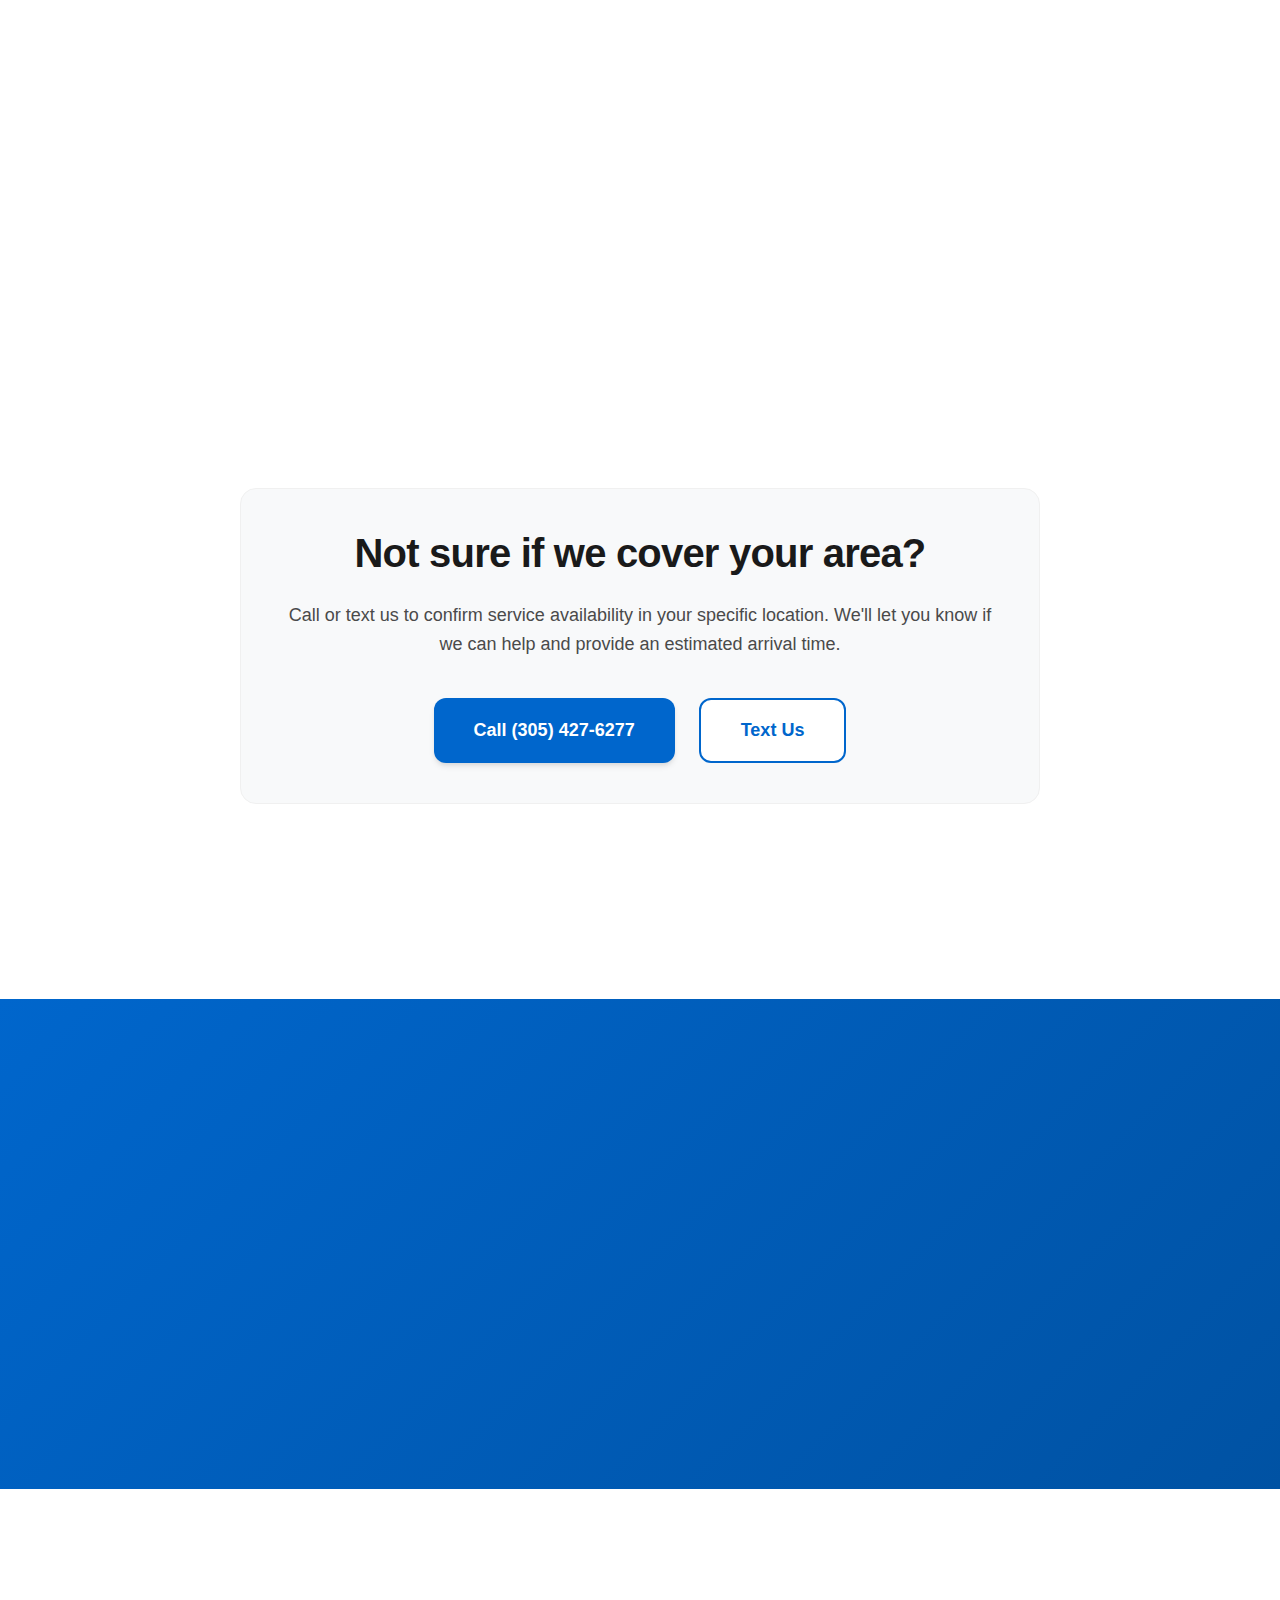
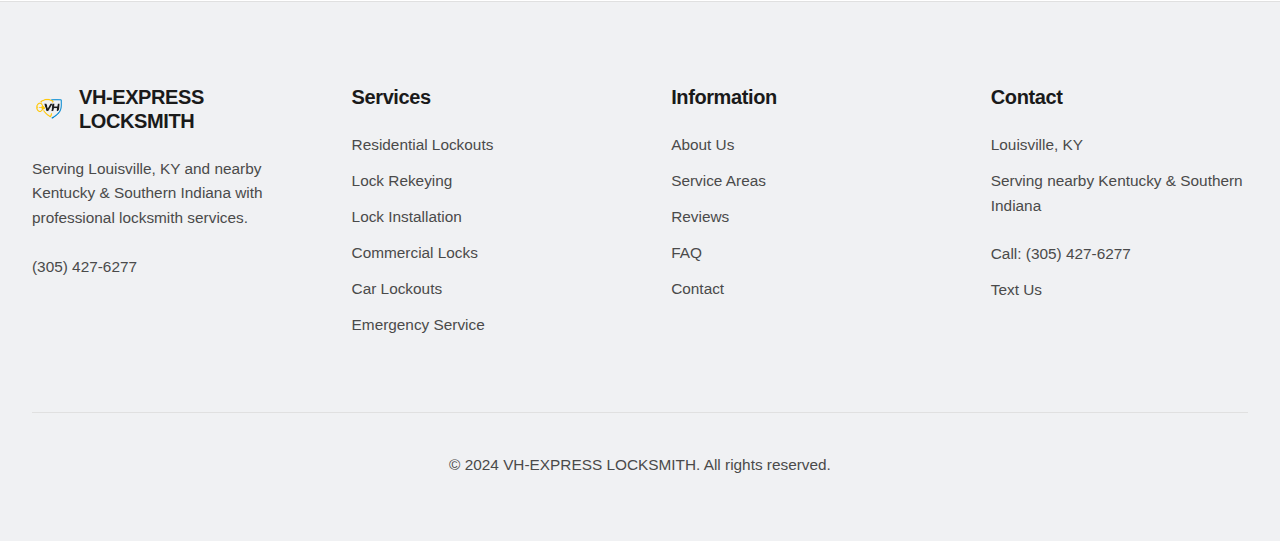
<file: service-areas.html>
<!DOCTYPE html>
<html lang="en">
<head>
  <meta charset="UTF-8">
  <meta name="viewport" content="width=device-width, initial-scale=1.0">
  <meta name="description" content="Locksmith service areas: Louisville, KY, Jefferson County, and nearby Kentucky & Southern Indiana communities. Call to confirm service in your area.">
  <title>Service Areas | Locksmith in Louisville, KY & Surrounding Areas</title>
  <link rel="canonical" href="https://yoursite.com/service-areas.html">
  
  <meta property="og:title" content="Locksmith Service Areas - Louisville, KY">
  <meta property="og:description" content="Serving Louisville, KY and nearby Kentucky & Southern Indiana. Call to confirm service availability in your area.">
  <meta property="og:type" content="website">
  <meta property="og:url" content="https://yoursite.com/service-areas.html">
  
  <link rel="stylesheet" href="assets/styles.css">
  <link rel="stylesheet" href="assets/animations.css">
</head>
<body>
  <header class="header">
    <div class="header-inner">
      <a href="index.html" class="logo">
        <img src="assets/VS%20logo.png" alt="VH-EXPRESS LOCKSMITH" style="height: 40px; width: auto;">
        <span style="margin-left: 12px;">VH-EXPRESS LOCKSMITH</span>
      </a>
      <nav class="nav">
        <a href="index.html" class="nav-link">Home</a>
        <a href="services.html" class="nav-link">Services</a>
        <a href="service-areas.html" class="nav-link active">Service Areas</a>
        <a href="reviews.html" class="nav-link">Reviews</a>
        <a href="faq.html" class="nav-link">FAQ</a>
        <a href="about.html" class="nav-link">About</a>
        <a href="contact.html" class="nav-link">Contact</a>
        <a href="tel:+13054276277" class="btn btn-primary">Call Now</a>
      </nav>
      <button class="mobile-menu-toggle" aria-label="Toggle menu" aria-expanded="false">
        <svg width="24" height="24" viewBox="0 0 24 24" fill="none" stroke="currentColor" stroke-width="2">
          <path d="M3 12h18M3 6h18M3 18h18"/>
        </svg>
      </button>
    </div>
  </header>

  <section class="hero" style="padding: var(--space-2xl) 0;">
    <div class="container">
      <div class="hero-inner reveal">
        <h1 class="hero-title">Our Service Areas</h1>
        <p class="hero-subtitle">Serving Louisville, KY and surrounding communities in Kentucky & Southern Indiana</p>
      </div>
    </div>
  </section>

  <section class="section">
    <div class="container">
      <div id="louisville" class="area-category reveal">
        <h2 class="area-category-title">Louisville, KY</h2>
        <p style="margin-bottom: var(--space-lg); color: var(--color-text-light);">Our primary service area includes all of Louisville and Jefferson County. We provide fast response times throughout the metro area.</p>
        <ul class="area-list">
          <li class="area-item reveal-stagger">Louisville</li>
          <li class="area-item reveal-stagger">Jefferson County</li>
          <li class="area-item reveal-stagger">Downtown Louisville</li>
          <li class="area-item reveal-stagger">East End</li>
          <li class="area-item reveal-stagger">West End</li>
          <li class="area-item reveal-stagger">South End</li>
          <li class="area-item reveal-stagger">Highlands</li>
          <li class="area-item reveal-stagger">St. Matthews</li>
          <li class="area-item reveal-stagger">Middletown</li>
          <li class="area-item reveal-stagger">Jeffersontown</li>
          <li class="area-item reveal-stagger">Okolona</li>
          <li class="area-item reveal-stagger">Shively</li>
          <li class="area-item reveal-stagger">Pleasure Ridge Park</li>
          <li class="area-item reveal-stagger">Fern Creek</li>
          <li class="area-item reveal-stagger">Valley Station</li>
        </ul>
      </div>

      <div id="kentucky" class="area-category reveal">
        <h2 class="area-category-title">Nearby Kentucky Areas</h2>
        <p style="margin-bottom: var(--space-lg); color: var(--color-text-light);">We also serve nearby communities in Kentucky. Response times may vary based on distance from Louisville.</p>
        <ul class="area-list">
          <li class="area-item reveal-stagger">Bullitt County</li>
          <li class="area-item reveal-stagger">Oldham County</li>
          <li class="area-item reveal-stagger">Shelby County</li>
          <li class="area-item reveal-stagger">Spencer County</li>
          <li class="area-item reveal-stagger">Nelson County</li>
          <li class="area-item reveal-stagger">Hardin County</li>
          <li class="area-item reveal-stagger">Meade County</li>
          <li class="area-item reveal-stagger">Shepherdsville</li>
          <li class="area-item reveal-stagger">Mount Washington</li>
          <li class="area-item reveal-stagger">La Grange</li>
          <li class="area-item reveal-stagger">Shelbyville</li>
          <li class="area-item reveal-stagger">Taylorsville</li>
          <li class="area-item reveal-stagger">Bardstown</li>
          <li class="area-item reveal-stagger">Elizabethtown</li>
          <li class="area-item reveal-stagger">Fort Knox</li>
          <li class="area-item reveal-stagger">Brandenburg</li>
        </ul>
      </div>

      <div id="indiana" class="area-category reveal">
        <h2 class="area-category-title">Southern Indiana</h2>
        <p style="margin-bottom: var(--space-lg); color: var(--color-text-light);">We provide locksmith services to communities in Southern Indiana, including the greater Louisville metro area.</p>
        <ul class="area-list">
          <li class="area-item reveal-stagger">Clark County, IN</li>
          <li class="area-item reveal-stagger">Floyd County, IN</li>
          <li class="area-item reveal-stagger">New Albany</li>
          <li class="area-item reveal-stagger">Jeffersonville</li>
          <li class="area-item reveal-stagger">Clarksville</li>
          <li class="area-item reveal-stagger">Sellersburg</li>
          <li class="area-item reveal-stagger">Charlestown</li>
          <li class="area-item reveal-stagger">Georgetown</li>
          <li class="area-item reveal-stagger">Harrison County, IN</li>
          <li class="area-item reveal-stagger">Corydon</li>
        </ul>
      </div>

      <div class="card" style="max-width: 800px; margin: var(--space-3xl) auto 0; text-align: center; background: var(--color-bg-light);" class="reveal">
        <h3 style="margin-bottom: var(--space-md);">Not sure if we cover your area?</h3>
        <p style="margin-bottom: var(--space-lg); color: var(--color-text-light);">Call or text us to confirm service availability in your specific location. We'll let you know if we can help and provide an estimated arrival time.</p>
        <div style="display: flex; gap: var(--space-md); justify-content: center; flex-wrap: wrap;">
          <a href="tel:+13054276277" class="btn btn-primary">Call (305) 427-6277</a>
          <a href="sms:+13054276277?body=Hello, I need a locksmith callback in Louisville/KY/IN. My name is __. My address is __." class="btn btn-secondary">Text Us</a>
        </div>
      </div>
    </div>
  </section>

  <section class="cta-section">
    <div class="container">
      <div class="reveal">
        <h2>Need Locksmith Service in Your Area?</h2>
        <p>Call or text us now to confirm service availability and get fast, reliable locksmith help.</p>
        <div style="display: flex; gap: var(--space-md); justify-content: center; flex-wrap: wrap;">
          <a href="tel:+13054276277" class="btn btn-lg" style="background: white; color: var(--color-primary);">Call (305) 427-6277</a>
          <a href="contact.html" class="btn btn-lg" style="background: rgba(255,255,255,0.2); color: white; border: 2px solid white;">Contact Us</a>
        </div>
      </div>
    </div>
  </section>

  <footer class="footer">
    <div class="footer-inner">
      <div class="footer-content">
        <div class="footer-section">
          <div style="display: flex; align-items: center; gap: 12px; margin-bottom: var(--space-md);">
            <img src="assets/VS%20logo.png" alt="VH-EXPRESS LOCKSMITH" style="height: 35px; width: auto;">
            <h4 style="margin: 0;">VH-EXPRESS LOCKSMITH</h4>
          </div>
          <p>Serving Louisville, KY and nearby Kentucky & Southern Indiana with professional locksmith services.</p>
          <p style="margin-top: var(--space-md);">
            <a href="tel:+13054276277">(305) 427-6277</a>
          </p>
        </div>
        <div class="footer-section">
          <h4>Services</h4>
          <a href="services.html#residential">Residential Lockouts</a>
          <a href="services.html#rekeying">Lock Rekeying</a>
          <a href="services.html#installation">Lock Installation</a>
          <a href="services.html#commercial">Commercial Locks</a>
          <a href="services.html#auto">Car Lockouts</a>
          <a href="services.html#emergency">Emergency Service</a>
        </div>
        <div class="footer-section">
          <h4>Information</h4>
          <a href="about.html">About Us</a>
          <a href="service-areas.html">Service Areas</a>
          <a href="reviews.html">Reviews</a>
          <a href="faq.html">FAQ</a>
          <a href="contact.html">Contact</a>
        </div>
        <div class="footer-section">
          <h4>Contact</h4>
          <p>Louisville, KY</p>
          <p>Serving nearby Kentucky & Southern Indiana</p>
          <p style="margin-top: var(--space-md);">
            <a href="tel:+13054276277">Call: (305) 427-6277</a>
          </p>
          <p>
            <a href="sms:+13054276277?body=Hello, I need a locksmith callback in Louisville/KY/IN. My name is __. My address is __.">Text Us</a>
          </p>
        </div>
      </div>
      <div class="footer-bottom">
        <p>&copy; 2024 VH-EXPRESS LOCKSMITH. All rights reserved.</p>
      </div>
    </div>
  </footer>

  <div class="floating-cta">
    <a href="tel:+13054276277" class="btn btn-primary">Call</a>
    <a href="sms:+13054276277?body=Hello, I need a locksmith callback in Louisville/KY/IN. My name is __. My address is __." class="btn btn-secondary">Text</a>
  </div>

  <script src="assets/main.js"></script>
</body>
</html>
</file>
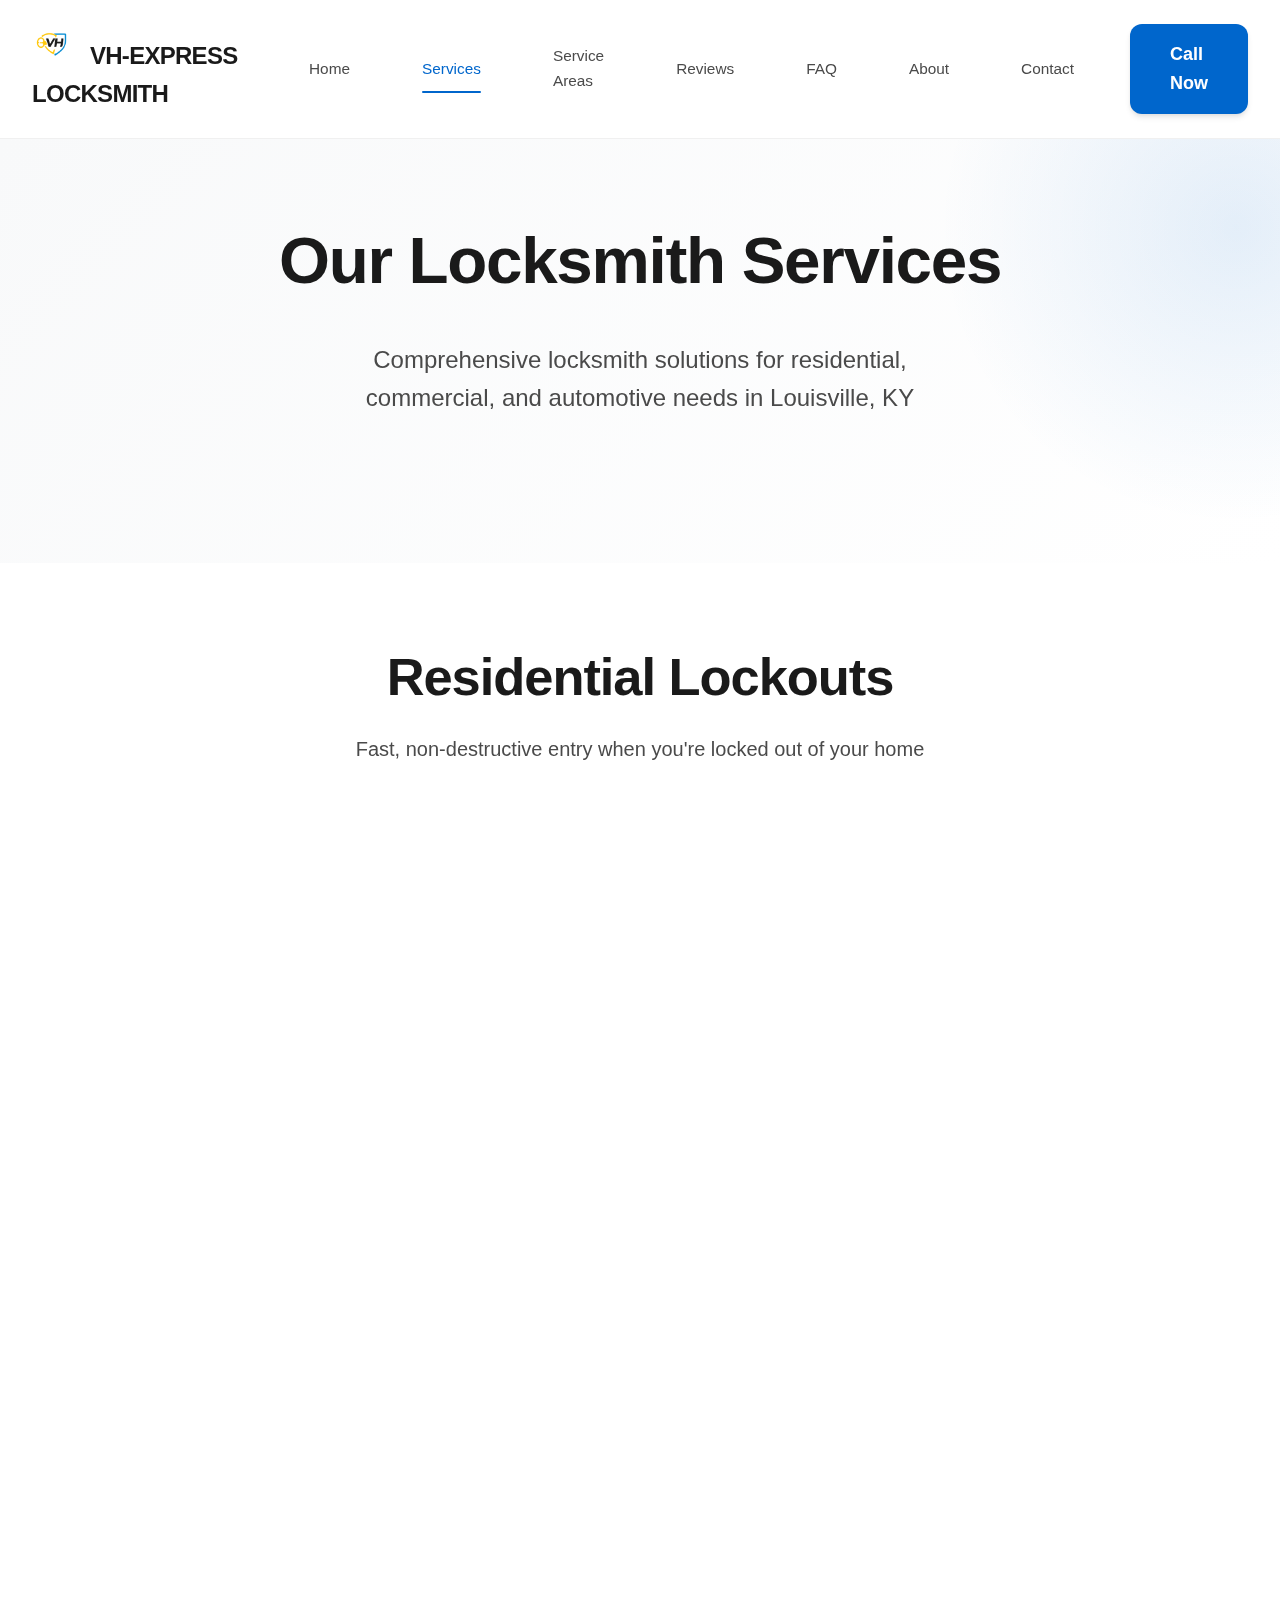
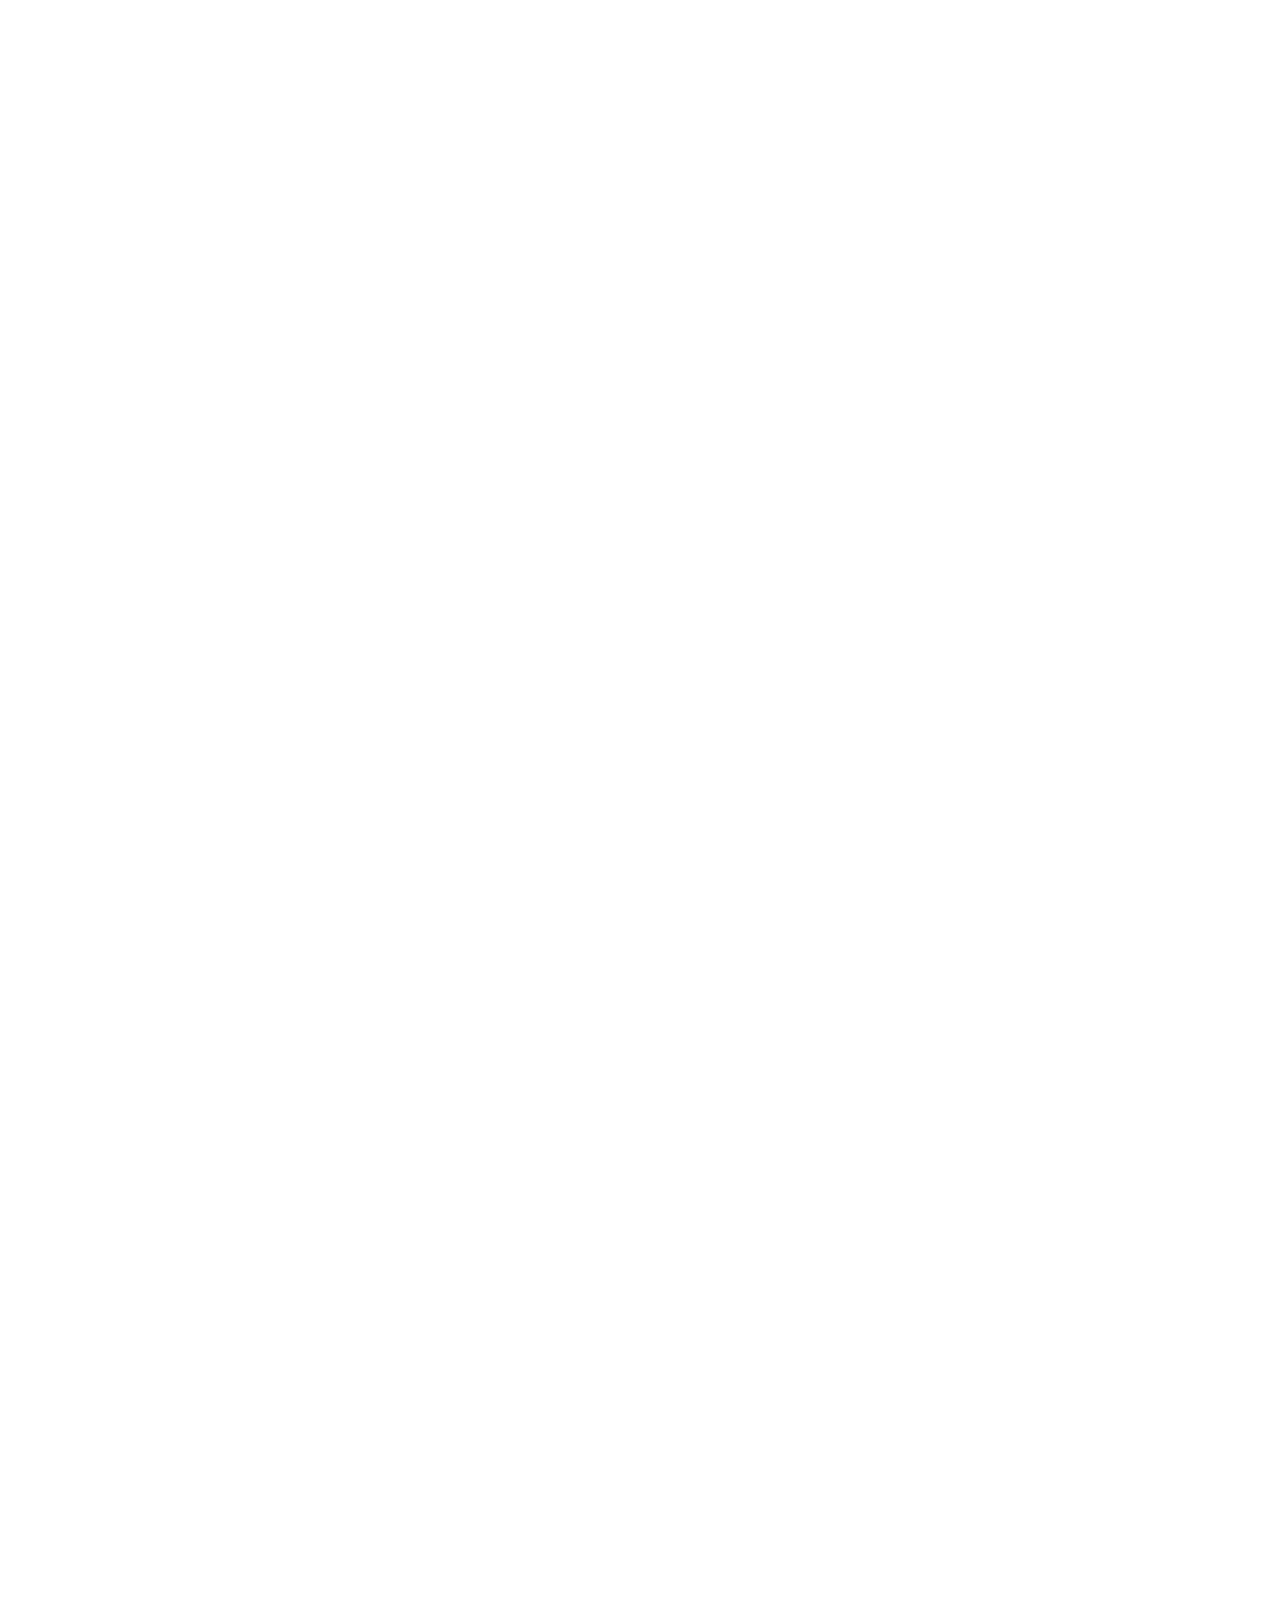
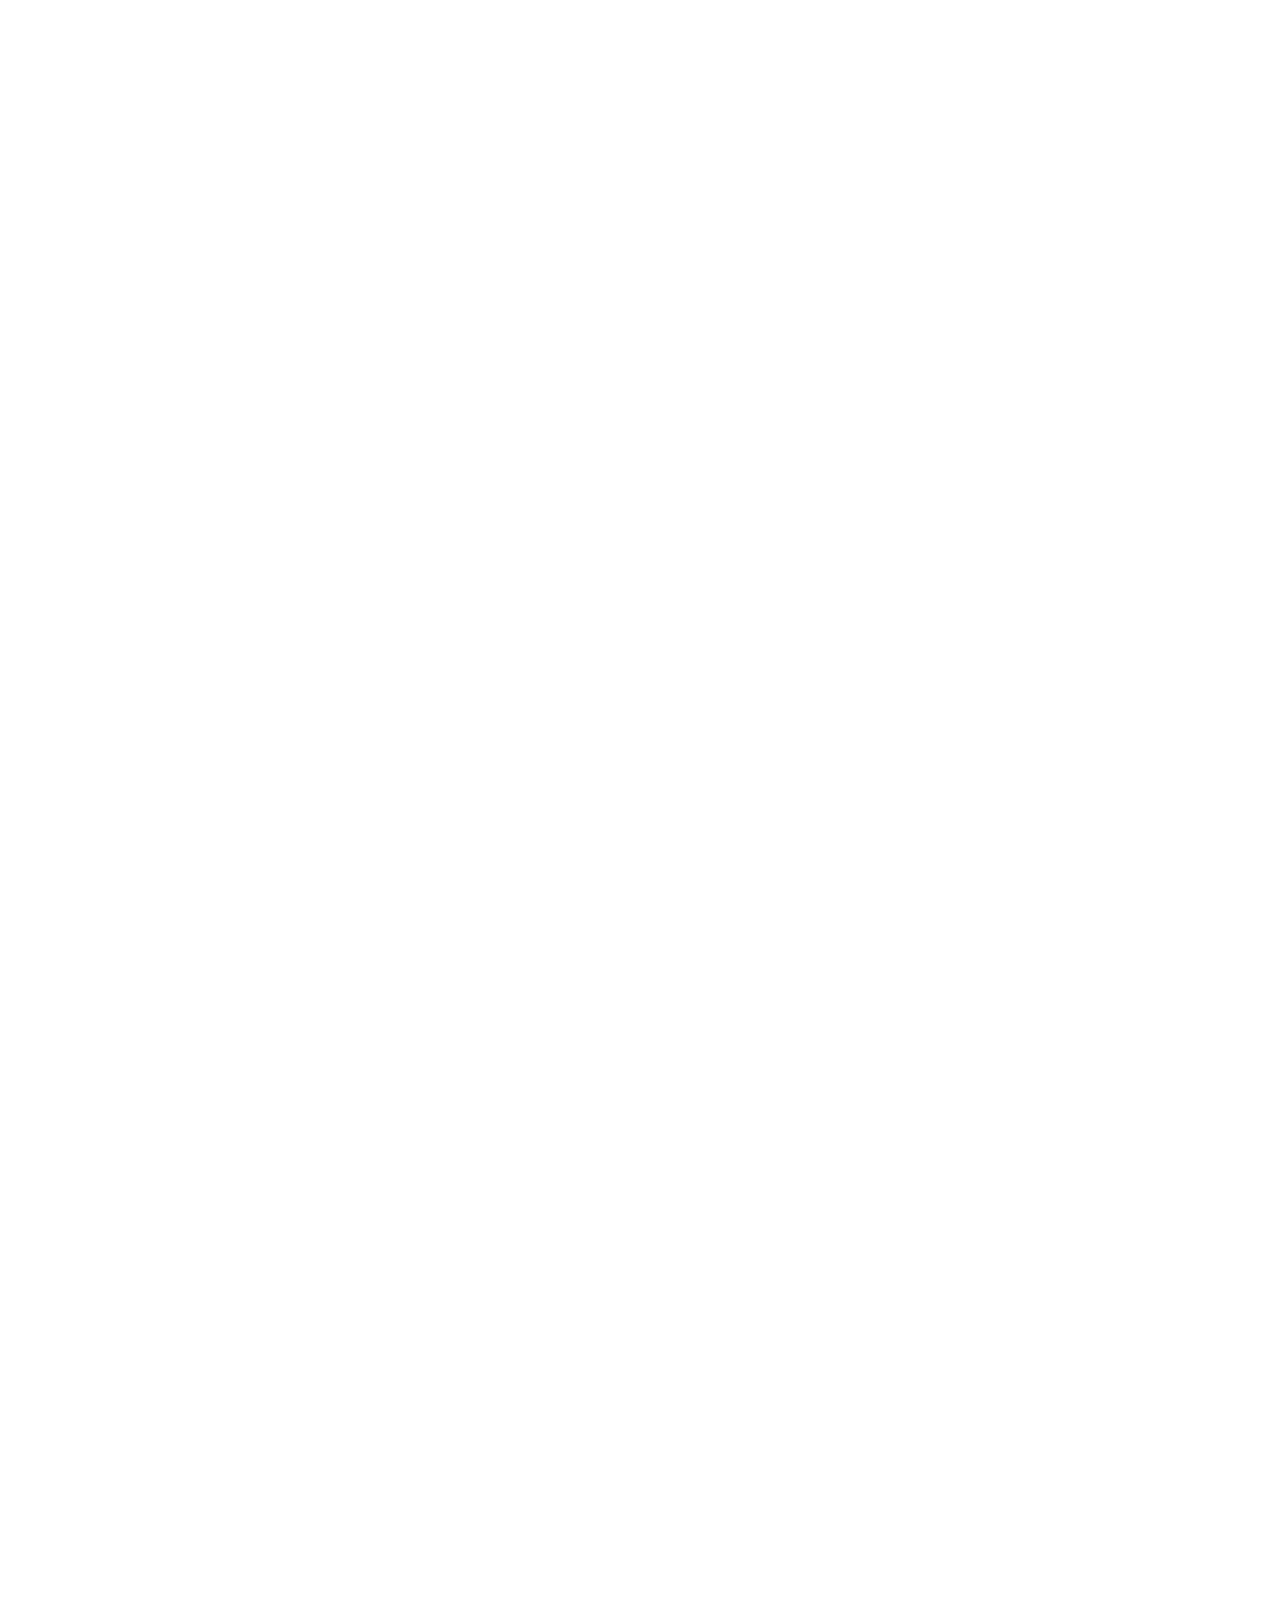
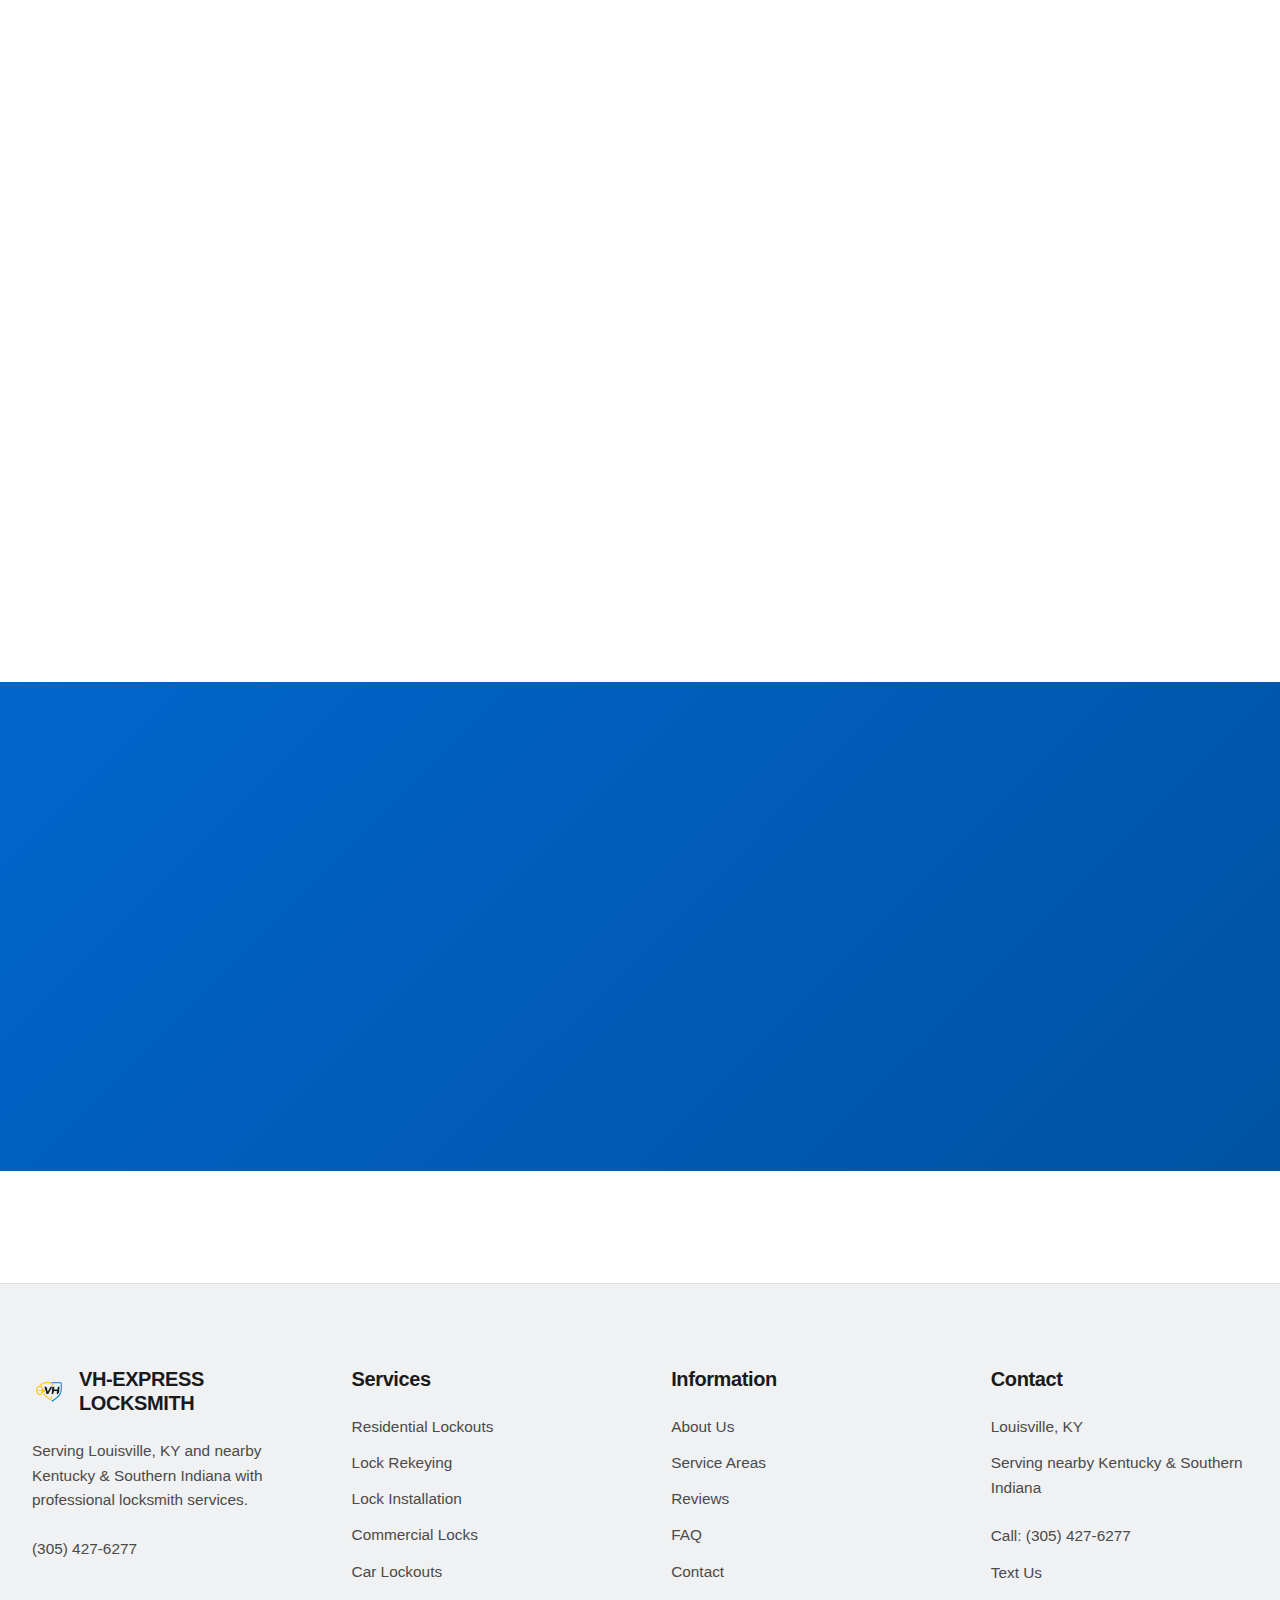
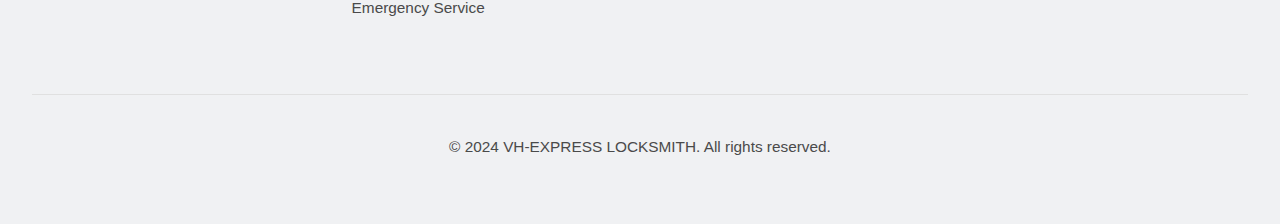
<file: services.html>
<!DOCTYPE html>
<html lang="en">
<head>
  <meta charset="UTF-8">
  <meta name="viewport" content="width=device-width, initial-scale=1.0">
  <meta name="description" content="Complete locksmith services in Louisville, KY: residential lockouts, lock rekeying, installation, commercial locks, car lockouts, and 24/7 emergency service.">
  <title>Locksmith Services in Louisville, KY | Residential, Commercial, Auto</title>
  <link rel="canonical" href="https://yoursite.com/services.html">
  
  <meta property="og:title" content="Locksmith Services in Louisville, KY">
  <meta property="og:description" content="Professional locksmith services: residential, commercial, auto lockouts, lock installation, rekeying, and 24/7 emergency service.">
  <meta property="og:type" content="website">
  <meta property="og:url" content="https://yoursite.com/services.html">
  
  <link rel="stylesheet" href="assets/styles.css">
  <link rel="stylesheet" href="assets/animations.css">
</head>
<body>
  <header class="header">
    <div class="header-inner">
      <a href="index.html" class="logo">
        <img src="assets/VS%20logo.png" alt="VH-EXPRESS LOCKSMITH" style="height: 40px; width: auto;">
        <span style="margin-left: 12px;">VH-EXPRESS LOCKSMITH</span>
      </a>
      <nav class="nav">
        <a href="index.html" class="nav-link">Home</a>
        <a href="services.html" class="nav-link active">Services</a>
        <a href="service-areas.html" class="nav-link">Service Areas</a>
        <a href="reviews.html" class="nav-link">Reviews</a>
        <a href="faq.html" class="nav-link">FAQ</a>
        <a href="about.html" class="nav-link">About</a>
        <a href="contact.html" class="nav-link">Contact</a>
        <a href="tel:+13054276277" class="btn btn-primary">Call Now</a>
      </nav>
      <button class="mobile-menu-toggle" aria-label="Toggle menu" aria-expanded="false">
        <svg width="24" height="24" viewBox="0 0 24 24" fill="none" stroke="currentColor" stroke-width="2">
          <path d="M3 12h18M3 6h18M3 18h18"/>
        </svg>
      </button>
    </div>
  </header>

  <section class="hero" style="padding: var(--space-2xl) 0;">
    <div class="container">
      <div class="hero-inner reveal">
        <h1 class="hero-title">Our Locksmith Services</h1>
        <p class="hero-subtitle">Comprehensive locksmith solutions for residential, commercial, and automotive needs in Louisville, KY</p>
      </div>
    </div>
  </section>

  <section class="section">
    <div class="container">
      <div id="residential" class="section-header reveal">
        <h2 class="section-title">Residential Lockouts</h2>
        <p class="section-subtitle">Fast, non-destructive entry when you're locked out of your home</p>
      </div>
      <div class="grid grid-2" style="align-items: center; margin-bottom: var(--space-3xl);">
        <div class="reveal-stagger">
          <p>Getting locked out of your home is stressful, but we're here to help. Our experienced locksmiths use professional techniques to get you back inside quickly and safely, without damaging your locks or doors.</p>
          <ul style="list-style: none; padding: 0; margin: var(--space-lg) 0;">
            <li style="padding: var(--space-xs) 0; display: flex; align-items: start; gap: var(--space-sm);">
              <svg width="20" height="20" viewBox="0 0 24 24" fill="none" stroke="currentColor" stroke-width="2" style="color: var(--color-success); flex-shrink: 0; margin-top: 2px;">
                <polyline points="20 6 9 17 4 12"/>
              </svg>
              <span>Non-destructive entry methods</span>
            </li>
            <li style="padding: var(--space-xs) 0; display: flex; align-items: start; gap: var(--space-sm);">
              <svg width="20" height="20" viewBox="0 0 24 24" fill="none" stroke="currentColor" stroke-width="2" style="color: var(--color-success); flex-shrink: 0; margin-top: 2px;">
                <polyline points="20 6 9 17 4 12"/>
              </svg>
              <span>Fast response times</span>
            </li>
            <li style="padding: var(--space-xs) 0; display: flex; align-items: start; gap: var(--space-sm);">
              <svg width="20" height="20" viewBox="0 0 24 24" fill="none" stroke="currentColor" stroke-width="2" style="color: var(--color-success); flex-shrink: 0; margin-top: 2px;">
                <polyline points="20 6 9 17 4 12"/>
              </svg>
              <span>All types of residential locks</span>
            </li>
            <li style="padding: var(--space-xs) 0; display: flex; align-items: start; gap: var(--space-sm);">
              <svg width="20" height="20" viewBox="0 0 24 24" fill="none" stroke="currentColor" stroke-width="2" style="color: var(--color-success); flex-shrink: 0; margin-top: 2px;">
                <polyline points="20 6 9 17 4 12"/>
              </svg>
              <span>Available 24/7 for emergencies</span>
            </li>
          </ul>
          <a href="tel:+13054276277" class="btn btn-primary">Call Now</a>
        </div>
        <div class="card reveal-stagger">
          <svg class="card-icon" viewBox="0 0 24 24" fill="none" stroke="currentColor" stroke-width="2">
            <rect x="3" y="11" width="18" height="11" rx="2" ry="2"/><path d="M7 11V7a5 5 0 0 1 10 0v4"/>
          </svg>
          <h3 class="card-title">Need Help Now?</h3>
          <p class="card-text">Call or text us for immediate assistance with your residential lockout.</p>
          <a href="tel:+13054276277" class="card-cta">(305) 427-6277 →</a>
        </div>
      </div>

      <div id="rekeying" class="section-header reveal">
        <h2 class="section-title">Lock Rekeying</h2>
        <p class="section-subtitle">Change your locks without replacing them</p>
      </div>
      <div class="grid grid-2" style="align-items: center; margin-bottom: var(--space-3xl);">
        <div class="card reveal-stagger">
          <svg class="card-icon" viewBox="0 0 24 24" fill="none" stroke="currentColor" stroke-width="2">
            <rect x="3" y="8" width="18" height="4" rx="1"/><path d="M12 8v13M8 12h8"/>
          </svg>
          <h3 class="card-title">Professional Rekeying</h3>
          <p class="card-text">We can rekey your existing locks to work with new keys, saving you money compared to full lock replacement.</p>
        </div>
        <div class="reveal-stagger">
          <p>Lock rekeying is an affordable way to change your locks when moving into a new home, after losing keys, or when you need to restrict access. We adjust the internal mechanism of your existing locks so they work with new keys.</p>
          <ul style="list-style: none; padding: 0; margin: var(--space-lg) 0;">
            <li style="padding: var(--space-xs) 0; display: flex; align-items: start; gap: var(--space-sm);">
              <svg width="20" height="20" viewBox="0 0 24 24" fill="none" stroke="currentColor" stroke-width="2" style="color: var(--color-success); flex-shrink: 0; margin-top: 2px;">
                <polyline points="20 6 9 17 4 12"/>
              </svg>
              <span>More cost-effective than replacement</span>
            </li>
            <li style="padding: var(--space-xs) 0; display: flex; align-items: start; gap: var(--space-sm);">
              <svg width="20" height="20" viewBox="0 0 24 24" fill="none" stroke="currentColor" stroke-width="2" style="color: var(--color-success); flex-shrink: 0; margin-top: 2px;">
                <polyline points="20 6 9 17 4 12"/>
              </svg>
              <span>Works with most lock types</span>
            </li>
            <li style="padding: var(--space-xs) 0; display: flex; align-items: start; gap: var(--space-sm);">
              <svg width="20" height="20" viewBox="0 0 24 24" fill="none" stroke="currentColor" stroke-width="2" style="color: var(--color-success); flex-shrink: 0; margin-top: 2px;">
                <polyline points="20 6 9 17 4 12"/>
              </svg>
              <span>Can create master key systems</span>
            </li>
            <li style="padding: var(--space-xs) 0; display: flex; align-items: start; gap: var(--space-sm);">
              <svg width="20" height="20" viewBox="0 0 24 24" fill="none" stroke="currentColor" stroke-width="2" style="color: var(--color-success); flex-shrink: 0; margin-top: 2px;">
                <polyline points="20 6 9 17 4 12"/>
              </svg>
              <span>Same-day service available</span>
            </li>
          </ul>
          <a href="tel:+13054276277" class="btn btn-primary">Call Now</a>
        </div>
      </div>

      <div id="installation" class="section-header reveal">
        <h2 class="section-title">Lock Installation & Repair</h2>
        <p class="section-subtitle">Professional installation and repair of all lock types</p>
      </div>
      <div class="grid grid-2" style="align-items: center; margin-bottom: var(--space-3xl);">
        <div class="reveal-stagger">
          <p>Whether you need new locks installed or existing locks repaired, we provide professional service with quality hardware. We can help you choose the right locks for your security needs and install them correctly.</p>
          <ul style="list-style: none; padding: 0; margin: var(--space-lg) 0;">
            <li style="padding: var(--space-xs) 0; display: flex; align-items: start; gap: var(--space-sm);">
              <svg width="20" height="20" viewBox="0 0 24 24" fill="none" stroke="currentColor" stroke-width="2" style="color: var(--color-success); flex-shrink: 0; margin-top: 2px;">
                <polyline points="20 6 9 17 4 12"/>
              </svg>
              <span>Deadbolts, knob locks, and smart locks</span>
            </li>
            <li style="padding: var(--space-xs) 0; display: flex; align-items: start; gap: var(--space-sm);">
              <svg width="20" height="20" viewBox="0 0 24 24" fill="none" stroke="currentColor" stroke-width="2" style="color: var(--color-success); flex-shrink: 0; margin-top: 2px;">
                <polyline points="20 6 9 17 4 12"/>
              </svg>
              <span>Proper alignment and installation</span>
            </li>
            <li style="padding: var(--space-xs) 0; display: flex; align-items: start; gap: var(--space-sm);">
              <svg width="20" height="20" viewBox="0 0 24 24" fill="none" stroke="currentColor" stroke-width="2" style="color: var(--color-success); flex-shrink: 0; margin-top: 2px;">
                <polyline points="20 6 9 17 4 12"/>
              </svg>
              <span>Lock repair and troubleshooting</span>
            </li>
            <li style="padding: var(--space-xs) 0; display: flex; align-items: start; gap: var(--space-sm);">
              <svg width="20" height="20" viewBox="0 0 24 24" fill="none" stroke="currentColor" stroke-width="2" style="color: var(--color-success); flex-shrink: 0; margin-top: 2px;">
                <polyline points="20 6 9 17 4 12"/>
              </svg>
              <span>Security consultation available</span>
            </li>
          </ul>
          <a href="tel:+13054276277" class="btn btn-primary">Call Now</a>
        </div>
        <div class="card reveal-stagger">
          <svg class="card-icon" viewBox="0 0 24 24" fill="none" stroke="currentColor" stroke-width="2">
            <rect x="3" y="11" width="18" height="11" rx="2" ry="2"/><path d="M7 11V7a5 5 0 0 1 10 0v4"/><circle cx="12" cy="16" r="1"/>
          </svg>
          <h3 class="card-title">Expert Installation</h3>
          <p class="card-text">Proper installation ensures your locks work correctly and provide the security you need.</p>
          <a href="contact.html" class="card-cta">Get a Quote →</a>
        </div>
      </div>

      <div id="commercial" class="section-header reveal">
        <h2 class="section-title">Commercial Locks & Access Control</h2>
        <p class="section-subtitle">Business security solutions for offices, retail, and commercial properties</p>
      </div>
      <div class="grid grid-2" style="align-items: center; margin-bottom: var(--space-3xl);">
        <div class="card reveal-stagger">
          <svg class="card-icon" viewBox="0 0 24 24" fill="none" stroke="currentColor" stroke-width="2">
            <rect x="3" y="4" width="18" height="18" rx="2" ry="2"/><path d="M9 9h6M9 15h6"/>
          </svg>
          <h3 class="card-title">Business Security</h3>
          <p class="card-text">We provide comprehensive commercial locksmith services to protect your business.</p>
        </div>
        <div class="reveal-stagger">
          <p>Protect your business with professional commercial locksmith services. From basic lock installation to advanced access control systems, we help secure your commercial property.</p>
          <ul style="list-style: none; padding: 0; margin: var(--space-lg) 0;">
            <li style="padding: var(--space-xs) 0; display: flex; align-items: start; gap: var(--space-sm);">
              <svg width="20" height="20" viewBox="0 0 24 24" fill="none" stroke="currentColor" stroke-width="2" style="color: var(--color-success); flex-shrink: 0; margin-top: 2px;">
                <polyline points="20 6 9 17 4 12"/>
              </svg>
              <span>Master key systems</span>
            </li>
            <li style="padding: var(--space-xs) 0; display: flex; align-items: start; gap: var(--space-sm);">
              <svg width="20" height="20" viewBox="0 0 24 24" fill="none" stroke="currentColor" stroke-width="2" style="color: var(--color-success); flex-shrink: 0; margin-top: 2px;">
                <polyline points="20 6 9 17 4 12"/>
              </svg>
              <span>High-security locks</span>
            </li>
            <li style="padding: var(--space-xs) 0; display: flex; align-items: start; gap: var(--space-sm);">
              <svg width="20" height="20" viewBox="0 0 24 24" fill="none" stroke="currentColor" stroke-width="2" style="color: var(--color-success); flex-shrink: 0; margin-top: 2px;">
                <polyline points="20 6 9 17 4 12"/>
              </svg>
              <span>Access control consultation</span>
            </li>
            <li style="padding: var(--space-xs) 0; display: flex; align-items: start; gap: var(--space-sm);">
              <svg width="20" height="20" viewBox="0 0 24 24" fill="none" stroke="currentColor" stroke-width="2" style="color: var(--color-success); flex-shrink: 0; margin-top: 2px;">
                <polyline points="20 6 9 17 4 12"/>
              </svg>
              <span>Commercial lockout service</span>
            </li>
          </ul>
          <a href="tel:+13054276277" class="btn btn-primary">Call Now</a>
        </div>
      </div>

      <div id="auto" class="section-header reveal">
        <h2 class="section-title">Car Lockouts</h2>
        <p class="section-subtitle">Fast, damage-free vehicle unlocking service</p>
      </div>
      <div class="grid grid-2" style="align-items: center; margin-bottom: var(--space-3xl);">
        <div class="reveal-stagger">
          <p>Locked out of your car? We provide professional vehicle unlocking services for all makes and models. Our technicians use specialized tools and techniques to get you back in your vehicle without causing damage.</p>
          <ul style="list-style: none; padding: 0; margin: var(--space-lg) 0;">
            <li style="padding: var(--space-xs) 0; display: flex; align-items: start; gap: var(--space-sm);">
              <svg width="20" height="20" viewBox="0 0 24 24" fill="none" stroke="currentColor" stroke-width="2" style="color: var(--color-success); flex-shrink: 0; margin-top: 2px;">
                <polyline points="20 6 9 17 4 12"/>
              </svg>
              <span>All vehicle makes and models</span>
            </li>
            <li style="padding: var(--space-xs) 0; display: flex; align-items: start; gap: var(--space-sm);">
              <svg width="20" height="20" viewBox="0 0 24 24" fill="none" stroke="currentColor" stroke-width="2" style="color: var(--color-success); flex-shrink: 0; margin-top: 2px;">
                <polyline points="20 6 9 17 4 12"/>
              </svg>
              <span>Damage-free entry methods</span>
            </li>
            <li style="padding: var(--space-xs) 0; display: flex; align-items: start; gap: var(--space-sm);">
              <svg width="20" height="20" viewBox="0 0 24 24" fill="none" stroke="currentColor" stroke-width="2" style="color: var(--color-success); flex-shrink: 0; margin-top: 2px;">
                <polyline points="20 6 9 17 4 12"/>
              </svg>
              <span>Fast response times</span>
            </li>
            <li style="padding: var(--space-xs) 0; display: flex; align-items: start; gap: var(--space-sm);">
              <svg width="20" height="20" viewBox="0 0 24 24" fill="none" stroke="currentColor" stroke-width="2" style="color: var(--color-success); flex-shrink: 0; margin-top: 2px;">
                <polyline points="20 6 9 17 4 12"/>
              </svg>
              <span>Available 24/7</span>
            </li>
          </ul>
          <a href="tel:+13054276277" class="btn btn-primary">Call Now</a>
        </div>
        <div class="card reveal-stagger">
          <svg class="card-icon" viewBox="0 0 24 24" fill="none" stroke="currentColor" stroke-width="2">
            <path d="M5 12h14M12 5l7 7-7 7"/>
          </svg>
          <h3 class="card-title">Vehicle Lockout Help</h3>
          <p class="card-text">We can help with car, truck, and SUV lockouts. Call us for immediate assistance.</p>
          <a href="tel:+13054276277" class="card-cta">(305) 427-6277 →</a>
        </div>
      </div>

      <div id="emergency" class="section-header reveal">
        <h2 class="section-title">24/7 Emergency Locksmith Service</h2>
        <p class="section-subtitle">Available around the clock for urgent lock and key issues</p>
      </div>
      <div class="grid grid-2" style="align-items: center;">
        <div class="card reveal-stagger" style="background: linear-gradient(135deg, var(--color-primary) 0%, var(--color-primary-dark) 100%); color: white; border: none;">
          <svg class="card-icon" style="color: white;" viewBox="0 0 24 24" fill="none" stroke="currentColor" stroke-width="2">
            <circle cx="12" cy="12" r="10"/><polyline points="12 6 12 12 16 14"/>
          </svg>
          <h3 class="card-title" style="color: white;">Emergency Service</h3>
          <p class="card-text" style="color: rgba(255,255,255,0.9);">Locked out? Need urgent help? We're available 24 hours a day, 7 days a week.</p>
          <a href="tel:+13054276277" class="card-cta" style="color: white;">Call (305) 427-6277 →</a>
        </div>
        <div class="reveal-stagger">
          <p>Emergencies don't wait for business hours. Whether you're locked out of your home at midnight, need urgent commercial lock service, or have a vehicle lockout, we're here to help 24/7.</p>
          <ul style="list-style: none; padding: 0; margin: var(--space-lg) 0;">
            <li style="padding: var(--space-xs) 0; display: flex; align-items: start; gap: var(--space-sm);">
              <svg width="20" height="20" viewBox="0 0 24 24" fill="none" stroke="currentColor" stroke-width="2" style="color: var(--color-success); flex-shrink: 0; margin-top: 2px;">
                <polyline points="20 6 9 17 4 12"/>
              </svg>
              <span>Available 24 hours a day, every day</span>
            </li>
            <li style="padding: var(--space-xs) 0; display: flex; align-items: start; gap: var(--space-sm);">
              <svg width="20" height="20" viewBox="0 0 24 24" fill="none" stroke="currentColor" stroke-width="2" style="color: var(--color-success); flex-shrink: 0; margin-top: 2px;">
                <polyline points="20 6 9 17 4 12"/>
              </svg>
              <span>Fast response to emergency calls</span>
            </li>
            <li style="padding: var(--space-xs) 0; display: flex; align-items: start; gap: var(--space-sm);">
              <svg width="20" height="20" viewBox="0 0 24 24" fill="none" stroke="currentColor" stroke-width="2" style="color: var(--color-success); flex-shrink: 0; margin-top: 2px;">
                <polyline points="20 6 9 17 4 12"/>
              </svg>
              <span>All types of emergency lock services</span>
            </li>
            <li style="padding: var(--space-xs) 0; display: flex; align-items: start; gap: var(--space-sm);">
              <svg width="20" height="20" viewBox="0 0 24 24" fill="none" stroke="currentColor" stroke-width="2" style="color: var(--color-success); flex-shrink: 0; margin-top: 2px;">
                <polyline points="20 6 9 17 4 12"/>
              </svg>
              <span>Upfront pricing, even for emergencies</span>
            </li>
          </ul>
          <a href="tel:+13054276277" class="btn btn-primary btn-lg">Call Emergency Line</a>
        </div>
      </div>
    </div>
  </section>

  <section class="cta-section">
    <div class="container">
      <div class="reveal">
        <h2>Ready to Get Started?</h2>
        <p>Call or text us now for professional locksmith service in Louisville, KY</p>
        <div style="display: flex; gap: var(--space-md); justify-content: center; flex-wrap: wrap;">
          <a href="tel:+13054276277" class="btn btn-lg" style="background: white; color: var(--color-primary);">Call (305) 427-6277</a>
          <a href="contact.html" class="btn btn-lg" style="background: rgba(255,255,255,0.2); color: white; border: 2px solid white;">Get a Quote</a>
        </div>
      </div>
    </div>
  </section>

  <footer class="footer">
    <div class="footer-inner">
      <div class="footer-content">
        <div class="footer-section">
          <div style="display: flex; align-items: center; gap: 12px; margin-bottom: var(--space-md);">
            <img src="assets/VS%20logo.png" alt="VH-EXPRESS LOCKSMITH" style="height: 35px; width: auto;">
            <h4 style="margin: 0;">VH-EXPRESS LOCKSMITH</h4>
          </div>
          <p>Serving Louisville, KY and nearby Kentucky & Southern Indiana with professional locksmith services.</p>
          <p style="margin-top: var(--space-md);">
            <a href="tel:+13054276277">(305) 427-6277</a>
          </p>
        </div>
        <div class="footer-section">
          <h4>Services</h4>
          <a href="services.html#residential">Residential Lockouts</a>
          <a href="services.html#rekeying">Lock Rekeying</a>
          <a href="services.html#installation">Lock Installation</a>
          <a href="services.html#commercial">Commercial Locks</a>
          <a href="services.html#auto">Car Lockouts</a>
          <a href="services.html#emergency">Emergency Service</a>
        </div>
        <div class="footer-section">
          <h4>Information</h4>
          <a href="about.html">About Us</a>
          <a href="service-areas.html">Service Areas</a>
          <a href="reviews.html">Reviews</a>
          <a href="faq.html">FAQ</a>
          <a href="contact.html">Contact</a>
        </div>
        <div class="footer-section">
          <h4>Contact</h4>
          <p>Louisville, KY</p>
          <p>Serving nearby Kentucky & Southern Indiana</p>
          <p style="margin-top: var(--space-md);">
            <a href="tel:+13054276277">Call: (305) 427-6277</a>
          </p>
          <p>
            <a href="sms:+13054276277?body=Hello, I need a locksmith callback in Louisville/KY/IN. My name is __. My address is __.">Text Us</a>
          </p>
        </div>
      </div>
      <div class="footer-bottom">
        <p>&copy; 2024 VH-EXPRESS LOCKSMITH. All rights reserved.</p>
      </div>
    </div>
  </footer>

  <div class="floating-cta">
    <a href="tel:+13054276277" class="btn btn-primary">Call</a>
    <a href="sms:+13054276277?body=Hello, I need a locksmith callback in Louisville/KY/IN. My name is __. My address is __." class="btn btn-secondary">Text</a>
  </div>

  <script src="assets/main.js"></script>
</body>
</html>
</file>
<file: assets/styles.css>
/* ============================================
   LOCKSMITH WEBSITE - PREMIUM STYLES
   ============================================ */

:root {
  /* Colors */
  --color-primary: #0066cc;
  --color-primary-dark: #0052a3;
  --color-primary-light: #3385d6;
  --color-accent: #00b8a9;
  --color-text: #1a1a1a;
  --color-text-light: #4a4a4a;
  --color-text-muted: #6b6b6b;
  --color-bg: #ffffff;
  --color-bg-light: #f8f9fa;
  --color-bg-dark: #f0f1f3;
  --color-border: #e0e0e0;
  --color-border-light: #f0f0f0;
  --color-success: #10b981;
  --color-error: #ef4444;
  
  /* Typography */
  --font-sans: -apple-system, BlinkMacSystemFont, 'Segoe UI', 'Roboto', 'Oxygen', 'Ubuntu', 'Cantarell', 'Fira Sans', 'Droid Sans', 'Helvetica Neue', sans-serif;
  --font-mono: 'SF Mono', Monaco, 'Cascadia Code', 'Roboto Mono', Consolas, 'Courier New', monospace;
  
  /* Spacing */
  --space-xs: clamp(0.5rem, 0.4vw + 0.4rem, 0.75rem);
  --space-sm: clamp(0.75rem, 0.6vw + 0.6rem, 1rem);
  --space-md: clamp(1rem, 1vw + 0.8rem, 1.5rem);
  --space-lg: clamp(1.5rem, 2vw + 1.2rem, 2.5rem);
  --space-xl: clamp(2rem, 3vw + 1.5rem, 4rem);
  --space-2xl: clamp(3rem, 4vw + 2rem, 6rem);
  --space-3xl: clamp(4rem, 5vw + 3rem, 8rem);
  
  /* Typography Scale */
  --text-xs: clamp(0.75rem, 0.1vw + 0.7rem, 0.875rem);
  --text-sm: clamp(0.875rem, 0.2vw + 0.8rem, 1rem);
  --text-base: clamp(1rem, 0.3vw + 0.9rem, 1.125rem);
  --text-lg: clamp(1.125rem, 0.4vw + 1rem, 1.25rem);
  --text-xl: clamp(1.25rem, 0.6vw + 1.1rem, 1.5rem);
  --text-2xl: clamp(1.5rem, 0.8vw + 1.3rem, 2rem);
  --text-3xl: clamp(2rem, 1.2vw + 1.6rem, 2.5rem);
  --text-4xl: clamp(2.5rem, 1.6vw + 2rem, 3.5rem);
  --text-5xl: clamp(3rem, 2vw + 2.5rem, 4.5rem);
  
  /* Layout */
  --container-width: min(100% - 2rem, 1200px);
  --container-padding: clamp(1rem, 4vw, 2rem);
  --border-radius: 12px;
  --border-radius-lg: 16px;
  --border-radius-xl: 24px;
  
  /* Shadows */
  --shadow-sm: 0 1px 2px 0 rgba(0, 0, 0, 0.05);
  --shadow-md: 0 4px 6px -1px rgba(0, 0, 0, 0.1), 0 2px 4px -1px rgba(0, 0, 0, 0.06);
  --shadow-lg: 0 10px 15px -3px rgba(0, 0, 0, 0.1), 0 4px 6px -2px rgba(0, 0, 0, 0.05);
  --shadow-xl: 0 20px 25px -5px rgba(0, 0, 0, 0.1), 0 10px 10px -5px rgba(0, 0, 0, 0.04);
  --shadow-glow: 0 0 20px rgba(0, 102, 204, 0.15);
  
  /* Transitions */
  --transition-fast: 150ms cubic-bezier(0.4, 0, 0.2, 1);
  --transition-base: 300ms cubic-bezier(0.4, 0, 0.2, 1);
  --transition-slow: 500ms cubic-bezier(0.4, 0, 0.2, 1);
  
  /* Glass effect */
  --glass-bg: rgba(255, 255, 255, 0.8);
  --glass-border: rgba(255, 255, 255, 0.2);
  --backdrop-blur: blur(12px);
}

* {
  margin: 0;
  padding: 0;
  box-sizing: border-box;
}

html {
  scroll-behavior: smooth;
  -webkit-font-smoothing: antialiased;
  -moz-osx-font-smoothing: grayscale;
}

@media (prefers-reduced-motion: reduce) {
  html {
    scroll-behavior: auto;
  }
  
  *,
  *::before,
  *::after {
    animation-duration: 0.01ms !important;
    animation-iteration-count: 1 !important;
    transition-duration: 0.01ms !important;
  }
}

body {
  font-family: var(--font-sans);
  font-size: var(--text-base);
  line-height: 1.6;
  color: var(--color-text);
  background-color: var(--color-bg);
  overflow-x: hidden;
}

/* Typography */
h1, h2, h3, h4, h5, h6 {
  font-weight: 600;
  line-height: 1.2;
  color: var(--color-text);
  letter-spacing: -0.02em;
}

h1 {
  font-size: var(--text-5xl);
  font-weight: 700;
}

h2 {
  font-size: var(--text-4xl);
}

h3 {
  font-size: var(--text-3xl);
}

h4 {
  font-size: var(--text-2xl);
}

p {
  margin-bottom: var(--space-md);
  color: var(--color-text-light);
}

a {
  color: var(--color-primary);
  text-decoration: none;
  transition: color var(--transition-fast);
}

a:hover {
  color: var(--color-primary-dark);
}

/* Container */
.container {
  width: var(--container-width);
  margin: 0 auto;
  padding: 0 var(--container-padding);
}

.section {
  padding: var(--space-2xl) 0;
}

.section-lg {
  padding: var(--space-3xl) 0;
}

/* Header */
.header {
  position: sticky;
  top: 0;
  z-index: 1000;
  background: var(--glass-bg);
  backdrop-filter: var(--backdrop-blur);
  -webkit-backdrop-filter: var(--backdrop-blur);
  border-bottom: 1px solid var(--color-border-light);
  transition: all var(--transition-base);
}

.header.scrolled {
  box-shadow: var(--shadow-md);
  background: rgba(255, 255, 255, 0.95);
}

.header-inner {
  display: flex;
  align-items: center;
  justify-content: space-between;
  padding: var(--space-md) var(--container-padding);
  max-width: 1400px;
  margin: 0 auto;
}

.logo {
  font-size: var(--text-xl);
  font-weight: 700;
  color: var(--color-text);
  letter-spacing: -0.03em;
}

.nav {
  display: flex;
  gap: var(--space-lg);
  align-items: center;
}

.nav-link {
  font-size: var(--text-sm);
  font-weight: 500;
  color: var(--color-text-light);
  padding: var(--space-xs) var(--space-sm);
  border-radius: var(--border-radius);
  transition: all var(--transition-fast);
  position: relative;
}

.nav-link:hover {
  color: var(--color-primary);
  background: rgba(0, 102, 204, 0.05);
}

.nav-link.active {
  color: var(--color-primary);
}

.nav-link.active::after {
  content: '';
  position: absolute;
  bottom: 0;
  left: var(--space-sm);
  right: var(--space-sm);
  height: 2px;
  background: var(--color-primary);
  border-radius: 2px;
}

.mobile-menu-toggle {
  display: none;
  background: none;
  border: none;
  cursor: pointer;
  padding: var(--space-xs);
  color: var(--color-text);
}

/* Buttons */
.btn {
  display: inline-flex;
  align-items: center;
  justify-content: center;
  gap: var(--space-xs);
  padding: var(--space-sm) var(--space-lg);
  font-size: var(--text-base);
  font-weight: 600;
  border: none;
  border-radius: var(--border-radius);
  cursor: pointer;
  transition: all var(--transition-base);
  text-decoration: none;
  min-height: 44px;
  position: relative;
  overflow: hidden;
}

.btn-primary {
  background: var(--color-primary);
  color: white;
  box-shadow: var(--shadow-md);
}

.btn-primary:hover {
  background: var(--color-primary-dark);
  transform: translateY(-2px);
  box-shadow: var(--shadow-lg), var(--shadow-glow);
}

.btn-primary:active {
  transform: translateY(0);
}

.btn-secondary {
  background: var(--color-bg);
  color: var(--color-primary);
  border: 2px solid var(--color-primary);
}

.btn-secondary:hover {
  background: var(--color-primary);
  color: white;
  transform: translateY(-2px);
}

.btn-ghost {
  background: transparent;
  color: var(--color-text);
  border: 1px solid var(--color-border);
}

.btn-ghost:hover {
  background: var(--color-bg-light);
  border-color: var(--color-primary);
  color: var(--color-primary);
}

.btn-lg {
  padding: var(--space-md) var(--space-xl);
  font-size: var(--text-lg);
  min-height: 52px;
}

.btn-icon {
  width: 20px;
  height: 20px;
  flex-shrink: 0;
}

/* Hero */
.hero {
  position: relative;
  padding: var(--space-3xl) 0;
  background: linear-gradient(135deg, var(--color-bg-light) 0%, var(--color-bg) 100%);
  overflow: hidden;
}

.hero::before {
  content: '';
  position: absolute;
  top: -50%;
  right: -20%;
  width: 600px;
  height: 600px;
  background: radial-gradient(circle, rgba(0, 102, 204, 0.1) 0%, transparent 70%);
  border-radius: 50%;
  pointer-events: none;
}

.hero-inner {
  position: relative;
  z-index: 1;
  max-width: 800px;
  margin: 0 auto;
  text-align: center;
}

.hero-title {
  margin-bottom: var(--space-lg);
  color: var(--color-text);
}

.hero-subtitle {
  font-size: var(--text-xl);
  color: var(--color-text-light);
  margin-bottom: var(--space-xl);
  max-width: 600px;
  margin-left: auto;
  margin-right: auto;
}

.hero-cta {
  display: flex;
  gap: var(--space-md);
  justify-content: center;
  flex-wrap: wrap;
  margin-bottom: var(--space-xl);
}

.trust-badges {
  display: flex;
  gap: var(--space-lg);
  justify-content: center;
  flex-wrap: wrap;
  margin-top: var(--space-xl);
  padding-top: var(--space-xl);
  border-top: 1px solid var(--color-border-light);
}

.badge {
  display: flex;
  align-items: center;
  gap: var(--space-xs);
  font-size: var(--text-sm);
  color: var(--color-text-light);
}

.badge-icon {
  width: 20px;
  height: 20px;
  color: var(--color-success);
}

/* Cards */
.card {
  background: var(--color-bg);
  border: 1px solid var(--color-border-light);
  border-radius: var(--border-radius-lg);
  padding: var(--space-lg);
  transition: all var(--transition-base);
  height: 100%;
  display: flex;
  flex-direction: column;
}

.card:hover {
  transform: translateY(-4px);
  box-shadow: var(--shadow-xl);
  border-color: var(--color-primary);
}

.card-icon {
  width: 48px;
  height: 48px;
  margin-bottom: var(--space-md);
  color: var(--color-primary);
}

.card-title {
  font-size: var(--text-xl);
  margin-bottom: var(--space-sm);
}

.card-text {
  flex-grow: 1;
  color: var(--color-text-light);
  margin-bottom: var(--space-md);
}

.card-cta {
  margin-top: auto;
  font-size: var(--text-sm);
  font-weight: 600;
  color: var(--color-primary);
}

/* Grid */
.grid {
  display: grid;
  gap: var(--space-lg);
}

.grid-2 {
  grid-template-columns: repeat(auto-fit, minmax(280px, 1fr));
}

.grid-3 {
  grid-template-columns: repeat(auto-fit, minmax(300px, 1fr));
}

.grid-4 {
  grid-template-columns: repeat(auto-fit, minmax(250px, 1fr));
}

/* Section Headers */
.section-header {
  text-align: center;
  margin-bottom: var(--space-2xl);
  max-width: 700px;
  margin-left: auto;
  margin-right: auto;
}

.section-title {
  margin-bottom: var(--space-md);
}

.section-subtitle {
  font-size: var(--text-lg);
  color: var(--color-text-light);
}

/* Reviews */
.review-card {
  background: var(--color-bg-light);
  border-radius: var(--border-radius-lg);
  padding: var(--space-lg);
  border: 1px solid var(--color-border-light);
}

.review-stars {
  display: flex;
  gap: 4px;
  margin-bottom: var(--space-sm);
  color: #fbbf24;
}

.review-text {
  font-style: italic;
  color: var(--color-text-light);
  margin-bottom: var(--space-md);
}

.review-author {
  font-weight: 600;
  font-size: var(--text-sm);
  color: var(--color-text);
}

/* FAQ */
.faq-item {
  border: 1px solid var(--color-border-light);
  border-radius: var(--border-radius);
  margin-bottom: var(--space-md);
  overflow: hidden;
  background: var(--color-bg);
}

.faq-question {
  width: 100%;
  padding: var(--space-lg);
  text-align: left;
  background: none;
  border: none;
  font-size: var(--text-lg);
  font-weight: 600;
  color: var(--color-text);
  cursor: pointer;
  display: flex;
  justify-content: space-between;
  align-items: center;
  gap: var(--space-md);
  transition: background var(--transition-fast);
}

.faq-question:hover {
  background: var(--color-bg-light);
}

.faq-question[aria-expanded="true"] {
  background: var(--color-bg-light);
}

.faq-icon {
  width: 24px;
  height: 24px;
  flex-shrink: 0;
  transition: transform var(--transition-base);
  color: var(--color-primary);
}

.faq-question[aria-expanded="true"] .faq-icon {
  transform: rotate(180deg);
}

.faq-answer {
  max-height: 0;
  overflow: hidden;
  transition: max-height var(--transition-slow), padding var(--transition-base);
  padding: 0 var(--space-lg);
}

.faq-answer.open {
  padding: 0 var(--space-lg) var(--space-lg);
}

.faq-answer-content {
  color: var(--color-text-light);
  line-height: 1.7;
}

/* Form */
.form {
  max-width: 600px;
  margin: 0 auto;
}

.form-group {
  margin-bottom: var(--space-lg);
}

.form-label {
  display: block;
  font-weight: 600;
  margin-bottom: var(--space-xs);
  color: var(--color-text);
  font-size: var(--text-sm);
}

.form-input,
.form-select,
.form-textarea {
  width: 100%;
  padding: var(--space-sm) var(--space-md);
  font-size: var(--text-base);
  font-family: var(--font-sans);
  border: 2px solid var(--color-border);
  border-radius: var(--border-radius);
  background: var(--color-bg);
  color: var(--color-text);
  transition: all var(--transition-fast);
  min-height: 44px;
}

.form-input:focus,
.form-select:focus,
.form-textarea:focus {
  outline: none;
  border-color: var(--color-primary);
  box-shadow: 0 0 0 3px rgba(0, 102, 204, 0.1);
}

.form-textarea {
  min-height: 120px;
  resize: vertical;
}

.form-checkbox {
  display: flex;
  align-items: flex-start;
  gap: var(--space-sm);
  margin-bottom: var(--space-lg);
}

.form-checkbox input {
  margin-top: 4px;
  width: 20px;
  height: 20px;
  flex-shrink: 0;
  cursor: pointer;
}

.form-checkbox label {
  font-size: var(--text-sm);
  color: var(--color-text-light);
  cursor: pointer;
}

.form-error {
  color: var(--color-error);
  font-size: var(--text-sm);
  margin-top: var(--space-xs);
  display: none;
}

.form-error.show {
  display: block;
}

.form-success {
  display: none;
  padding: var(--space-lg);
  background: rgba(16, 185, 129, 0.1);
  border: 1px solid var(--color-success);
  border-radius: var(--border-radius);
  color: var(--color-success);
  text-align: center;
  margin-bottom: var(--space-lg);
}

.form-success.show {
  display: block;
}

.form-loading {
  display: none;
  text-align: center;
  color: var(--color-text-light);
  margin-top: var(--space-md);
}

.form-loading.show {
  display: block;
}

.honeypot {
  position: absolute;
  left: -9999px;
  opacity: 0;
  pointer-events: none;
}

/* Footer */
.footer {
  background: var(--color-bg-dark);
  border-top: 1px solid var(--color-border);
  padding: var(--space-2xl) 0 var(--space-lg);
  margin-top: var(--space-3xl);
}

.footer-inner {
  max-width: 1400px;
  margin: 0 auto;
  padding: 0 var(--container-padding);
}

.footer-content {
  display: grid;
  grid-template-columns: repeat(auto-fit, minmax(250px, 1fr));
  gap: var(--space-xl);
  margin-bottom: var(--space-xl);
}

.footer-section h4 {
  font-size: var(--text-lg);
  margin-bottom: var(--space-md);
  color: var(--color-text);
}

.footer-section p,
.footer-section a {
  font-size: var(--text-sm);
  color: var(--color-text-light);
  margin-bottom: var(--space-xs);
  display: block;
}

.footer-bottom {
  text-align: center;
  padding-top: var(--space-lg);
  border-top: 1px solid var(--color-border);
  font-size: var(--text-sm);
  color: var(--color-text-muted);
}

/* Floating CTA (Mobile) */
.floating-cta {
  position: fixed;
  bottom: var(--space-md);
  left: var(--space-md);
  right: var(--space-md);
  z-index: 999;
  display: none;
  gap: var(--space-sm);
}

.floating-cta .btn {
  flex: 1;
  box-shadow: var(--shadow-xl);
}

/* Service Areas */
.area-category {
  margin-bottom: var(--space-2xl);
}

.area-category-title {
  font-size: var(--text-2xl);
  margin-bottom: var(--space-lg);
  color: var(--color-text);
  padding-bottom: var(--space-sm);
  border-bottom: 2px solid var(--color-primary);
}

.area-list {
  display: grid;
  grid-template-columns: repeat(auto-fill, minmax(200px, 1fr));
  gap: var(--space-md);
  list-style: none;
}

.area-item {
  padding: var(--space-sm) var(--space-md);
  background: var(--color-bg-light);
  border-radius: var(--border-radius);
  border: 1px solid var(--color-border-light);
  font-size: var(--text-sm);
  color: var(--color-text-light);
  transition: all var(--transition-fast);
}

.area-item:hover {
  background: var(--color-primary);
  color: white;
  transform: translateY(-2px);
  box-shadow: var(--shadow-md);
}

/* CTA Section */
.cta-section {
  background: linear-gradient(135deg, var(--color-primary) 0%, var(--color-primary-dark) 100%);
  color: white;
  padding: var(--space-3xl) 0;
  text-align: center;
  margin-top: var(--space-3xl);
}

.cta-section h2 {
  color: white;
  margin-bottom: var(--space-md);
}

.cta-section p {
  color: rgba(255, 255, 255, 0.9);
  font-size: var(--text-lg);
  margin-bottom: var(--space-xl);
}

.cta-section .btn {
  background: white;
  color: var(--color-primary);
}

.cta-section .btn:hover {
  background: var(--color-bg-light);
  transform: translateY(-2px);
}

/* Mobile Menu */
@media (max-width: 768px) {
  .nav {
    position: fixed;
    top: 70px;
    left: 0;
    right: 0;
    background: var(--color-bg);
    border-bottom: 1px solid var(--color-border);
    flex-direction: column;
    align-items: stretch;
    padding: var(--space-md);
    gap: var(--space-sm);
    transform: translateY(-100%);
    opacity: 0;
    visibility: hidden;
    transition: all var(--transition-base);
    box-shadow: var(--shadow-lg);
    z-index: 999;
    max-height: calc(100vh - 70px);
    overflow-y: auto;
  }
  
  .nav.mobile-open {
    transform: translateY(0);
    opacity: 1;
    visibility: visible;
  }
  
  .nav-link {
    padding: var(--space-md);
    border-radius: var(--border-radius);
    text-align: left;
  }
  
  .nav-link.active::after {
    display: none;
  }
  
  .mobile-menu-toggle {
    display: block;
  }
  
  .hero-cta {
    flex-direction: column;
  }
  
  .hero-cta .btn {
    width: 100%;
  }
  
  .floating-cta {
    display: flex;
  }
  
  .grid-3,
  .grid-4 {
    grid-template-columns: 1fr;
  }
  
  .trust-badges {
    flex-direction: column;
    align-items: center;
  }
  
  .footer-content {
    grid-template-columns: 1fr;
  }
}

@media (max-width: 480px) {
  .hero {
    padding: var(--space-2xl) 0;
  }
  
  .section {
    padding: var(--space-xl) 0;
  }
  
  .section-lg {
    padding: var(--space-2xl) 0;
  }
}
</file>
<file: assets/animations.css>
/* ============================================
   ANIMATIONS & MOTION DESIGN
   ============================================ */

/* Reveal on Scroll */
.reveal {
  opacity: 0;
  transform: translateY(30px);
  filter: blur(4px);
  transition: opacity 0.8s cubic-bezier(0.4, 0, 0.2, 1),
              transform 0.8s cubic-bezier(0.4, 0, 0.2, 1),
              filter 0.8s cubic-bezier(0.4, 0, 0.2, 1);
}

.reveal.revealed {
  opacity: 1;
  transform: translateY(0);
  filter: blur(0);
}

/* Stagger Animation */
.reveal-stagger {
  opacity: 0;
  transform: translateY(20px);
  transition: opacity 0.6s cubic-bezier(0.4, 0, 0.2, 1),
              transform 0.6s cubic-bezier(0.4, 0, 0.2, 1);
}

.reveal-stagger.revealed {
  opacity: 1;
  transform: translateY(0);
}

.reveal-stagger:nth-child(1) { transition-delay: 0ms; }
.reveal-stagger:nth-child(2) { transition-delay: 100ms; }
.reveal-stagger:nth-child(3) { transition-delay: 200ms; }
.reveal-stagger:nth-child(4) { transition-delay: 300ms; }
.reveal-stagger:nth-child(5) { transition-delay: 400ms; }
.reveal-stagger:nth-child(6) { transition-delay: 500ms; }
.reveal-stagger:nth-child(7) { transition-delay: 600ms; }
.reveal-stagger:nth-child(8) { transition-delay: 700ms; }
.reveal-stagger:nth-child(9) { transition-delay: 800ms; }
.reveal-stagger:nth-child(10) { transition-delay: 900ms; }
.reveal-stagger:nth-child(11) { transition-delay: 1000ms; }
.reveal-stagger:nth-child(12) { transition-delay: 1100ms; }

/* Parallax (subtle) */
.parallax {
  transition: transform 0.3s ease-out;
}

/* Fade In */
.fade-in {
  opacity: 0;
  animation: fadeIn 0.8s cubic-bezier(0.4, 0, 0.2, 1) forwards;
}

@keyframes fadeIn {
  to {
    opacity: 1;
  }
}

/* Scale In */
.scale-in {
  opacity: 0;
  transform: scale(0.95);
  animation: scaleIn 0.6s cubic-bezier(0.4, 0, 0.2, 1) forwards;
}

@keyframes scaleIn {
  to {
    opacity: 1;
    transform: scale(1);
  }
}

/* Button Press Animation */
.btn-press {
  position: relative;
  overflow: hidden;
}

.btn-press::before {
  content: '';
  position: absolute;
  top: 50%;
  left: 50%;
  width: 0;
  height: 0;
  border-radius: 50%;
  background: rgba(255, 255, 255, 0.3);
  transform: translate(-50%, -50%);
  transition: width 0.6s, height 0.6s;
}

.btn-press:active::before {
  width: 300px;
  height: 300px;
}

/* Card Hover Lift */
.card-lift {
  transition: transform 0.3s cubic-bezier(0.4, 0, 0.2, 1),
              box-shadow 0.3s cubic-bezier(0.4, 0, 0.2, 1);
}

.card-lift:hover {
  transform: translateY(-8px) scale(1.02);
}

/* Glow Effect */
.glow {
  position: relative;
}

.glow::after {
  content: '';
  position: absolute;
  top: 0;
  left: 0;
  right: 0;
  bottom: 0;
  border-radius: inherit;
  opacity: 0;
  box-shadow: 0 0 20px rgba(0, 102, 204, 0.4);
  transition: opacity 0.3s ease;
  pointer-events: none;
}

.glow:hover::after {
  opacity: 1;
}

/* Loading Spinner */
.spinner {
  display: inline-block;
  width: 20px;
  height: 20px;
  border: 3px solid rgba(255, 255, 255, 0.3);
  border-radius: 50%;
  border-top-color: white;
  animation: spin 0.8s linear infinite;
}

@keyframes spin {
  to {
    transform: rotate(360deg);
  }
}

/* Reduced Motion Override */
@media (prefers-reduced-motion: reduce) {
  .reveal,
  .reveal-stagger,
  .parallax,
  .fade-in,
  .scale-in {
    opacity: 1 !important;
    transform: none !important;
    filter: none !important;
    animation: none !important;
    transition: none !important;
  }
  
  .card-lift:hover {
    transform: none;
  }
  
  .btn-press::before {
    display: none;
  }
  
  .glow::after {
    display: none;
  }
}
</file>
